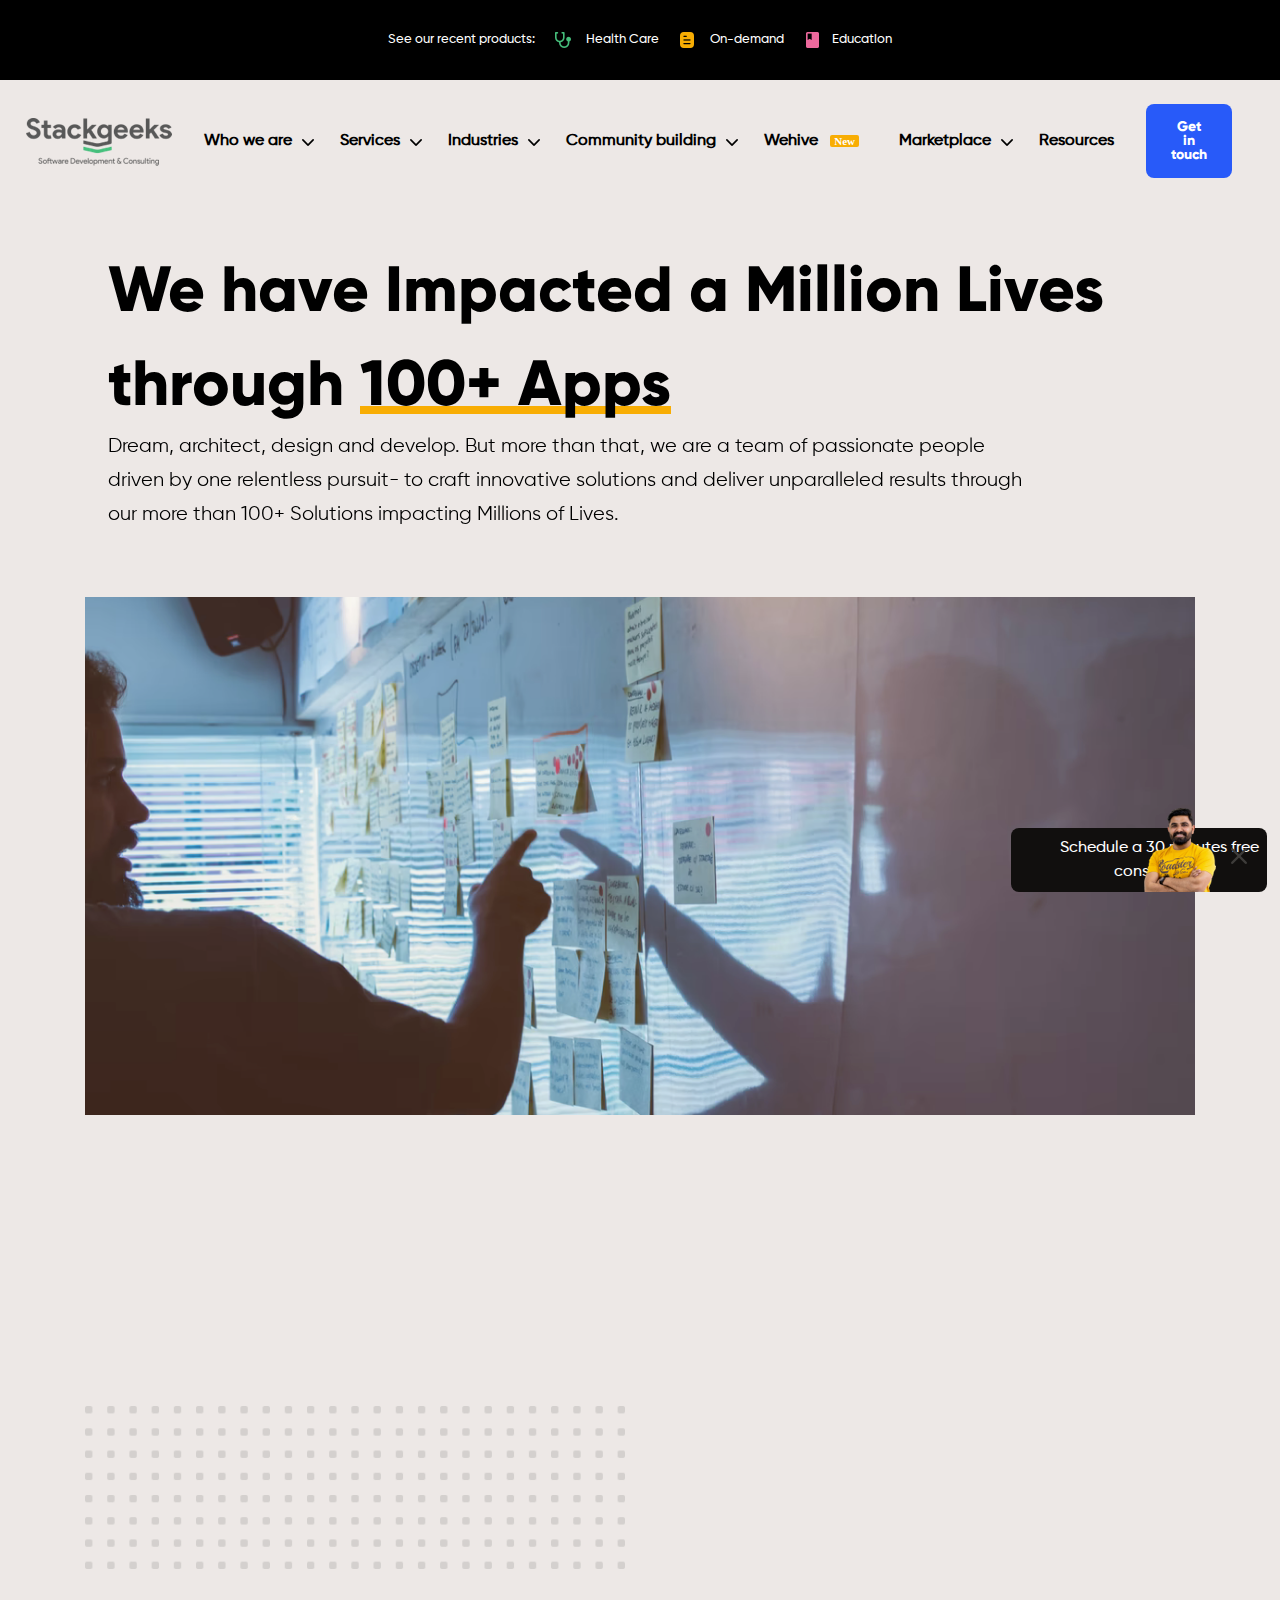
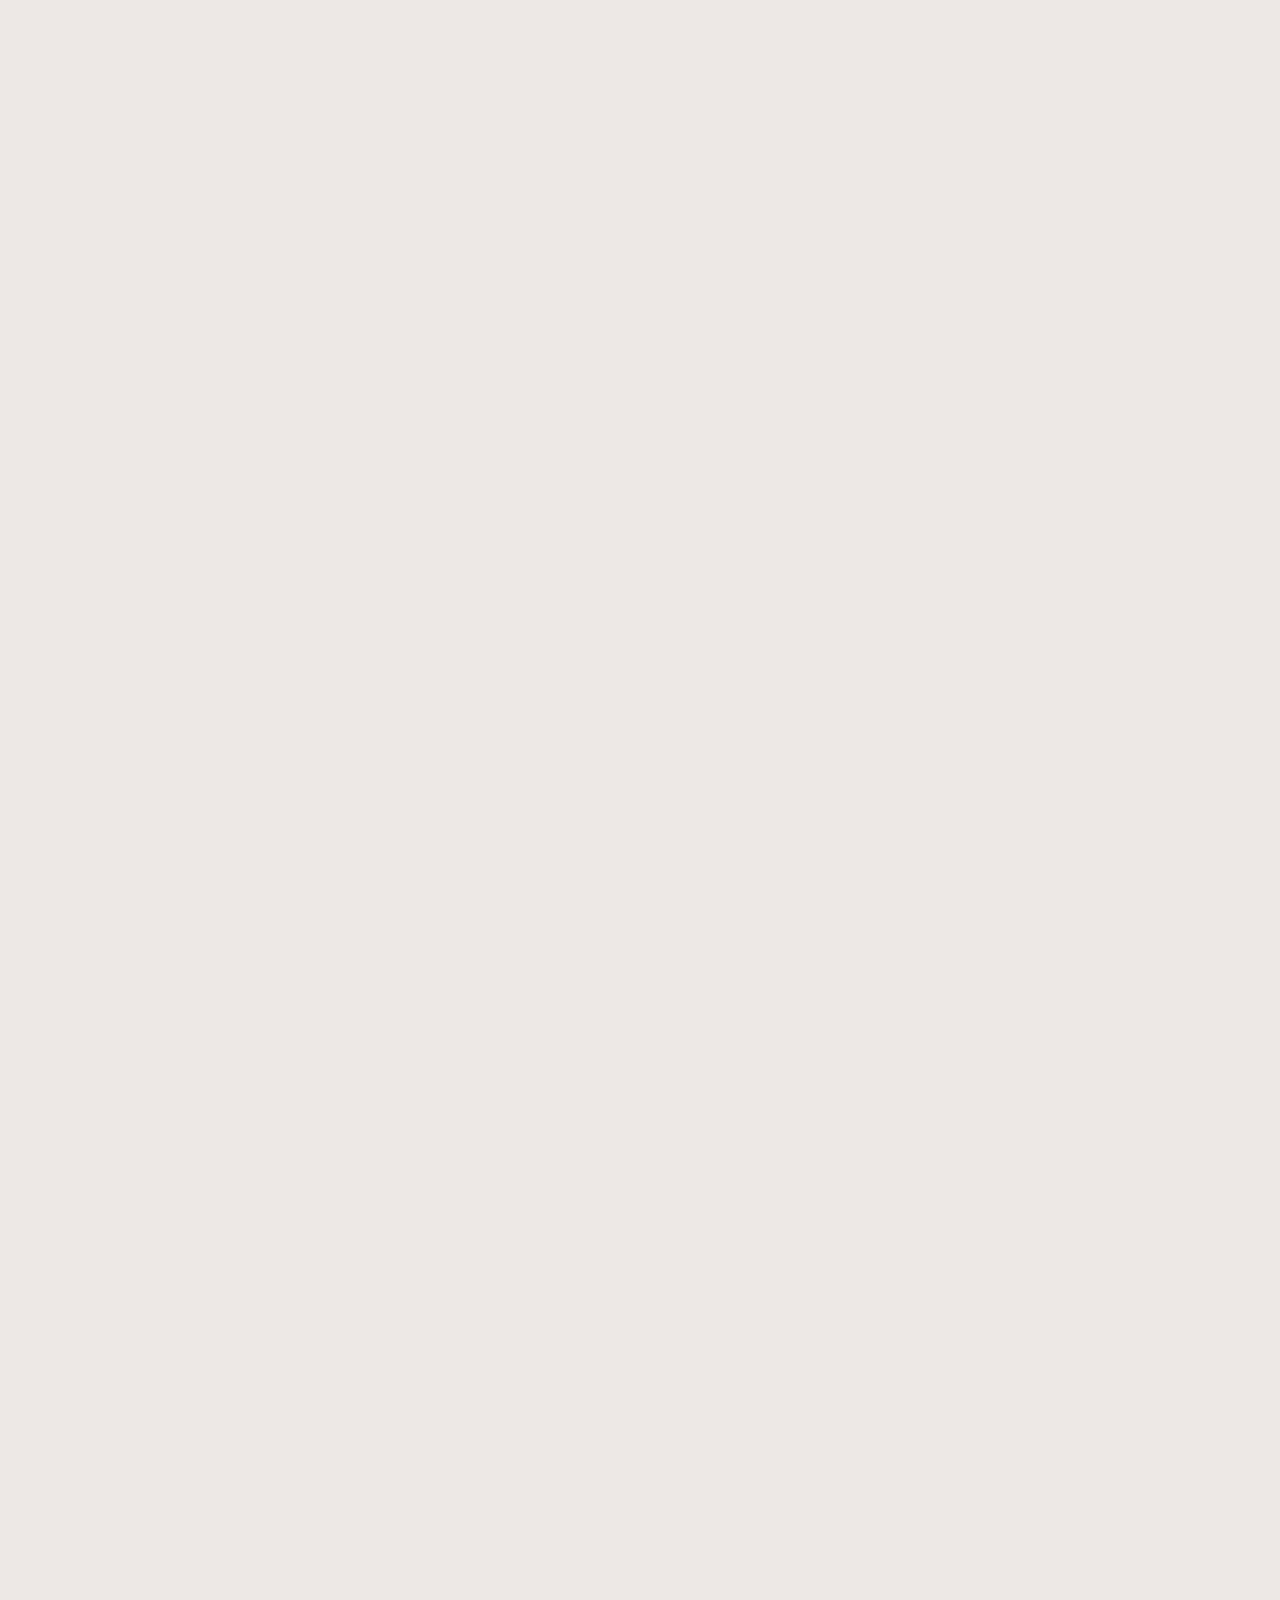
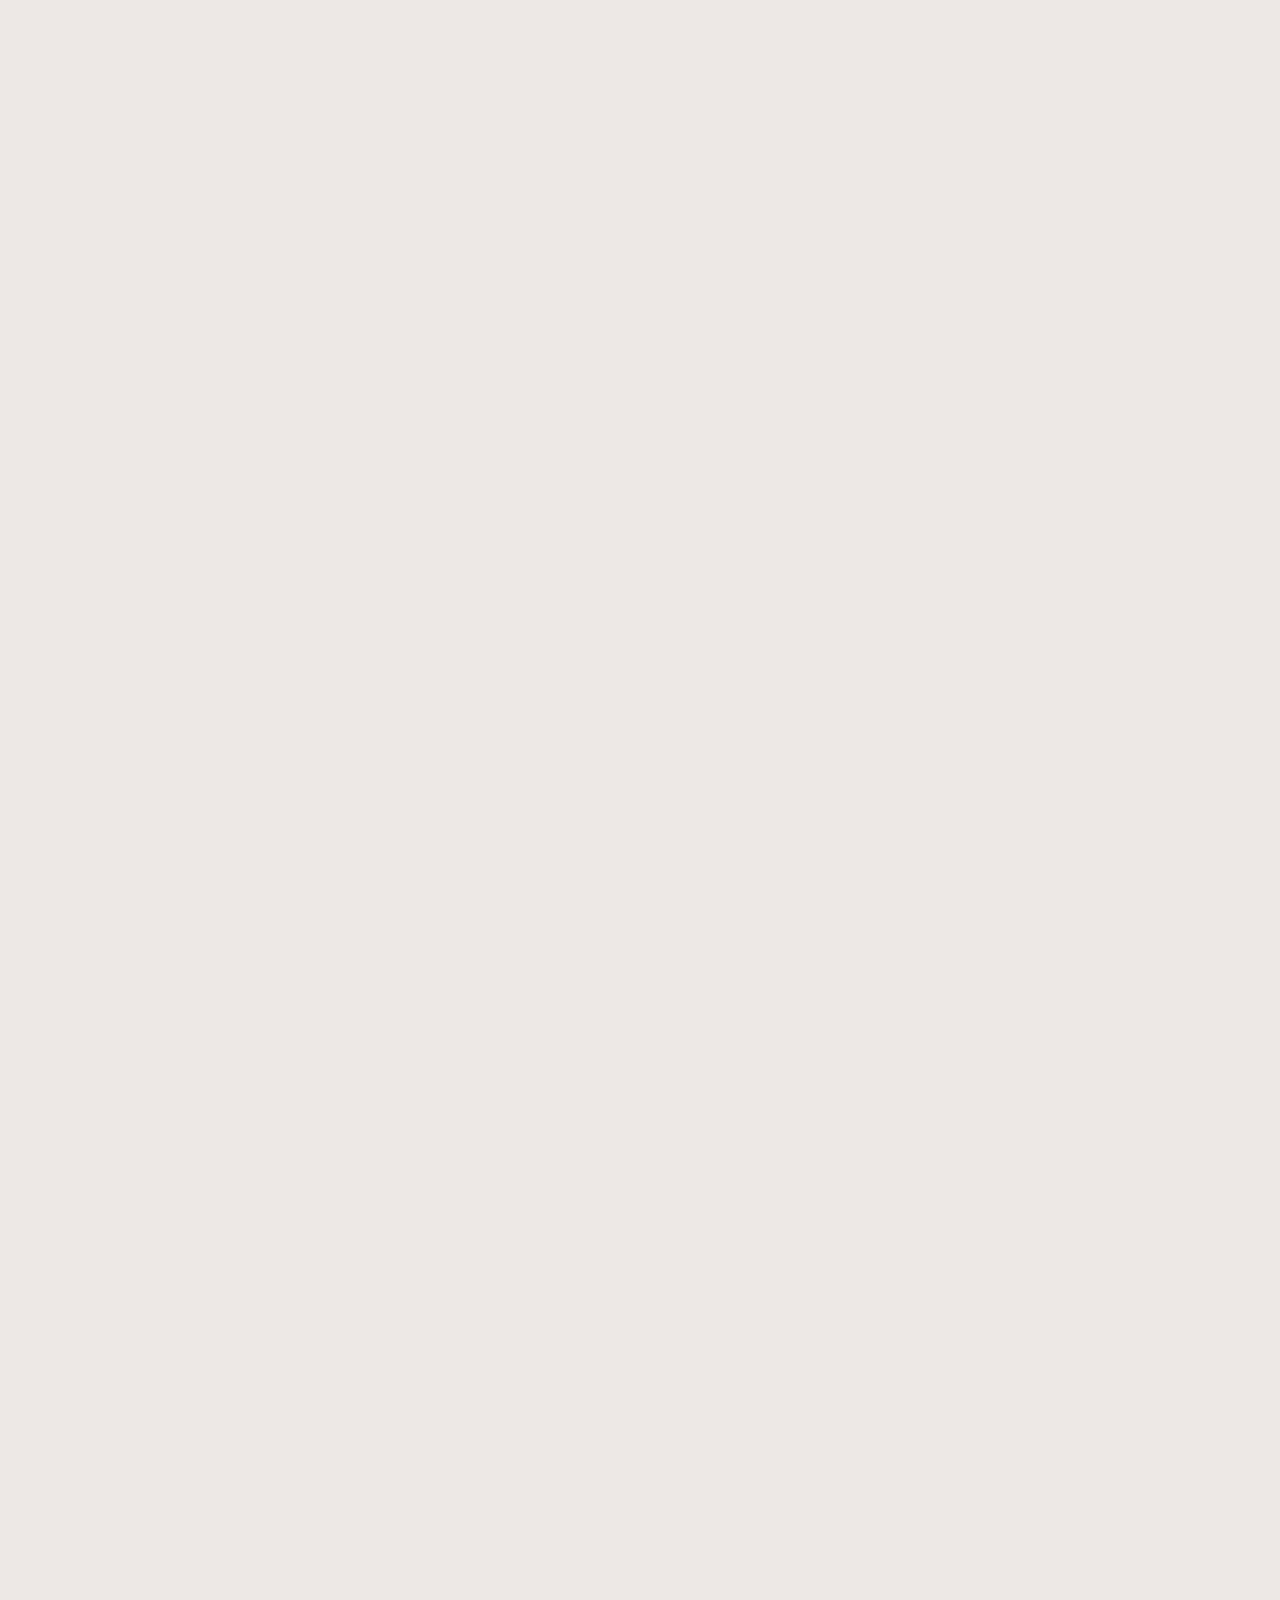
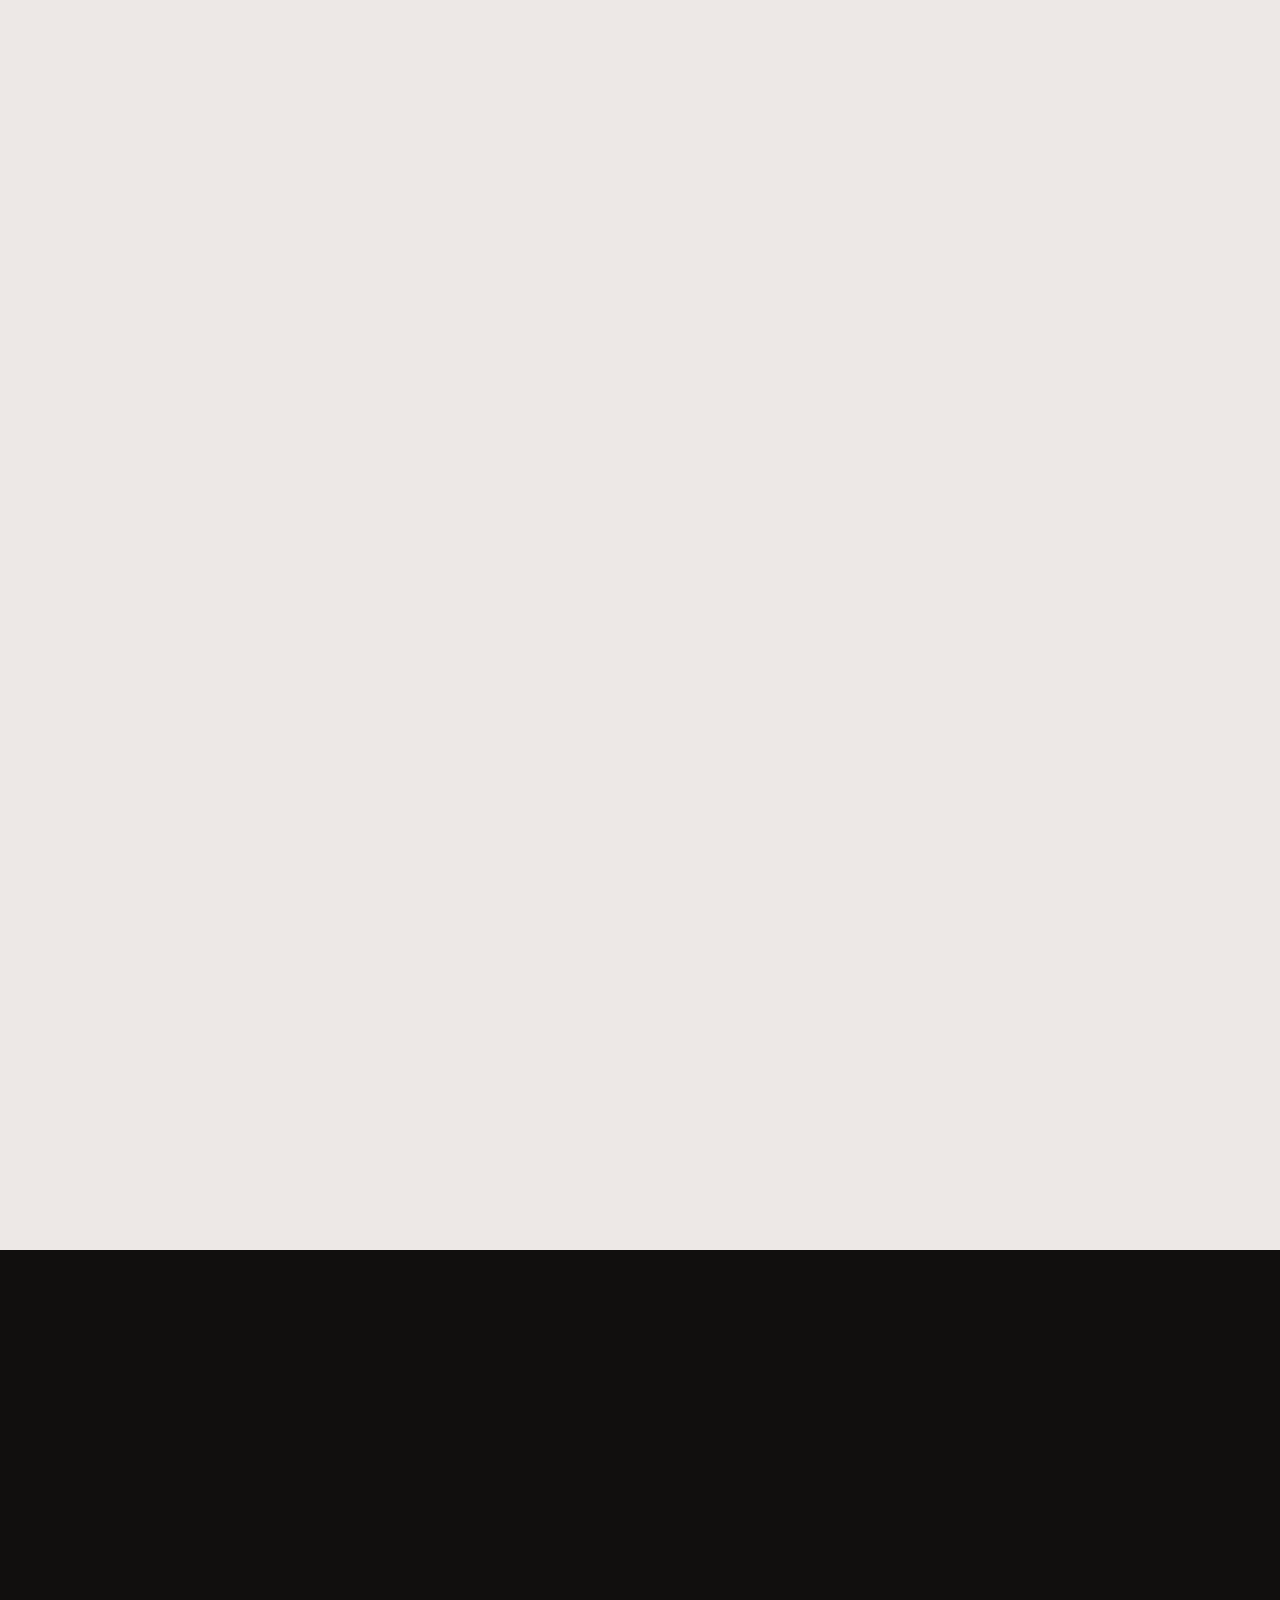
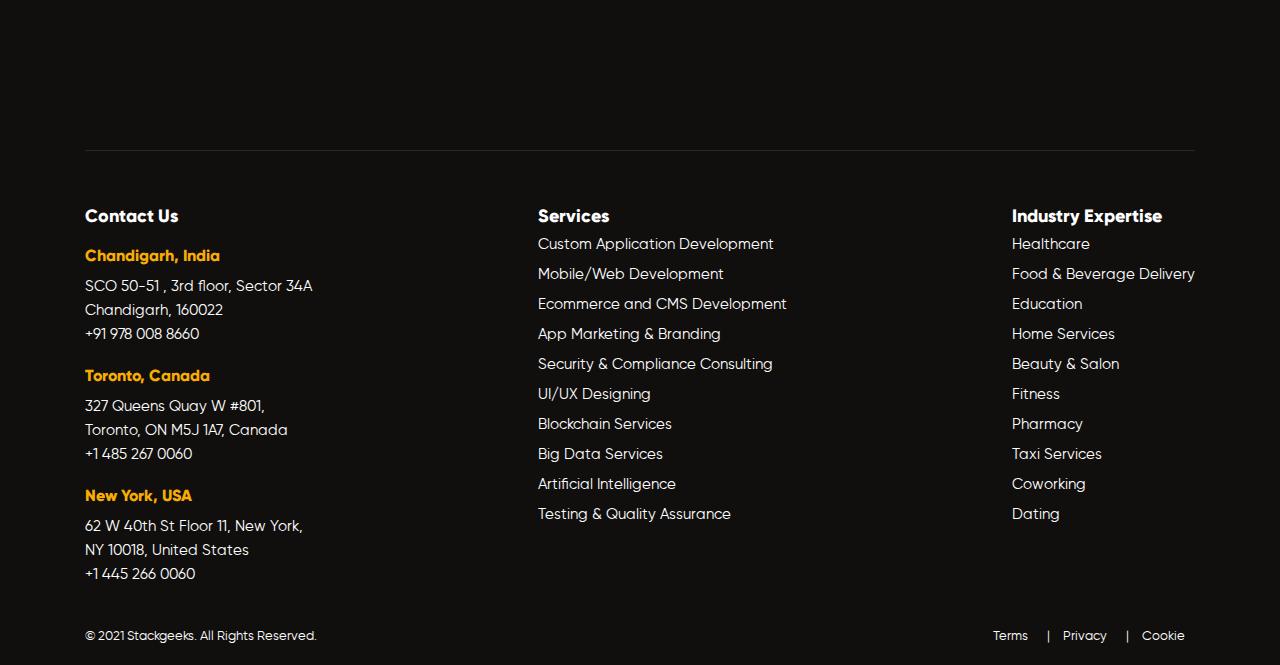
<file: index.html>
<!DOCTYPE html>
<html lang="en">

<head>
  <meta charset="UTF-8">
  <meta name="viewport" content="width=device-width, initial-scale=1.0">
  <title>index.html</title>
  <!-- boost-link -->
  <link rel="stylesheet" href="assets/css/bootstrap.min.css">
  <!-- reboot.css -->
  <link rel="stylesheet" href="assets/css/reboot.css">
  <!-- style.css -->
  <link rel="stylesheet" href="assets/css/style.css">
  <!-- owl-carousel.css -->
  <link rel="stylesheet" href="assets/css/owl.carousel.min.css">
  <link rel="stylesheet" href="assets/css/owl.theme.default.min.css">
  <!-- responsive.css -->
  <link rel="stylesheet" href="assets/css/responsive.css">
  <!-- font-icon.css -->
  <link rel="stylesheet" href="https://unpkg.com/aos@next/dist/aos.css" />
  <!-- aos-animations -->
  <link rel="stylesheet" href="https://cdnjs.cloudflare.com/ajax/libs/font-awesome/4.7.0/css/font-awesome.min.css">
  <link rel="preconnect" href="https://fonts.gstatic.com">
  <link href="https://fonts.googleapis.com/css2?family=Montserrat:ital,wght@0,500;1,300&display=swap" rel="stylesheet">
  <link rel="stylesheet" href="https://unpkg.com/aos@next/dist/aos.css" />
</head>

<body>
  <div class="cdkjs">
    <div class="top_section">
      <div class="container">
        <div class="inner-section ">
          <div class="first-tag assa">
            <h2>See our recent products:</h2>
          </div>
          <div class="first-tag">
            <h2> <img src="./assets/img/ic_healthcare.png" alt=""> Health Care</h2>
          </div>
          <div class="first-tag">
            <h2> <img src="./assets/img/ic_on_demand.png" alt=""> On-demand</h2>
          </div>
          <div class="first-tag">
            <h2> <img src="./assets/img/ic_education.png" alt="">Education</h2>
          </div>
        </div>
      </div>
    </div>
    <header>
      <nav class="nav">
        <ul class="nav-list ergre d-lg-none ">
          <div class="logo">
            <img src="./assets/img/header_logo.png" alt="">
          </div>
          <li class="nav-logo">
            <button class="btn main-btn mt-4">Get in touch</button>
            <button class="btn dfgf" id="nav-toggle" onclick="toggle()">
              <i class="fa fa-bars"></i></button>
          </li>
        </ul>
        <ul class="nav-list " id="fdsd">
          <li class="nav-logo d-lg-block d-none">
            <div class="logo">
              <img src="./assets/img/header_logo.png" alt="">
            </div>
          </li>
          <li class="nav-link"><a href="#">Who we are <img src="./assets/img/ic_dropdown.png" alt=""></a>
            <ul class="nav-drop">
              <li><a href="#">About </a></li>
              <li><a href="#">Work</a></li>
            </ul>
          </li>
          <li class="nav-link"><a href="#">Services <img src="./assets/img/ic_dropdown.png" alt=""></a>
            <ul class="nav-drop">
              <li>Portfolio</li>
              <li>Showcase</li>
            </ul>
          </li>
          <li class="nav-link"><a href="#">Industries <img src="./assets/img/ic_dropdown.png" alt=""></a>
            <!-- <ul class="nav-drop">
              <li>Portfolio</li>
              <li>Showcase</li>
            </ul> -->
          </li>
          <li class="nav-link"><a href="#">Community building <img src="./assets/img/ic_dropdown.png" alt=""></a>
            <!-- <ul class="nav-drop">
              <li>Portfolio</li>
              <li>Showcase</li>
            </ul> -->
          </li>
          <li class="nav-link"><a href="#">Wehive <span class="new">New</a></span>
          </li>
          <li class="nav-link"><a href="#">Marketplace <img src="./assets/img/ic_dropdown.png" alt=""></a>
            <!-- <ul class="nav-drop">
              <li>Portfolio</li>
              <li>Showcase</li>
            </ul> -->
          </li>
          <li class="nav-link"><a href="#">Resources</a></li>
          <li class="nav-item"><a href="#"><button class="btn main-btn">Get in touch</button></a></li>

        </ul>
      </nav>
    </header>
  </div>

  <!-- header-end -->
  <section class="first-section">
    <div class="container">
      <div class="row">
        <div class="col-lg-12">
          <!-- <h2 class="main-title">
           <span data-aos="fade-up" data-aos-duration="3000">
            Trusted By more 
           </span> <br class="d-lg-none d-block" /> <span data-aos="fade-up" data-aos-duration="3000">than</span> <span class="underline"data-aos="fade-up" data-aos-duration="3000"> 250 Global</span><br class="d-lg-none d-block" /> <span data-aos="fade-up" data-aos-duration="3000">Enterprises</span>
          </h2> -->

          <h2 class="main-title sdfgsd" data-aos="fade-up" data-aos-duration="900">
            We have Impacted a Million Lives through <span class="underline">100+ Apps</span>
          </h2>

        </div>
        <div class="col-lg-10">
          <div>
            <p class="main-para  wfwewf" data-aos="fade-up" data-aos-duration="500">
              Dream, architect, design and develop. But more than that, we are a team of passionate people driven by one
              relentless pursuit- to craft innovative solutions and deliver unparalleled results through our more than
              100+ Solutions impacting Millions of Lives.
            </p>
          </div>
        </div>
      </div>
    </div>
  </section>

  <!-- first section-end -->

  <section class="secend-section">
    <div class="container">
      <div class="secton-parant" data-aos="fade-up" data-aos-duration="500">
        <img src="./assets/img/banner_image.png" alt="">
        <div class="row">
          <div class="col-lg-6 ">
            <div class="background grwe">
              <div class="first-card " data-aos="fade-up" data-aos-duration="500">
                <p class="main-para next-para"> A PEOPLE-FIRST APPROACH</p>
                <p class="main-para font-para">Stratagise. <br>
                  Design.<br>
                  Implement.</p>
              </div>
            </div>

          </div>
          <div class="col-lg-6">
            <div class="pl-lg-3">
              <p class="main-para err" style="font-size: 18px; line-height: 28px;" data-aos="fade-up"
                data-aos-duration="500">
                Our human-centered design approach lets us empathize
                We provide full specifications for the digital experiences we
                design. We call it a UX Architectural Guide. This gives our
                clients a clear picture of the user experience and
                interaction model and ensures a smooth development
                process.
              </p>
              <p class="main-para err py-3" style="font-size: 18px; line-height: 28px;" data-aos="fade-up"
                data-aos-duration="500">
                A well-designed user interface not only presents your product effectively but boosts the customers’
                confidence in your brand. Customers come to you whenever they require related products or services. It
                builds customer satisfaction and trust in return.
              </p>
              <button class="btn main-btn mt-4" data-aos="fade-up" data-aos-duration="500">Read More</button>
            </div>
          </div>
        </div>
      </div>
    </div>
  </section>

  <!-- section-2 end -->
  <section class="thared-section ">
    <div class="container">
      <div class="text-center">
        <div class="ksvj" data-aos="fade-up" data-aos-duration="500">
          <h2 class="main-title">
            We Deliver Digital <br class="d-lg-block d-none" /> Experiences by <br class="d-lg-block d-none" /> Design.
          </h2>
        </div>
      </div>
      <div class="row mt-lg-5 mt-4" data-aos="fade-up" data-aos-duration="500">
        <div class="col-lg-6 ">
          <div class="fleek">
            <img src="./assets/img/ic_fleek.png" class=" sdfsd" alt="" data-aos="fade-up" data-aos-duration="500">
          </div>
        </div>
        <div class="col-lg-6 mt-lg-0 mt-4" data-aos="fade-up" data-aos-duration="500">
          <div class="pl-lg-3 aligin-center">
            <p class="main-para next-para xcfd"> <img src="./assets/img/fleek_logo.png" alt=""> Fleek</p>
            <p class="main-para" style="font-size: 18px; line-height: 28px;" data-aos="fade-up" data-aos-duration="500">
              Fleek is an AI enabled Subscriptions Manager. Track,
              Manage, Cancel your subscriptions or Split Payments
              with Fleek. Here’s More:
            </p>
            <ul class="uldj">
              <li data-aos="fade-up" data-aos-duration="500">
                <p class="main-para">Earn Rewards when you Renew, Take Subscriptions.</p>
              </li>
              <li data-aos="fade-up" data-aos-duration="500">
                <p class="main-para">Share Your Subscriptions with Friends.</p>
              </li>
              <li data-aos="fade-up" data-aos-duration="500">
                <p class="main-para">Get Discounts on Subscriptions.</p>
              </li>
            </ul>
            <p class="main-para  titke" data-aos="fade-up" data-aos-duration="500"> 100K+ Downloads on Playstore </p>
            <button class="btn main-btn mt-4 dfs" data-aos="fade-up" data-aos-duration="500">Read the Success
              Story</button>
          </div>
        </div>
      </div>
    </div>
  </section>

  <!-- section-3 end  -->
  <section class="thared-section" data-aos="fade-up" data-aos-duration="500">
    <div class="container">
      <div class="background profit">
        <div class="row">
          <div class="d-lg-none col-12 " data-aos="fade-up" data-aos-duration="500">
            <img class="d-lg-none d-block sdfsd" src="./assets/img/perifit_banner.png" alt="">
          </div>
          <div class="col-lg-6">
            <div class="pink-box">
              <div class="justify-content">
                <p class="main-para next-para xcfd " data-aos="fade-up" data-aos-duration="500"> Perifit</p>
                <img data-aos="fade-up" data-aos-duration="500" src="./assets/img/ic_perifit.png" alt="">
              </div>
              <p class="main-para " data-aos="fade-up" data-aos-duration="500"
                style="font-size: 18px; line-height: 28px;">Perifit is a revolutionary solution for
                Perifit is the ultimate Kegel exercise solution, designed to guide you and support you with your Kegel
                exercises, by making them accessible, fun and safe. Here’s More:
              </p>
              <ul class="uldj">
                <li data-aos="fade-up" data-aos-duration="500">
                  <p class="main-para">It helps you find Faulty Contractions of Muscles.</p>
                </li>
                <li data-aos="fade-up" data-aos-duration="500">
                  <p class="main-para">Control Video Games on Pelvic Floor Muscles.</p>
                </li>
                <li data-aos="fade-up" data-aos-duration="500">
                  <p class="main-para">Track Performance through frequency, release,<br> accuracy and strength. </p>
                </li>
              </ul>
              <button data-aos="fade-up" data-aos-duration="500" class="btn main-btn mt-lg-4 mt-3">Read the Success
                Story</button>
            </div>
          </div>
        </div>
      </div>
    </div>
  </section>

  <!-- fourth end  -->
  <section class="thared-section" data-aos="fade-up" data-aos-duration="500">
    <div class="container">
      <div class="background Societi" data-aos="fade-up" data-aos-duration="500">
        <div class="row">
          <div class="d-lg-none col-12 ">
            <img class="d-lg-none d-block sdfsd" data-aos="fade-up" data-aos-duration="500"
              src="./assets/img/societi_banner.png" alt="">
          </div>
          <div class="col-lg-6">
            <div class="pink-box" data-aos="fade-up" data-aos-duration="500">
              <div class="justify-content">
                <p class="main-para next-para xcfd" data-aos="fade-up" data-aos-duration="500"> Societi</p>
                <img src="./assets/img/societi_logo.png" data-aos="fade-up" data-aos-duration="500" alt="">
              </div>
              <p class="main-para " style="font-size: 18px; line-height: 28px;" data-aos="fade-up"
                data-aos-duration="500">
                Societi is a 24-hour trivia gaming app where you can win real cash prizes for predicting the outcomes of
                your favourite most popular live TV competitions and award shows. Here’s More:
              </p>
              <ul class="uldj">
                <li data-aos="fade-up" data-aos-duration="500">
                  <p class="main-para">Win Real Cash on Right Prediction.</p>
                </li>
                <li data-aos="fade-up" data-aos-duration="500">
                  <p class="main-para">Compete With your Friends.</p>
                </li data-aos="fade-up" data-aos-duration="500">
                <li data-aos="fade-up" data-aos-duration="500">
                  <p class="main-para">Earn Rewards by Sharing App. </p>
                </li>
                <li data-aos="fade-up" data-aos-duration="500">
                  <p class="main-para">Notifications when the Show is open for Voting. </p>
                </li>
              </ul>
              <button class="btn main-btn mt-lg-4 mt-3" data-aos="fade-up" data-aos-duration="500">Read the Success
                Story</button>
            </div>
          </div>
        </div>
      </div>
    </div>
  </section>

  <!-- fifth section -->
  <section class="thared-section" data-aos="fade-up" data-aos-duration="500">
    <div class="container">
      <div class="bottom-parant mb-4">
        <div class="row">
          <div class="col-sm-10">
            <h2 class="main-title" data-aos="fade-up" data-aos-duration="500">
              Realize your Growth Plan with Stackgeeks and Scale your Buisness
            </h2>
          </div>
        </div>
        <div class="botot-dnf mt-4">
          <div class="w-lg-75 w-100">
            <p class="main-para " data-aos="fade-up" data-aos-duration="500"
              style="font-size: 18px; line-height: 28px;">
              We have been converting Dreams into Reality for 15 Years now. Our Developers, Business Specialists and
              Analysts have always been Productive towards Clients’ Business Growth.
            </p>
            <p class="main-para mt-4" data-aos="fade-up" data-aos-duration="500"
              style="font-size: 18px; line-height: 28px;">
              We are always committed to provide innovative IT solutions and services that streamline business
              processes, galvanize enterprise productivity and help clients achieve their business objectives with the
              aim of achieving 100% customer satisfaction every time.
            </p>
          </div>
        </div>
      </div>
      <div class="owl-carousel owl-theme" data-aos="fade-up" data-aos-duration="500">
        <div class="item"><img src="./assets/img/logo_1.png" class="img-fluid" alt=""></div>
        <div class="item"> <img src="./assets/img/logo_2.png" class="img-fluid" alt=""></div>
        <div class="item"><img src="./assets/img/logo_3.png" class="img-fluid" alt=""></div>
        <div class="item"><img src="./assets/img/logo_4.png" class="img-fluid" alt=""></div>
        <div class="item"> <img src="./assets/img/logo_5.png" class="img-fluid" alt=""></div>
        <div class="item"><img src="./assets/img/logo_6.png" class="img-fluid" alt=""></div>
        <div class="item"> <img src="./assets/img/logo_7.png" class="img-fluid" alt=""></div>
      </div>
    </div>
  </section>

  <!-- fifth section end -->
  <section class="thared-section " data-aos="fade-up" data-aos-duration="500">
    <div class="container">
      <div class="main-sjdfh" data-aos="fade-up" data-aos-duration="500">
        <div class="text-center">
          <p class="sdlfjk">Our key figures.</p>
        </div>
        <div class="main-fifit" data-aos="fade-up" data-aos-duration="500">
          <div class="sklfdjkh">
            <h2>5000+</h2>
            <p>Global/Satisfied Customers</p>
          </div>
          <div class="sklfdjkh fjgkdf " data-aos="fade-up" data-aos-duration="500">
            <h2>5000+</h2>
            <p>Custom Apps Developed</p>
          </div>
          <div class="sklfdjkh" data-aos="fade-up" data-aos-duration="500">
            <h2>20+</h2>
            <p>Industries Served</p>
          </div>
        </div>
        <div class="sdkfljk" data-aos="fade-up" data-aos-duration="4000">
          <p>Like Numbers? You will like the Pricing Plans too!</p>
        </div>
      </div>
    </div>
  </section>

  <!-- sisth section end  -->

  <section class="mt-4" data-aos="fade-up" data-aos-duration="500">
    <div class="container">
      <div class="ksvj">
        <h2 class="main-title" data-aos="fade-up" data-aos-duration="500">
          Trusted by the World’s <br class="d-lg-block d-none" /> Leading Startups and <br class="d-lg-block d-none" />
          Enterprises.
        </h2>
      </div>
    </div>
  </section>


  <!-- fifit sectio -end -->
  <section class="tester_new text-center" data-aos="fade-up" data-aos-duration="4500">
    <div class="container">
      <div id="carouselExampleIndicators" class="carousel slide" data-ride="carousel">
        <div class="row lsfjdk">
          <div class="col-lg-6 order1">
            <div class="carousel-inner" role="listbox">
              <div class="carousel-item active">
                <div class="row">
                  <div class="col-sm-12">
                    <div class="postion">
                      <p> <img src="./assets/img/ic_quote_1.png" alt=""> <br> Stackgeeks is our Outsourcing partner.
                        They really focus on customers and understand their business objectives.
                        We worked with them for over 5 years and they have really done an outstanding job for us. <br>
                        <span><img src="./assets/img/ic_quote_2.png" /> </span>
                      </p>
                      <h5>William Garrett</h5>
                      <p>Founder, Fleek</p>
                      <div class="bottom-text">
                        <p>01</p>
                        <p>03</p>
                      </div>
                    </div>
                  </div>
                </div>
              </div>
              <div class="carousel-item ">
                <div class="row">
                  <div class="col-sm-12">
                    <div class="postion">
                      <p> <img src="./assets/img/ic_quote_1.png" alt=""> <br> Stackgeeks is our Outsourcing partner.
                        They really focus on customers and understand their business objectives.
                        We worked with them for over 5 years and they have really done an outstanding job for us. <br>
                        <span><img src="./assets/img/ic_quote_2.png" /> </span>
                      </p>
                      <h5>William Garrett</h5>
                      <p>Founder, Fleek</p>
                      <div class="bottom-text ds">
                        <p>01</p>
                        <p>03</p>
                      </div>
                    </div>
                  </div>
                </div>
              </div>
              <div class="carousel-item ">
                <div class="row">
                  <div class="col-sm-12">
                    <div class="postion">
                      <p> <img src="./assets/img/ic_quote_1.png" alt=""> <br>Stackgeeks is our Outsourcing partner.
                        They really focus on customers and understand their business objectives.
                        We worked with them for over 5 years and they have really done an outstanding job for us. <br>
                        <span><img src="./assets/img/ic_quote_2.png" /> </span>
                      </p>
                      <h5>William Garrett</h5>
                      <p>Founder, Fleek</p>
                      <div class="bottom-text ad">
                        <p>01</p>
                        <p>03</p>
                      </div>
                    </div>
                  </div>
                </div>
              </div>
            </div>
          </div>
          <div class="col-lg-6 order">
            <ol class="carousel-indicators">
              <li data-target="#carouselExampleIndicators" data-slide-to="0" class="active"></li>
              <li data-target="#carouselExampleIndicators" data-slide-to="1"></li>
              <li data-target="#carouselExampleIndicators" data-slide-to="2"></li>
            </ol>
          </div>

        </div>
      </div>
    </div>
  </section>

  <!-- last-section -->
  <section class="last-section" data-aos="fade-up" data-aos-duration="500">
    <div class="container">
      <div class="text-center">
        <h2 class="bottom-title">Client Case Study</h2>
      </div>
      <!-- Topic Cards -->
      <div id="cards_landscape_wrap-2">
        <div class="row">
          <div class="col-xs-12 col-sm-6 col-lg-4 mb-3" data-aos="fade-up" data-aos-duration="500">
            <div class="card-flyer">
              <div class="text-box">
                <div class="image-box">
                  <img src="./assets/img/casestudy_1.png" alt="" />
                </div>
                <div class="text-container">
                  <h6>Apollo Case Study</h6>
                  <p>The conventional method of providing a discharge summary to the patients at Indraprastha Apollo
                    Hospitals involved a cumbersome print-sign-scan-store routine in obtaining signatures from the pat…
                  </p>
                  <div class="justify-content">
                    <a href="#" class="readmore">Read More</a>
                    <img src="./assets/img/ic_arrow.png" alt="">
                  </div>
                </div>

              </div>
            </div>
          </div>
          <div class="col-xs-12 col-sm-6 col-lg-4 mb-3" data-aos="fade-up" data-aos-duration="500">
            <div class="card-flyer">
              <div class="text-box">
                <div class="image-box">
                  <img src="./assets/img/casestudy_2.png" alt="" />
                </div>
                <div class="text-container">
                  <h6>GSK Case Study</h6>
                  <p>
                    From R&D to clinical testing, successfully launching a new drug requires many signatures and
                    approvals from stakeholders worldwide. GSK can no longer afford to deal with paper and manual s…
                  </p>
                  <div class="justify-content">
                    <a href="#" class="readmore">Read More</a>
                    <img src="./assets/img/ic_arrow.png" alt="">
                  </div>
                </div>

              </div>
            </div>
          </div>
          <div class="col-xs-12 col-sm-6 col-lg-4 mb-3" data-aos="fade-up" data-aos-duration="500">
            <div class="card-flyer">
              <div class="text-box">
                <div class="image-box">
                  <img src="./assets/img/casestudy_3.png" alt="" />
                </div>
                <div class="text-container">
                  <h6>ICON Case Study</h6>
                  <p>
                    ICON traditionally employed manual document signing processes to handle all its documentation needs.
                    These documents were labor-intensive and slowed down the entire process as paper docum…
                  </p>
                  <div class="justify-content">
                    <a href="#" class="readmore">Read More</a>
                    <img src="./assets/img/ic_arrow.png" alt="">
                  </div>
                </div>

              </div>
            </div>
          </div>
        </div>
      </div>
    </div>
  </section>

  <!-- section -->
  <section class="lastdlsj">
    <div class="container">
      <div class="text-center dfd" data-aos="fade-up" data-aos-duration="4500">
        <h2>Got a Software or App Development Project in Mind?<br>
          Get Started Now.</h2>
        <a href="#"><button class="btn main-btn">Contact Us</button></a>
      </div>
    </div>
  </section>
  <footer class="footer">
    <div class="container">
      <div class="content">
        <div class="link-boxes">
          <ul class="box">
            <li class="link_name">Contact Us</li>
            <li><a href="#"><span>Chandigarh, India</span></a></li>
            <li><a href="#">SCO 50-51 , 3rd floor, Sector 34A <br /> Chandigarh, 160022<br />
                +91 978 008 8660</a></li>
            <li><a href="#"><span>Toronto, Canada</span></a></li>
            <li><a href="#">327 Queens Quay W #801, <br />Toronto, ON M5J 1A7, Canada<br />
                +1 485 267 0060</a></li>
            <li><a href="#"><span>New York, USA</span></a></li>
            <li><a href="#">62 W 40th St Floor 11, New York, <br />NY 10018, United States<br />
                +1 445 266 0060</a></li>
          </ul>
          <ul class="box">
            <li class="link_name">Services</li>
            <li><a href="#">Custom Application Development</a></li>
            <li><a href="#">Mobile/Web Development</a></li>
            <li><a href="#">Ecommerce and CMS Development</a></li>
            <li><a href="#">App Marketing & Branding</a></li>
            <li><a href="#">Security & Compliance Consulting</a></li>
            <li><a href="#">UI/UX Designing</a></li>
            <li><a href="#">Blockchain Services</a></li>
            <li><a href="#">Big Data Services</a></li>
            <li><a href="#">Artificial Intelligence</a></li>
            <li><a href="#">Testing & Quality Assurance </a></li>

          </ul>
          <ul class="box">
            <li class="link_name">Industry Expertise</li>
            <li><a href="#">Healthcare</a></li>
            <li><a href="#">Food & Beverage Delivery </a></li>
            <li><a href="#">Education</a></li>
            <li><a href="#">Home Services </a></li>
            <li><a href="#">Beauty & Salon </a></li>
            <li><a href="#">Fitness</a></li>
            <li><a href="#">Pharmacy</a></li>
            <li><a href="#">Taxi Services</a></li>
            <li><a href="#">Coworking</a></li>
            <li><a href="#">Dating</a></li>

          </ul>

        </div>
      </div>
    </div>
  </footer>
  <section class="bottom-section">
    <div class="container">
      <div class="bottom-details">
        <div class="bottom_text">
          <span class="copyright_text"><a href="#">© 2021 Stackgeeks. All Rights Reserved.</a></span>
          <span class="policy_terms">
            <a href="#">Terms <span class="pl-3">|</span></a>
            <a href="#">Privacy <span class="pl-3">|</span></a>
            <a href="#">Cookie </a>
          </span>
        </div>
      </div>
    </div>
  </section>
  <div style="margin: 0 auto ;">
    <section class="info-section" id="croses">
      <div class="containe">
        <div class="text-center">
          <ul class="mb-0">
            <li class="link_name">Schedule a 30 minutes free consulation. <img src="./assets/img/hitesh_photo.png"
                alt=""></li>
            <img src="./assets/img/call_close.png" onclick="onClose()" class="crose" alt="">
          </ul>
        </div>
      </div>
    </section>
  </div>

  <script src="assets/js/jquery.js"></script>
  <script src="assets/js/bootstrap.bundle.min.js"></script>
 
  <script src="assets/js/owl.carousel.min.js"></script>
  <script src="https://unpkg.com/aos@next/dist/aos.js"></script>
  <script src="assets/js/style.js"></script>
</body>



</html>
</file>
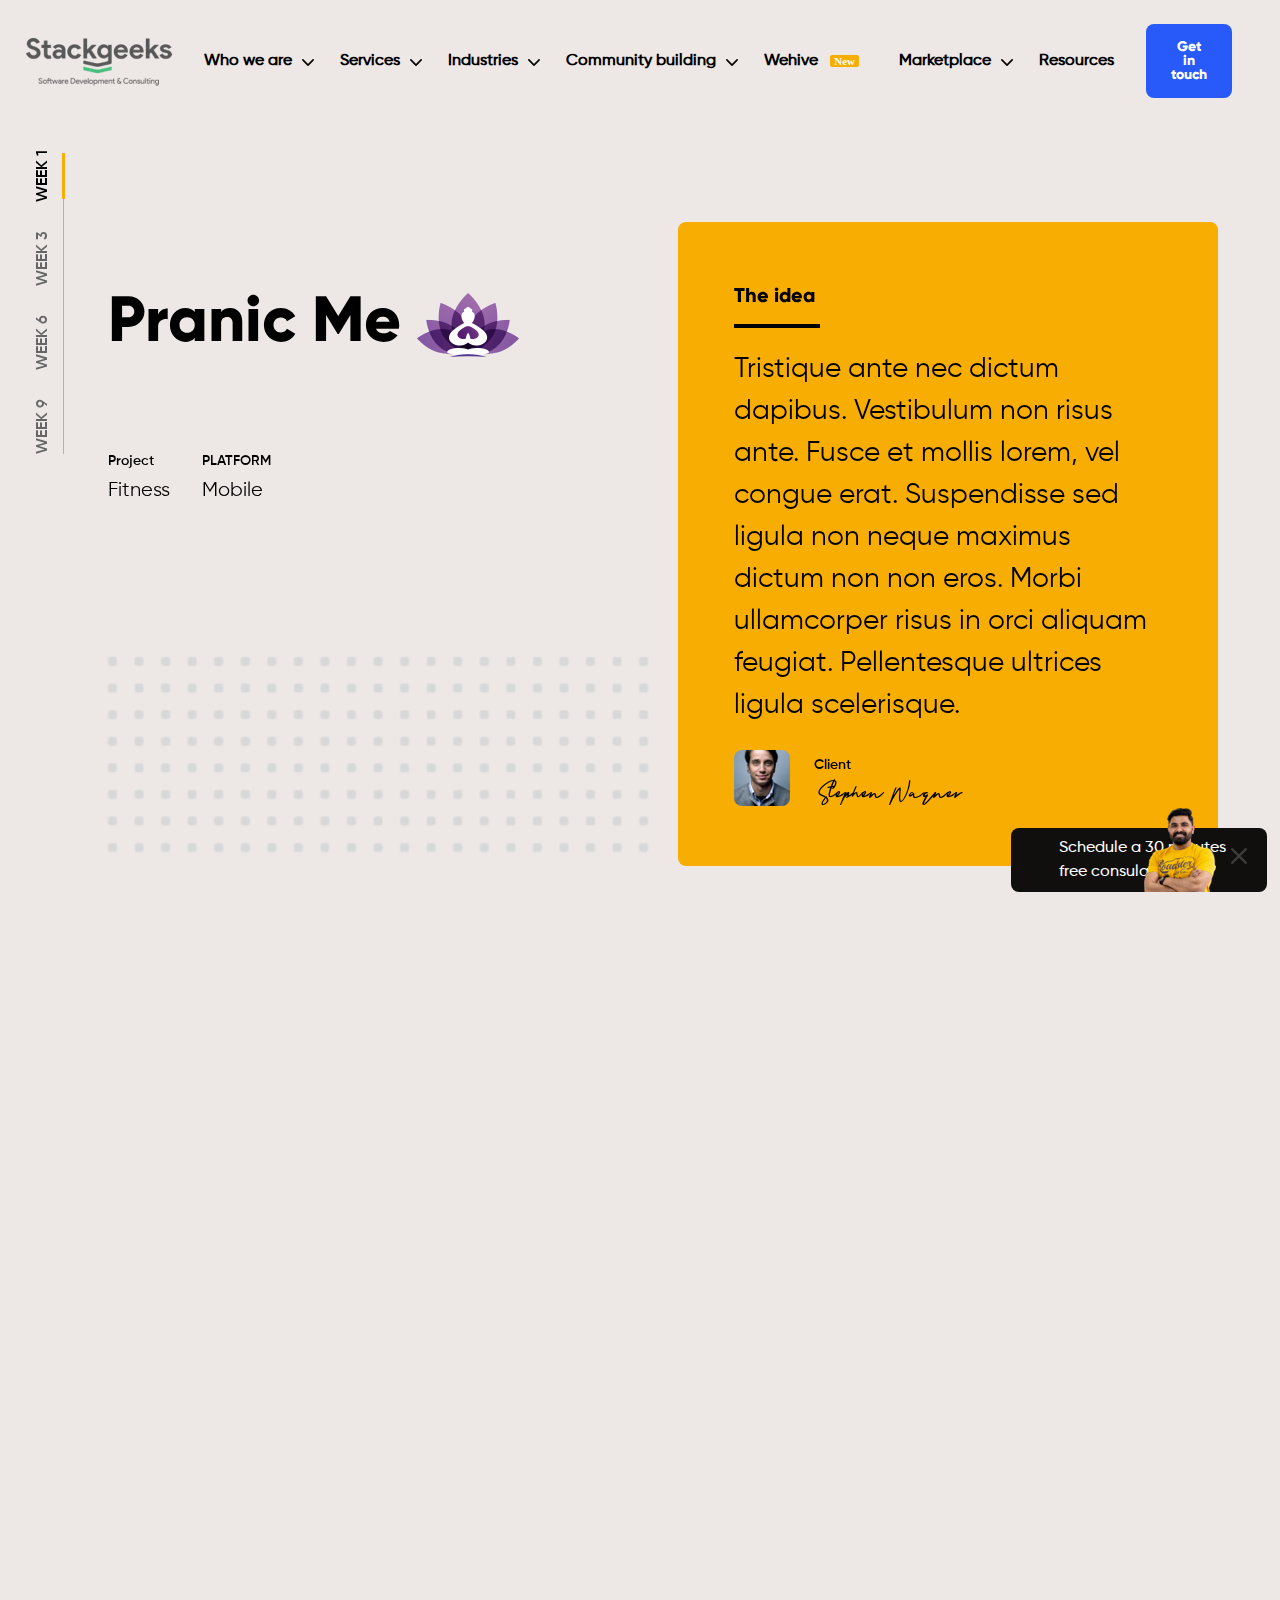
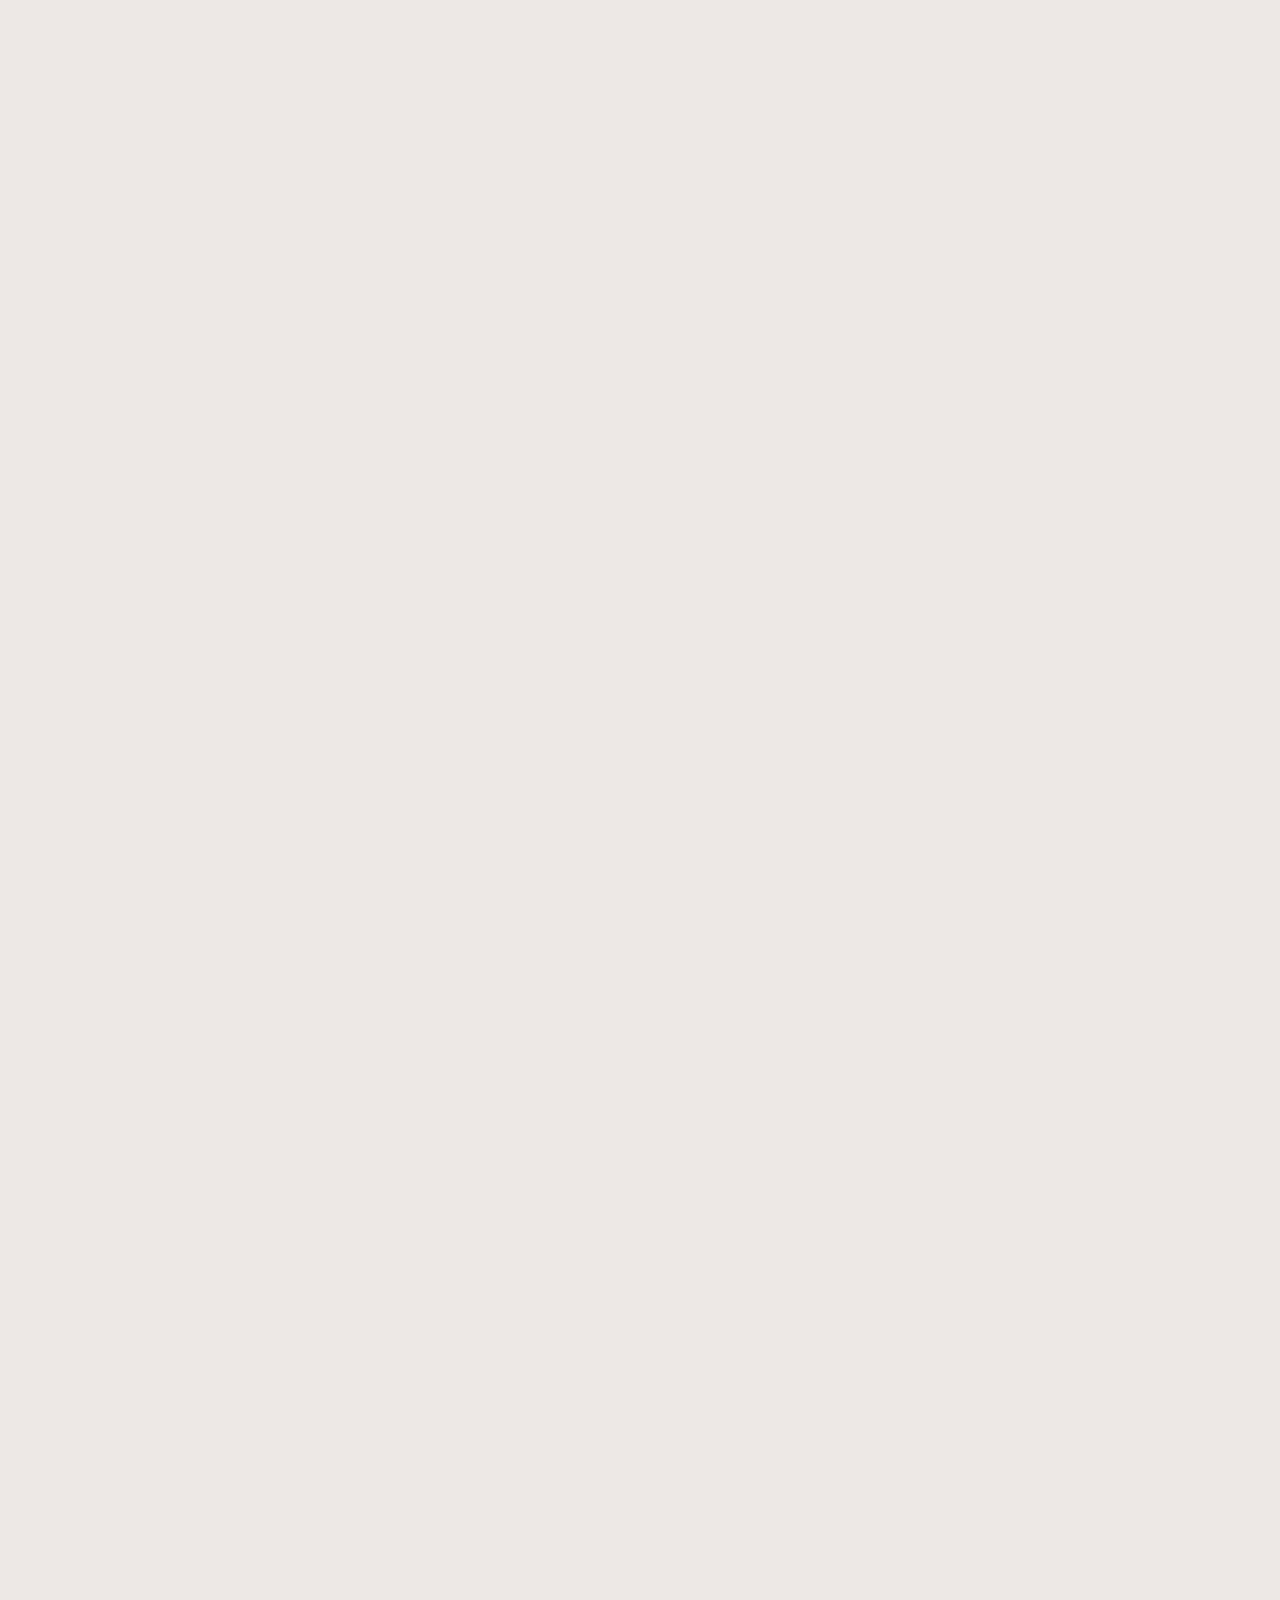
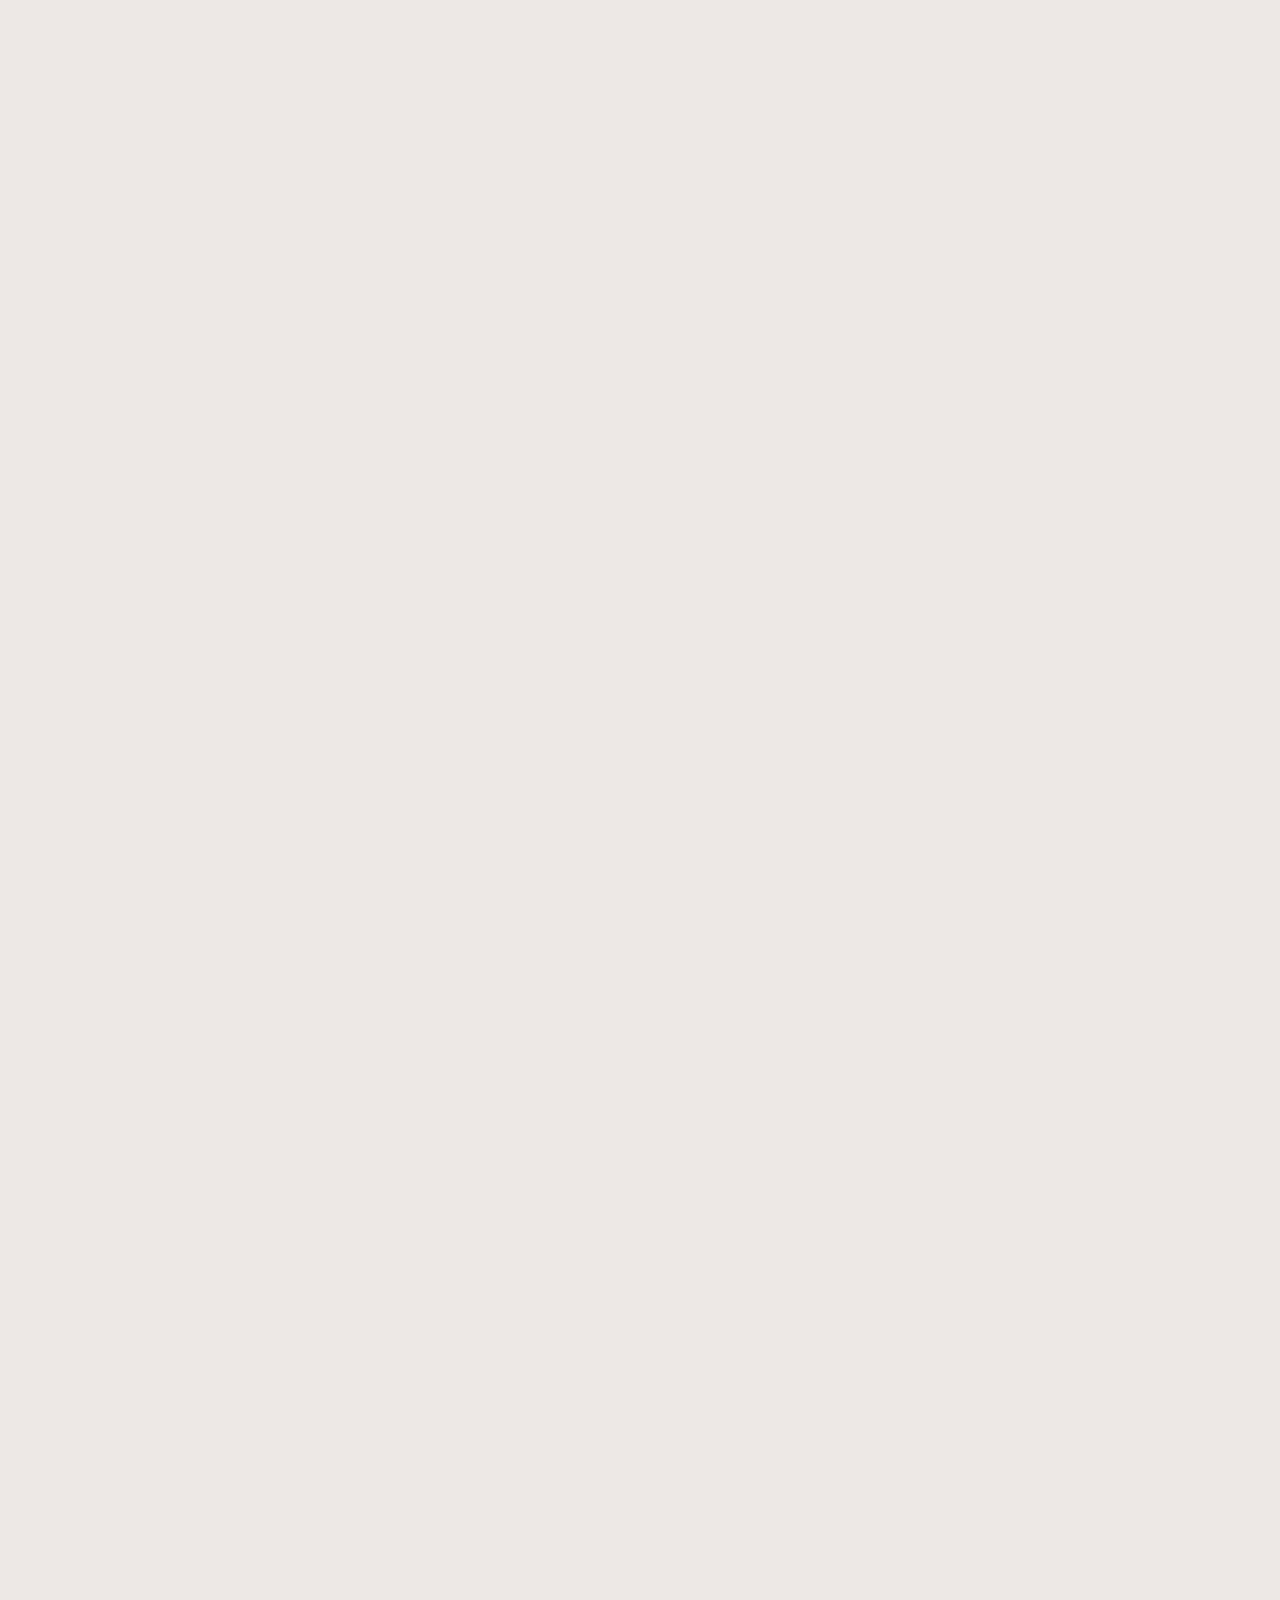
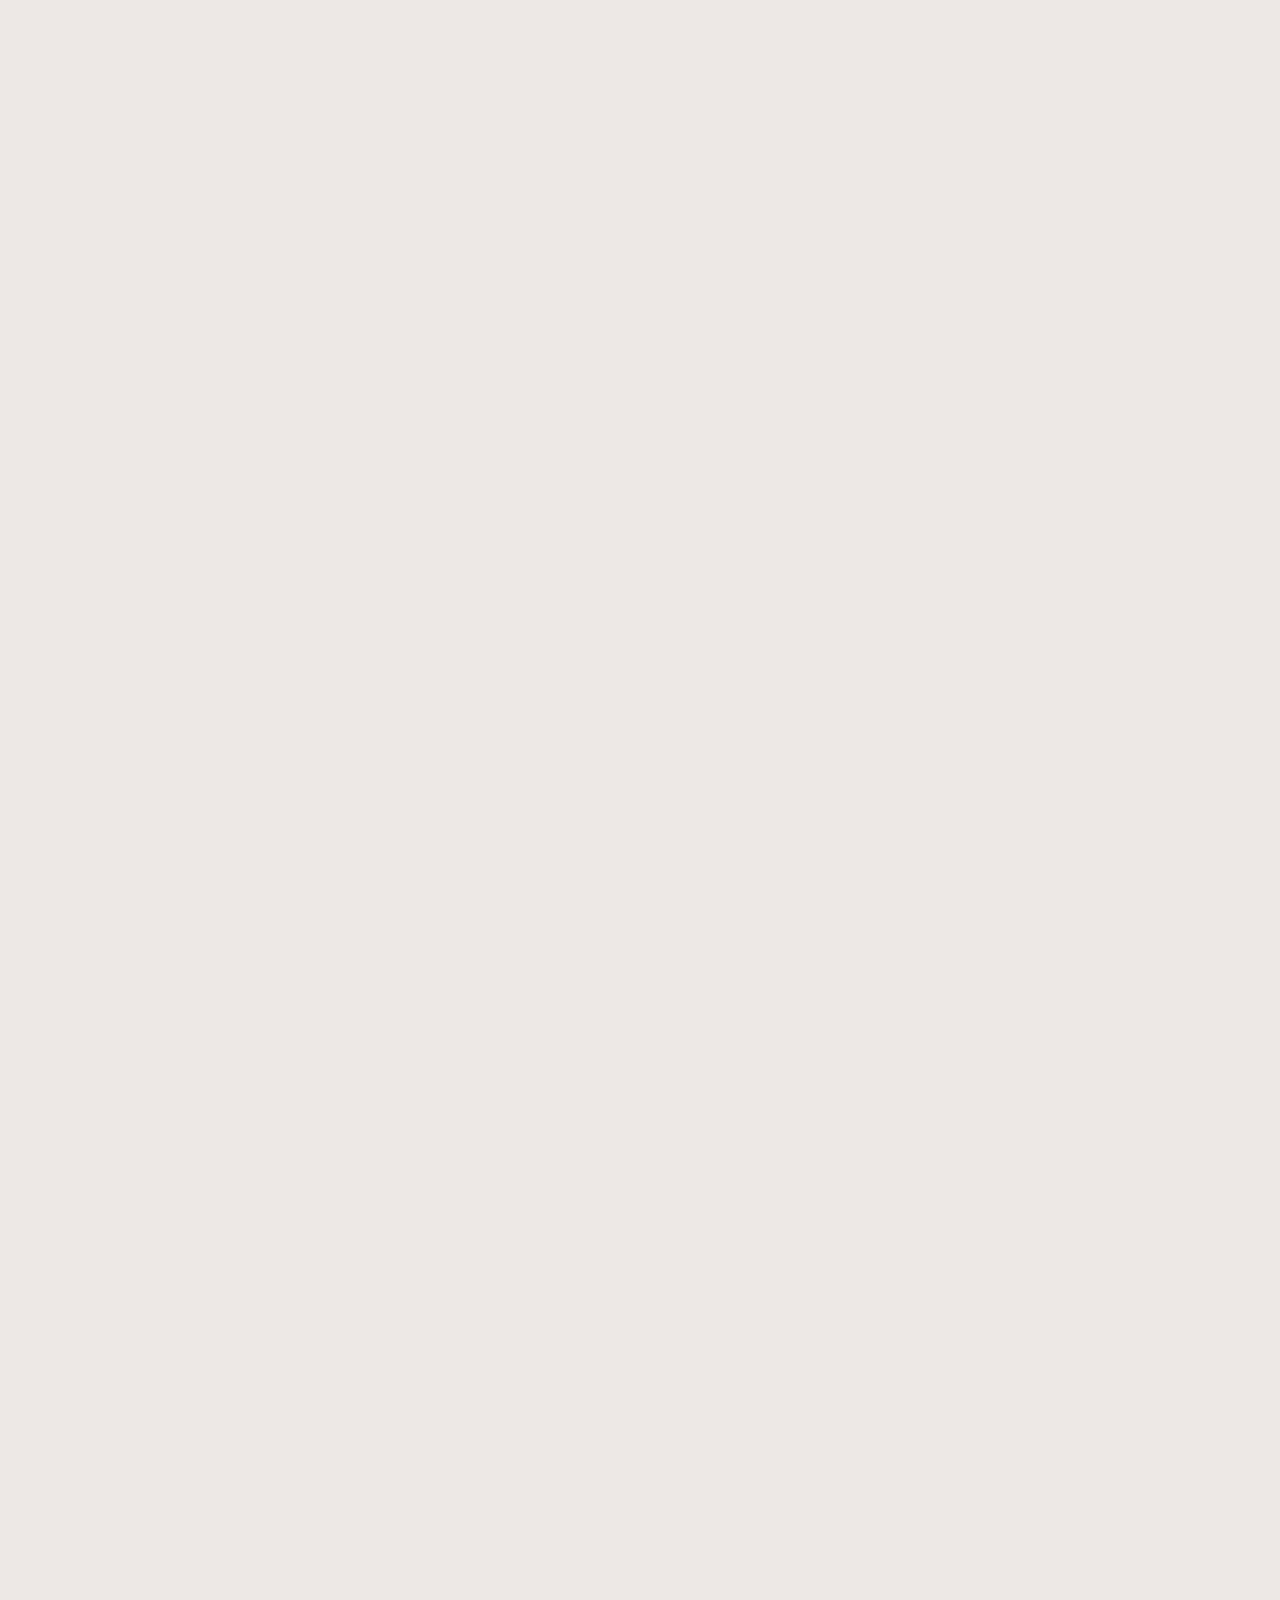
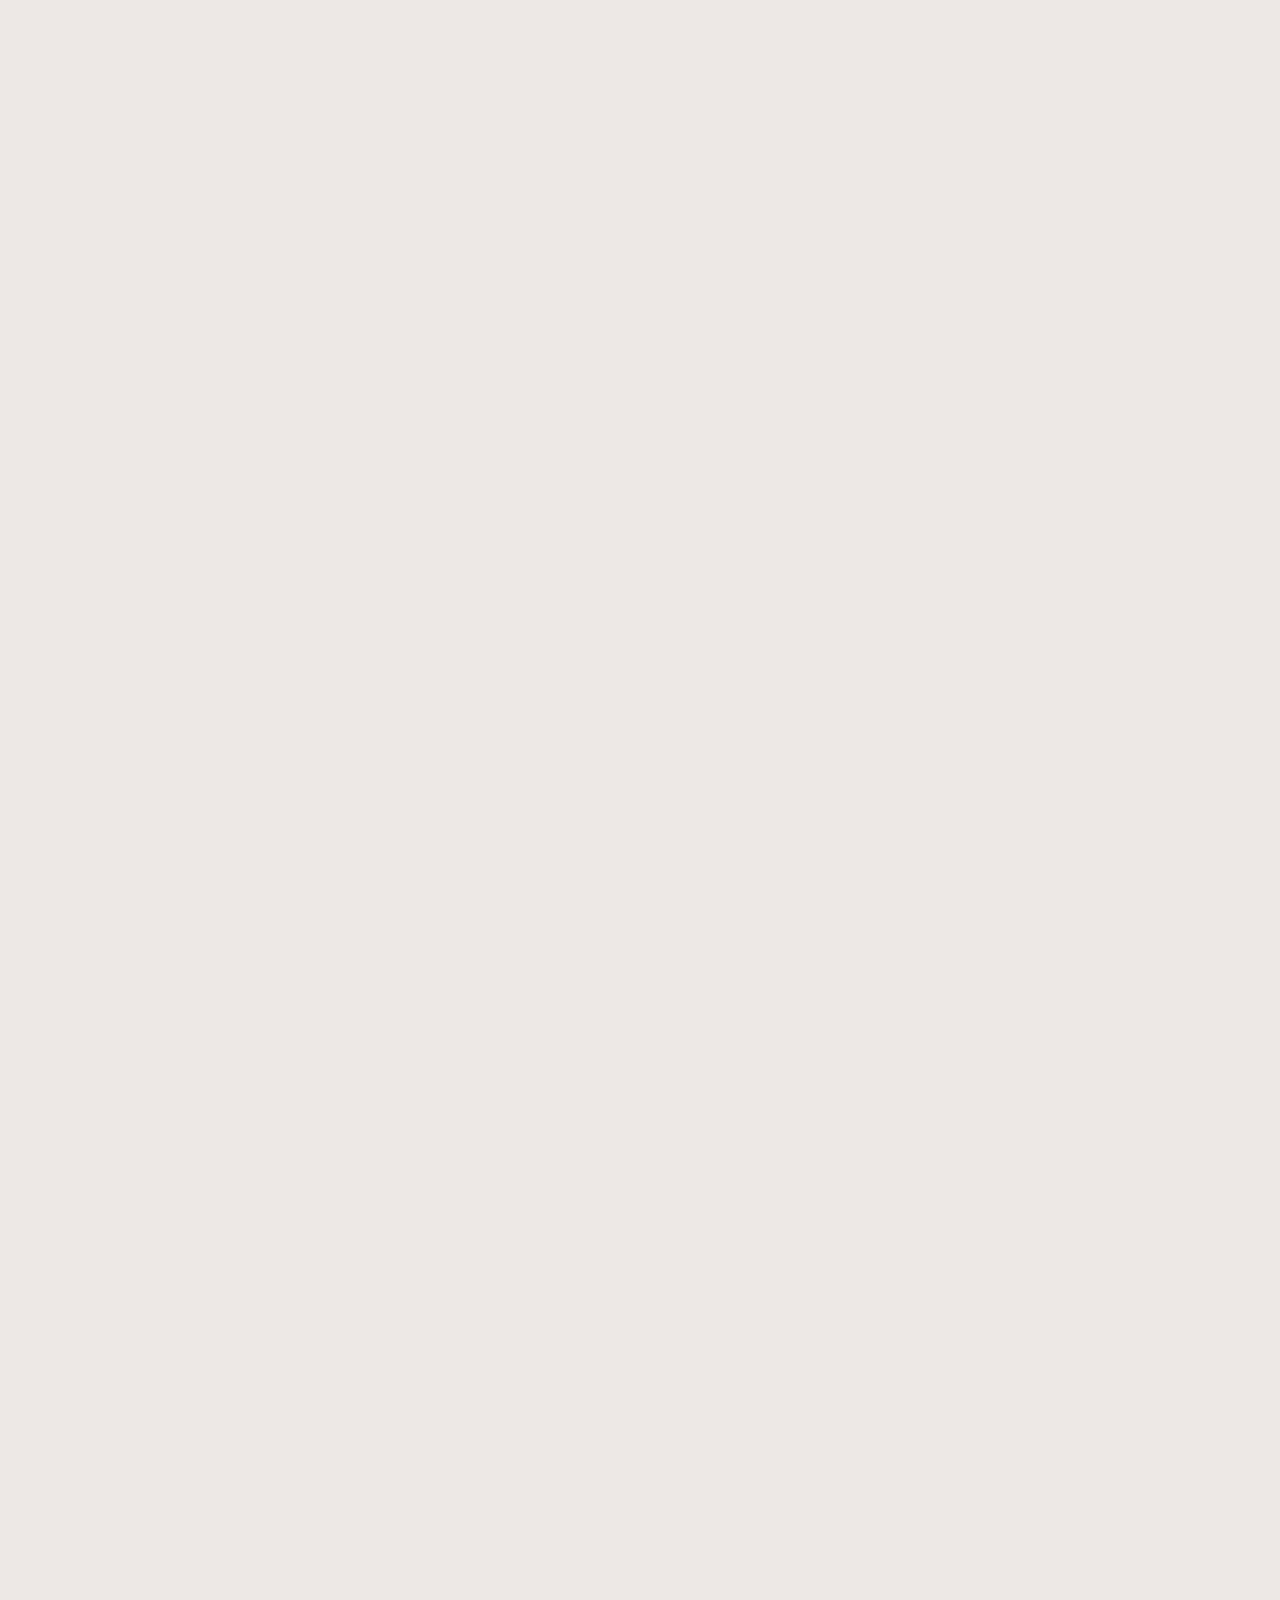
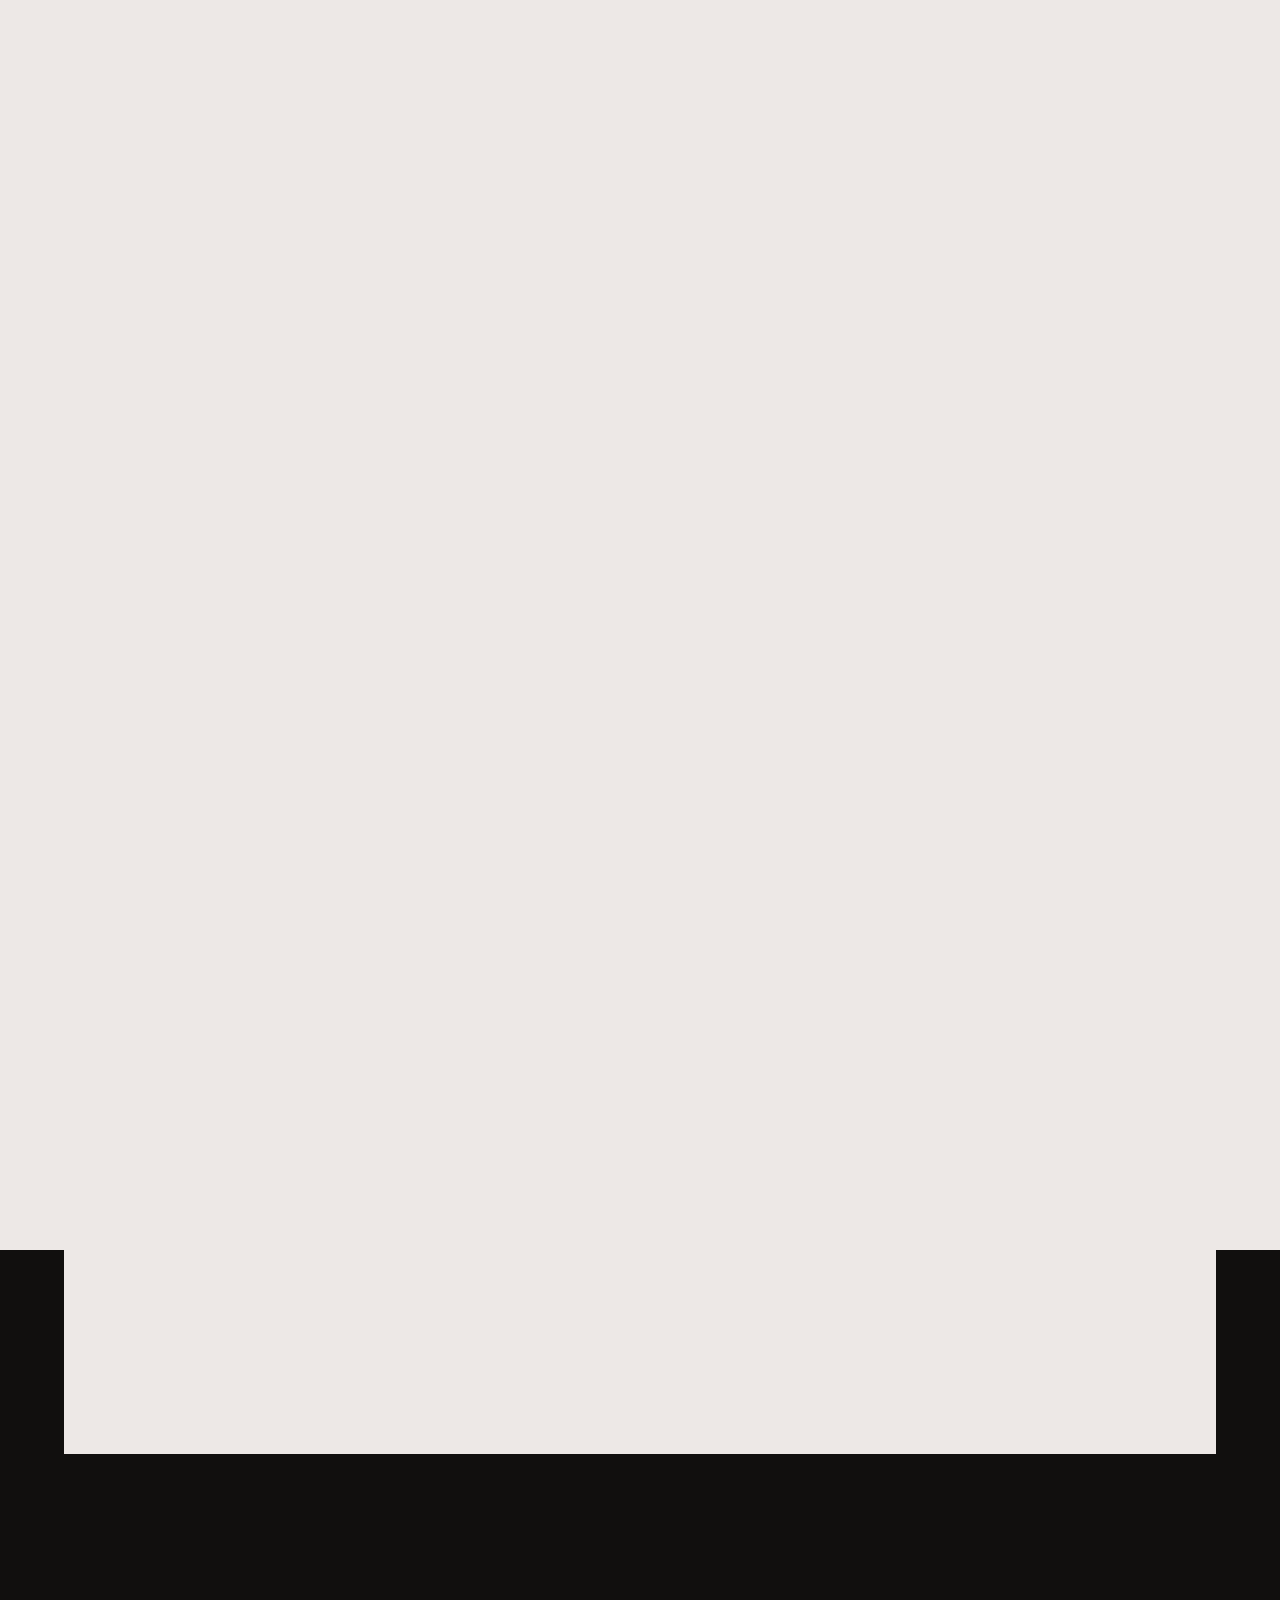
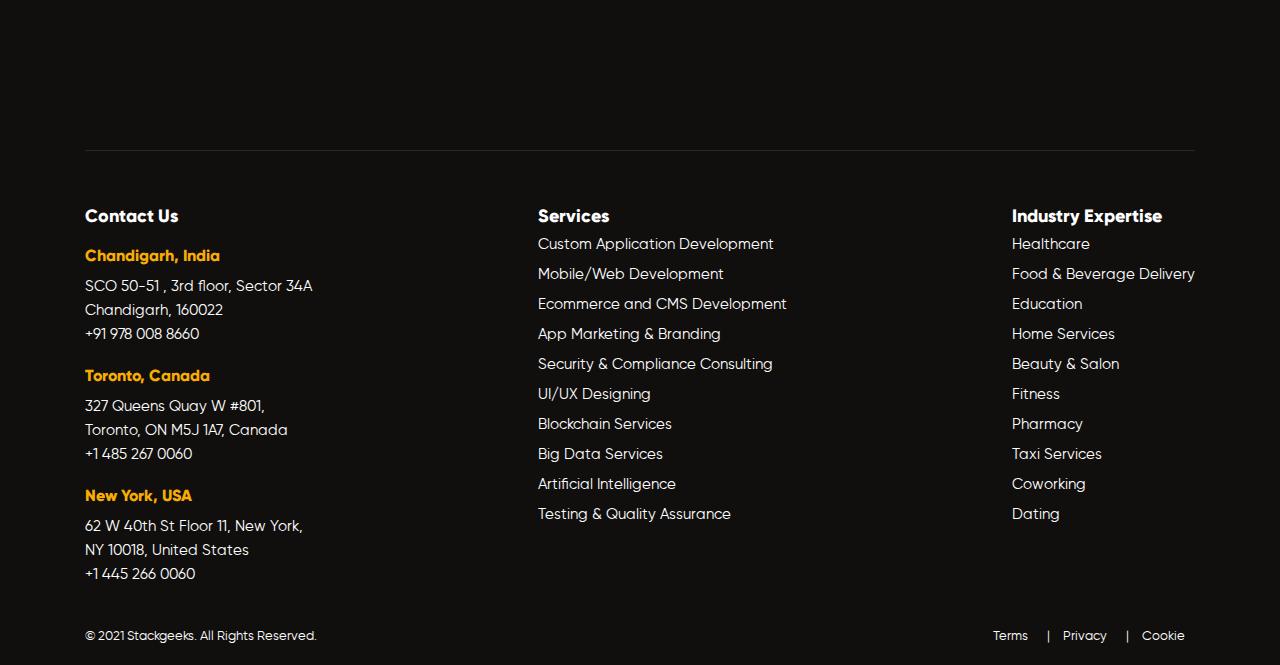
<file: case-stady.html>
<!DOCTYPE html>
<html lang="en">

<head>
  <meta charset="UTF-8">
  <meta name="viewport" content="width=device-width, initial-scale=1.0">
  <title>case-stady.html</title>
  <!-- boost-link -->
  <link rel="stylesheet" href="assets/css/bootstrap.min.css">
  <!-- reboot.css -->
  <link rel="stylesheet" href="assets/css/reboot.css">
  <!-- style.css -->
  <link rel="stylesheet" href="assets/css/style.css">
  <!-- owl-carousel.css -->
  <link rel="stylesheet" href="assets/css/owl.carousel.min.css">
  <link rel="stylesheet" href="assets/css/owl.theme.default.min.css">
  <!-- responsive.css -->
  <link rel="stylesheet" href="assets/css/responsive.css">
  <!-- font-icon.css -->
  <link rel="stylesheet" href="https://unpkg.com/aos@next/dist/aos.css" />
  <!-- aos-animations -->
  <link rel="stylesheet" href="https://cdnjs.cloudflare.com/ajax/libs/font-awesome/4.7.0/css/font-awesome.min.css">
  <link rel="preconnect" href="https://fonts.gstatic.com">
  <link href="https://fonts.googleapis.com/css2?family=Montserrat:ital,wght@0,500;1,300&display=swap" rel="stylesheet">
  <link rel="stylesheet" href="https://unpkg.com/aos@next/dist/aos.css" />
</head>

<body>
  <div class="cdkjs" id="sldfkn">
    <!-- <div class="top_section">
      <div class="container">
        <div class="inner-section ">
          <div class="first-tag assa">
            <h2>See our recent products:</h2>
          </div>
          <div class="first-tag">
            <h2> <img src="./assets/img/ic_healthcare.png" alt=""> Health Care</h2>
          </div>
          <div class="first-tag">
            <h2> <img src="./assets/img/ic_on_demand.png" alt=""> On-demand</h2>
          </div>
          <div class="first-tag">
            <h2> <img src="./assets/img/ic_education.png" alt="">Education</h2>
          </div>
        </div>
      </div>
    </div> -->
    <header>
      <nav class="nav">
        <ul class="nav-list ergre d-lg-none ">
          <div class="logo">
            <img src="./assets/img/header_logo.png" alt="">
          </div>
          <li class="nav-logo">
            <button class="btn main-btn mt-4">Get in touch</button>
            <button class="btn dfgf" id="nav-toggle" onclick="toggle()">
              <i class="fa fa-bars"></i></button>
          </li>
        </ul>
        <ul class="nav-list " id="fdsd">
          <li class="nav-logo d-lg-block d-none">
            <div class="logo">
              <img src="./assets/img/header_logo.png" alt="">
            </div>
          </li>
          <li class="nav-link"><a href="#">Who we are <img src="./assets/img/ic_dropdown.png" alt=""></a>
            <ul class="nav-drop">
              <li><a href="#">About </a></li>
              <li><a href="#">Work</a></li>
            </ul>
          </li>
          <li class="nav-link"><a href="#">Services <img src="./assets/img/ic_dropdown.png" alt=""></a>
            <ul class="nav-drop">
              <li>Portfolio</li>
              <li>Showcase</li>
            </ul>
          </li>
          <li class="nav-link"><a href="#">Industries <img src="./assets/img/ic_dropdown.png" alt=""></a>
            <!-- <ul class="nav-drop">
                  <li>Portfolio</li>
                  <li>Showcase</li>
                </ul> -->
          </li>
          <li class="nav-link"><a href="#">Community building <img src="./assets/img/ic_dropdown.png" alt=""></a>
            <!-- <ul class="nav-drop">
                  <li>Portfolio</li>
                  <li>Showcase</li>
                </ul> -->
          </li>
          <li class="nav-link"><a href="#">Wehive <span class="new">New</a></span>
          </li>
          <li class="nav-link"><a href="#">Marketplace <img src="./assets/img/ic_dropdown.png" alt=""></a>
            <!-- <ul class="nav-drop">
                  <li>Portfolio</li>
                  <li>Showcase</li>
                </ul> -->
          </li>
          <li class="nav-link"><a href="#">Resources</a></li>
          <li class="nav-item"><a href="#"><button class="btn main-btn">Get in touch</button></a></li>

        </ul>
      </nav>
    </header>
  </div>

  <!-- header end  -->
  <section class="first-section">
    <nav id="desktop-nav">
      <ul>
        <li class="active"> <a href="#Week1" class="page-scroll">WEEK 1</a></li>
             <li> <a href="#Week3" class="page-scroll">WEEK 3</a></li>
             <li> <a href="#Week6" class="page-scroll">WEEK 6</a></li>
             <li> <a href="#Week9" class="page-scroll">WEEK 9</a></li>
      </ul>
    </nav>
    <div class="container">
      
      <div class="top-of-section" >
         <div id="Week1">
            <div class="row"  >
              <div class="col-lg-6">
                <div class="fsdjsdfj">
                  <h2 class="main-title sdfgsd" data-aos="fade-up" data-aos-duration="500">
                    Pranic Me <img src="./assets/img/logo_pranic_me.png" alt="">
                  </h2>
                  <div class="top_sectionsfjhs" data-aos="fade-up" data-aos-duration="500">
                    <div class="first-svfd">
                      <h2>Project</h2>
                      <p>Fitness</p>
                    </div>
                    <div class="first-svfd" data-aos="fade-up" data-aos-duration="500">
                      <h2>PLATFORM</h2>
                      <p>Mobile</p>
                    </div>
                  </div>
                </div>
              </div>
              <div class="col-lg-6" data-aos="fade-up" data-aos-duration="500">
                <div class="first-card sdfs">
                  <p class="main-para next-para" data-aos="fade-up" data-aos-duration="500">The idea</p>
                  <p class="main-para font-para" data-aos="fade-up" data-aos-duration="500">
                    Tristique ante nec dictum dapibus. Vestibulum non risus ante. Fusce et mollis lorem, vel congue erat.
                    Suspendisse sed ligula non neque maximus dictum non non eros. Morbi ullamcorper risus in orci aliquam
                    feugiat. Pellentesque ultrices ligula scelerisque.
                  </p>
                  <div class="main-sign" data-aos="fade-up" data-aos-duration="500">
                    <img src="./assets/img/client_image.png" alt="">
                    <div class="client-sign">
                      <p>Client</p>
                      <h3>Stephen Wagner</h3>
                    </div>
                  </div>
                </div>
              </div>
            </div>
            <!-- 2 section -->
            <div class="main-section" data-aos="fade-up" data-aos-duration="500">
              <div class="row">
                <div class="col-lg-6">
                  <h2 class="main-title " data-aos="fade-up" data-aos-duration="500">
                    The <br class="d-lg-block d-none"> challenge <br> for us
                  </h2>
                </div>
                <div class="col-lg-6" data-aos="fade-up" data-aos-duration="500">
                  <div class="pl-lg-3 aligin-center">
                    <p class="main-para" style="font-size: 18px; line-height: 28px;" data-aos="fade-up"
                      data-aos-duration="500">
                      Lorem ipsum dolor sit amet, consectetur adipiscing elit. Quisque tempus sed leo sit amet lobortis.
                      Cras tincidunt arcu ac velit ullamcorper fringilla. Curabitur pharetra cursus neque, vestibulum mollis
                      nulla dignissim vitae. Morbi placerat hendrerit tempor. Morbi sit amet consequat purus.
                    </p>
                  </div>
                </div>
              </div>
            </div>
          </div>
        <!-- 3 section -->
        <div class="main-section" data-aos="fade-up" data-aos-duration="500" >
          <div class="w-75 mx-auto" id="Week1">
            <h2 class="main-title " data-aos="fade-up" data-aos-duration="500">
              How we managed<br> the project?
            </h2>
            <p class="main-para mt-3" data-aos="fade-up" data-aos-duration="500">
              A complete user research followed by persona-based journeys to arrive at a design <br
                class="d-lg-block d-none" /> that’s intuitive yet simple.
            </p>
          </div>
       
          <!-- fourth section -->
         
          <div class="fourth-section" id="sdds" data-aos="fade-up" data-aos-duration="1000">
            <div class="first-dfkjs navigation">
              <a href="#ux">UX Design</a>
              <a href="#UI">UI Design</a>
              <a href="#services">Interactive</a>
              <a href="#Development">Development</a>
            </div>
          </div>
          <section id="ux">
            <div class="ui-cards" id="Week3">
              <div class="row" data-aos="fade-up" data-aos-duration="500">
                <div class="col-md-6">
                  <h2 data-aos="fade-up" data-aos-duration="500" class="main-title "
                    style="font-size: 32px ; line-height: 40px;">
                    Research
                  </h2>
                  <p data-aos="fade-up" data-aos-duration="500" class="main-para ">
                    User, Competitor
                  </p>
                </div>
                <div class="col-md-6" data-aos="fade-up" data-aos-duration="500">
                  <h2 class="main-title " data-aos="fade-up" data-aos-duration="500"
                    style="font-size: 32px ; line-height: 40px;">
                    Information architecture
                  </h2>
                  <p class="main-para " data-aos="fade-up" data-aos-duration="500">
                    We adopted the form-first approach after understanding the business objectives and the user
                    behavior.
                  </p>
                </div>
              </div>
              <div class="bottome-part-info" data-aos="fade-up" data-aos-duration="500">
                <div class="row">
                  <div class="col-md-6">
                    <div class="firsjf" data-aos="fade-up" data-aos-duration="500">
                      <img class="sdds" src="./assets/img/research_img_1.png" alt="">
                    </div>

                  </div>
                  <div class="col-md-6">
                    <div class="firsjf sdf " data-aos="fade-up" data-aos-duration="500">
                      <img src="./assets/img/research_img_2.png" alt="">
                    </div>
                    <div class="firsjf sdf" style="margin-top:30px;" data-aos="fade-up" data-aos-duration="500">
                      <img src="./assets/img/research_img_3.png" alt="">
                    </div>
                  </div>
                </div>


              </div>
            </div>
            <div class="ui-cards"  data-aos="fade-up" data-aos-duration="500">
              <div class="row" id="Week6" >
                <div class="col-md-6" data-aos="fade-up" data-aos-duration="500">
                  <h2 class="main-title " data-aos="fade-up" data-aos-duration="500"
                    style="font-size: 32px ; line-height: 40px;">
                    Strategy
                  </h2>
                  <p class="main-para " data-aos="fade-up" data-aos-duration="500">
                    Challenges, Goals
                  </p>
                </div>
                <div class="col-md-6">
                  <h2 class="main-title " data-aos="fade-up" data-aos-duration="500"
                    style="font-size: 32px ; line-height: 40px;">
                    Wireframes
                  </h2>
                  <p class="main-para " data-aos="fade-up" data-aos-duration="500">
                    After defining the information architecture, we created wireftames to enable simpler navigation and
                    user journey.
                  </p>
                </div>
              </div>
              <div class="bottome-part-info" data-aos="fade-up" data-aos-duration="500">
                <div class="row">
                  <div class="col-md-6">
                    <div class="firsjf" data-aos="fade-up" data-aos-duration="500">
                      <img class="sdds" src="./assets/img/strategy_img_1.png" alt="">
                    </div>

                  </div>
                  <div class="col-md-6">
                    <div class="firsjf sdf " data-aos="fade-up" data-aos-duration="500">
                      <img src="./assets/img/strategy_img_2.png" alt="">
                    </div>
                    <div class="firsjf sdf" data-aos="fade-up" data-aos-duration="500" style="margin-top:30px;">
                      <img src="./assets/img/strategy_img_3.png" alt="">
                    </div>
                  </div>
                </div>


              </div>
            </div>
          </section>

          <!-- ui cards -->
          <section id="UI">
            <div class="ui-cards" data-aos="fade-up" data-aos-duration="500" >
              <div class="row">
                <div class="col-md-6">
                  <h2 class="main-title " data-aos="fade-up" data-aos-duration="500"
                    style="font-size: 32px ; line-height: 40px;">
                    UI
                  </h2>
                  <p class="main-para " data-aos="fade-up" data-aos-duration="500">
                    Moodboard, Design
                  </p>
                </div>
                <div class="col-md-6">
                  <h2 class="main-title " data-aos="fade-up" data-aos-duration="500"
                    style="font-size: 32px ; line-height: 40px;">
                    Color palette
                  </h2>
                  <p class="main-para " data-aos="fade-up" data-aos-duration="500">
                    After defining the wireframes, we created a color palette that resonated with the branding of the
                    project.
                  </p>
                </div>
              </div>
              <div class="bottome-part-info" data-aos="fade-up" data-aos-duration="500">
                <div class="row">
                  <div class="col-md-6" data-aos="fade-up" data-aos-duration="500">
                    <div class="firsjf">
                      <img class="sdds" src="./assets/img/ui_img_1.png" alt="">
                    </div>

                  </div>
                  <div class="col-md-6">
                    <div class="firsjf sdf " data-aos="fade-up" data-aos-duration="500">
                      <img src="./assets/img/ui_img_2.png" alt="">
                    </div>
                    <div class="firsjf sdf" data-aos="fade-up" data-aos-duration="500" style="margin-top:30px;">
                      <img src="./assets/img/ui_img_3.png" alt="">
                    </div>
                  </div>
                </div>


              </div>
            </div>
            <div class="black-section" data-aos="fade-up" data-aos-duration="500">
              <h2 class="main-title dsf" data-aos="fade-up" data-aos-duration="500"
                style="font-size: 32px ; line-height: 40px;">
                Typography
              </h2>
              <div class="skdj" data-aos="fade-up" data-aos-duration="500">
                <h3>SF Pro Text</h3>
                <h3>Helvetica</h3>

              </div>
              <div class="block-content" data-aos="fade-up" data-aos-duration="500">
                <ul>
                  <li>
                    <div class="sdjfhj" data-aos="fade-up" data-aos-duration="500">
                      <h4>Big headline</h4>
                      <p>SF Pro text, Bold <br>
                        18 pt.</p>
                    </div>
                    <h2 class="32-text" data-aos="fade-up" data-aos-duration="500">Big Headline Text</h2>
                  </li>
                  <li>
                    <div class="sdjfhj" data-aos="fade-up" data-aos-duration="500">
                      <h4>Small headline</h4>
                      <p>SF Pro text, Bold <br>
                        24 pt.</p>
                    </div>
                    <h2 class="32-text" data-aos="fade-up" data-aos-duration="500">Longer and smaller headline</h2>
                  </li>
                  <li>
                    <div class="sdjfhj" data-aos="fade-up" data-aos-duration="500">
                      <h4>Tittle</h4>
                      <p>Helvetica, Bold <br>
                        16 pt.</p>
                    </div>
                    <h2 class="32-text" data-aos="fade-up" data-aos-duration="500">Here is the title for body,
                      interactive form,…</h2>
                  </li>
                  <li class="sdjfhj" style="border: none;">
                    <div class="sdjfhj" data-aos="fade-up" data-aos-duration="500">
                      <h4>Body</h4>
                      <p>Helvetica, Regular <br>
                        15 pt.</p>
                    </div>
                    <p data-aos="fade-up" data-aos-duration="500">This font size was used for almost every content on
                      this app. Don’t take too much space, <br> easy
                      to read for everyone for a long time.</p>
                  </li>
                </ul>
              </div>
            </div>
          </section>
            <section id="services">
            <!-- video section -->
            <div class="video-section main-section">
              <h2 class="main-title ml-lg-5 mb-4 pl-lg-5" data-aos="fade-up" data-aos-duration="500">
                Other beautiful <br> screens
              </h2>
              <div class="video-sekc">
                <img class="w-100" src="./assets/img/video_thumbnail.png" alt="">
                <div class="video-icon">
                  <a href="#"> <img src="./assets/img/youyube_play.png" alt=""></a>
                </div>
              </div>
            </div>

          </section>
          <section id="Development">
            <div class="div-section mt-4" data-aos="fade-up" data-aos-duration="500" id="Week9">
              <div class="ui-cards" data-aos="fade-up" data-aos-duration="500">
                <div class="row">
                  <div class="col-md-6">
                    <h2 class="main-title " data-aos="fade-up" data-aos-duration="500"
                      style="font-size: 32px ; line-height: 40px;">
                      Development
                    </h2>
                    <p class="main-para " data-aos="fade-up" data-aos-duration="500">
                      Setup, develop
                    </p>
                  </div>
                  <div class="col-md-6">
                    <h2 class="main-title " data-aos="fade-up" data-aos-duration="500"
                      style="font-size: 32px ; line-height: 40px;">
                      The uniqueness of the human mind
                    </h2>
                    <p class="main-para " data-aos="fade-up" data-aos-duration="500">
                      Measuring programming progress by lines of code is like measuring aircraft building progress by
                      weight.
                    </p>
                  </div>
                </div>
                <div class="bottome-part-info" data-aos="fade-up" data-aos-duration="500">
                  <div class="row">
                    <div class="col-md-6">
                      <div class="firsjf" data-aos="fade-up" data-aos-duration="500">
                        <img class="sdds" src="./assets/img/development_img_1.png" alt="">
                      </div>

                    </div>
                    <div class="col-md-6">
                      <div class="firsjf sdf " data-aos="fade-up" data-aos-duration="500">
                        <img src="./assets/img/development_img_2.png" alt="">
                      </div>
                      <div class="firsjf sdf" data-aos="fade-up" data-aos-duration="500" style="margin-top:30px;">
                        <img src="./assets/img/development_img_3.png" alt="">
                      </div>
                    </div>
                  </div>


                </div>
              </div>
              <div class="ui-cards" data-aos="fade-up" data-aos-duration="500">
                <div class="row">
                  <div class="col-md-6" data-aos="fade-up" data-aos-duration="500">
                    <h2 class="main-title " style="font-size: 32px ; line-height: 40px;">
                      Testing
                    </h2>
                    <p class="main-para " data-aos="fade-up" data-aos-duration="500">
                      Quality analyst
                    </p>
                  </div>
                  <div class="col-md-6">
                    <h2 class="main-title " data-aos="fade-up" data-aos-duration="500"
                      style="font-size: 32px ; line-height: 40px;">
                      Quality is not act. It is a habit
                    </h2>
                    <p class="main-para " data-aos="fade-up" data-aos-duration="500">
                      Be passionate about solving the problem, not proving your solution. The starting point of all
                      achievement is desire.
                    </p>
                  </div>
                </div>
                <div class="bottome-part-info" data-aos="fade-up" data-aos-duration="500">
                  <div class="row">
                    <div class="col-md-6">
                      <div class="firsjf" data-aos="fade-up" data-aos-duration="500">
                        <img class="sdds" src="./assets/img/testing_img_1.png" alt="">
                      </div>

                    </div>
                    <div class="col-md-6">
                      <div class="firsjf sdf " data-aos="fade-up" data-aos-duration="500">
                        <img src="./assets/img/testing_img_2.png" alt="">
                      </div>
                      <div class="firsjf sdf" data-aos="fade-up" data-aos-duration="500" style="margin-top:30px;">
                        <img src="./assets/img/testing_img_3.png" alt="">
                      </div>
                    </div>
                  </div>


                </div>
              </div>
            </div>
            <div class="last-secitons ">
              <div class="row">
                <div class="col-lg-6">
                  <h2 class="main-title" data-aos="fade-up" data-aos-duration="500">
                    Stats & Impact
                  </h2>

                  <!--  -->
                </div>
                <div class="col-lg-6">
                  <p class="main-para err" style="font-size: 18px; line-height: 28px;" data-aos="fade-up"
                    data-aos-duration="500">
                    We designed a new seamless experience that accommodated the traits of both the applications without
                    any
                    abrupt shift in their usage patterns.
                  </p>
                  <div class="d-flex mt-3" style="gap: 24px;" data-aos="fade-up" data-aos-duration="500">
                    <img style="object-fit: cover;" src="./assets/img/btn_playstore.png" alt="">
                    <img style="object-fit: cover;" src="./assets/img/btn_appstore.png" alt="">
                  </div>
                </div>
              </div>
            </div>
          </section>
        </div>
      </div>
    </div>
  </section>

  <!-- sdsda -->
  <section class="mt-4 sddsdd"  id="sdlfj">
    <div class="container" data-aos="fade-up" data-aos-duration="500">
      <div class="ksvj">
        <h2 class="main-title" data-aos="fade-up" data-aos-duration="500">
          Trusted by the World’s <br class="d-lg-block d-none" /> Leading Startups and <br class="d-lg-block d-none" />
          Enterprises.
        </h2>
      </div>
    </div>
  </section>


  <!-- fifit sectio -end -->
  <section class="tester_new text-center sddsdd" >
    <div class="container" data-aos="fade-up" data-aos-duration="4500">
      <div id="carouselExampleIndicators" class="carousel slide" data-ride="carousel">
        <div class="row lsfjdk">
          <div class="col-lg-6 order1">
            <div class="carousel-inner" role="listbox">
              <div class="carousel-item active">
                <div class="row">
                  <div class="col-sm-12">
                    <div class="postion">
                      <p> <img src="./assets/img/ic_quote_1.png" alt=""> <br> Stackgeeks is our Outsourcing partner.
                        They really focus on customers and understand their business objectives.
                        We worked with them for over 5 years and they have really done an outstanding job for us. <br>
                        <span><img src="./assets/img/ic_quote_2.png" /> </span>
                      </p>
                      <h5>William Garrett</h5>
                      <p>Founder, Fleek</p>
                      <div class="bottom-text">
                        <p>01</p>
                        <p>03</p>
                      </div>
                    </div>
                  </div>
                </div>
              </div>
              <div class="carousel-item ">
                <div class="row">
                  <div class="col-sm-12">
                    <div class="postion">
                      <p> <img src="./assets/img/ic_quote_1.png" alt=""> <br> Stackgeeks is our Outsourcing partner.
                        They really focus on customers and understand their business objectives.
                        We worked with them for over 5 years and they have really done an outstanding job for us. <br>
                        <span><img src="./assets/img/ic_quote_2.png" /> </span>
                      </p>
                      <h5>William Garrett</h5>
                      <p>Founder, Fleek</p>
                      <div class="bottom-text ds">
                        <p>01</p>
                        <p>03</p>
                      </div>
                    </div>
                  </div>
                </div>
              </div>
              <div class="carousel-item ">
                <div class="row">
                  <div class="col-sm-12">
                    <div class="postion">
                      <p> <img src="./assets/img/ic_quote_1.png" alt=""> <br>Stackgeeks is our Outsourcing partner.
                        They really focus on customers and understand their business objectives.
                        We worked with them for over 5 years and they have really done an outstanding job for us. <br>
                        <span><img src="./assets/img/ic_quote_2.png" /> </span>
                      </p>
                      <h5>William Garrett</h5>
                      <p>Founder, Fleek</p>
                      <div class="bottom-text ad">
                        <p>01</p>
                        <p>03</p>
                      </div>
                    </div>
                  </div>
                </div>
              </div>
            </div>
          </div>
          <div class="col-lg-6 order">
            <ol class="carousel-indicators">
              <li data-target="#carouselExampleIndicators" data-slide-to="0" class="active"></li>
              <li data-target="#carouselExampleIndicators" data-slide-to="1"></li>
              <li data-target="#carouselExampleIndicators" data-slide-to="2"></li>
            </ol>
          </div>

        </div>
      </div>
    </div>
  </section>

  <!-- last-section -->
  <section class="last-section sddsdd">
    <div class="container"  data-aos="fade-up" data-aos-duration="500">
      <div class="text-center">
        <h2 class="bottom-title">Client Case Study</h2>
      </div>
      <!-- Topic Cards -->
      <div id="cards_landscape_wrap-2">
        <div class="row sddsdd">
          <div class="col-xs-12 col-sm-6 col-lg-4 mb-3" data-aos="fade-up" data-aos-duration="500">
            <div class="card-flyer">
              <div class="text-box">
                <div class="image-box">
                  <img src="./assets/img/casestudy_1.png" alt="" />
                </div>
                <div class="text-container">
                  <h6>Apollo Case Study</h6>
                  <p>The conventional method of providing a discharge summary to the patients at Indraprastha Apollo
                    Hospitals involved a cumbersome print-sign-scan-store routine in obtaining signatures from the pat…
                  </p>
                  <div class="justify-content">
                    <a href="#" class="readmore">Read More</a>
                    <img src="./assets/img/ic_arrow.png" alt="">
                  </div>
                </div>

              </div>
            </div>
          </div>
          <div class="col-xs-12 col-sm-6 col-lg-4 mb-3" data-aos="fade-up" data-aos-duration="500">
            <div class="card-flyer">
              <div class="text-box">
                <div class="image-box">
                  <img src="./assets/img/casestudy_2.png" alt="" />
                </div>
                <div class="text-container">
                  <h6>GSK Case Study</h6>
                  <p>
                    From R&D to clinical testing, successfully launching a new drug requires many signatures and
                    approvals from stakeholders worldwide. GSK can no longer afford to deal with paper and manual s…
                  </p>
                  <div class="justify-content">
                    <a href="#" class="readmore">Read More</a>
                    <img src="./assets/img/ic_arrow.png" alt="">
                  </div>
                </div>

              </div>
            </div>
          </div>
          <div class="col-xs-12 col-sm-6 col-lg-4 mb-3" data-aos="fade-up" data-aos-duration="500">
            <div class="card-flyer">
              <div class="text-box">
                <div class="image-box">
                  <img src="./assets/img/casestudy_3.png" alt="" />
                </div>
                <div class="text-container">
                  <h6>ICON Case Study</h6>
                  <p>
                    ICON traditionally employed manual document signing processes to handle all its documentation needs.
                    These documents were labor-intensive and slowed down the entire process as paper docum…
                  </p>
                  <div class="justify-content">
                    <a href="#" class="readmore">Read More</a>
                    <img src="./assets/img/ic_arrow.png" alt="">
                  </div>
                </div>

              </div>
            </div>
          </div>
        </div>
      </div>
    </div>
  </section>

  <!-- section -->
  <section class="lastdlsj sddsdd" >
    <div class="container">
      <div class="text-center dfd" data-aos="fade-up" data-aos-duration="4500">
        <h2>Got a Software or App Development Project in Mind?<br>
          Get Started Now.</h2>
        <a href="#"><button class="btn main-btn">Contact Us</button></a>
      </div>
    </div>
  </section>
  <footer class="footer sddsdd" >
    <div class="container">
      <div class="content">
        <div class="link-boxes">
          <ul class="box">
            <li class="link_name">Contact Us</li>
            <li><a href="#"><span>Chandigarh, India</span></a></li>
            <li><a href="#">SCO 50-51 , 3rd floor, Sector 34A <br /> Chandigarh, 160022<br />
                +91 978 008 8660</a></li>
            <li><a href="#"><span>Toronto, Canada</span></a></li>
            <li><a href="#">327 Queens Quay W #801, <br />Toronto, ON M5J 1A7, Canada<br />
                +1 485 267 0060</a></li>
            <li><a href="#"><span>New York, USA</span></a></li>
            <li><a href="#">62 W 40th St Floor 11, New York, <br />NY 10018, United States<br />
                +1 445 266 0060</a></li>
          </ul>
          <ul class="box">
            <li class="link_name">Services</li>
            <li><a href="#">Custom Application Development</a></li>
            <li><a href="#">Mobile/Web Development</a></li>
            <li><a href="#">Ecommerce and CMS Development</a></li>
            <li><a href="#">App Marketing & Branding</a></li>
            <li><a href="#">Security & Compliance Consulting</a></li>
            <li><a href="#">UI/UX Designing</a></li>
            <li><a href="#">Blockchain Services</a></li>
            <li><a href="#">Big Data Services</a></li>
            <li><a href="#">Artificial Intelligence</a></li>
            <li><a href="#">Testing & Quality Assurance </a></li>

          </ul>
          <ul class="box">
            <li class="link_name">Industry Expertise</li>
            <li><a href="#">Healthcare</a></li>
            <li><a href="#">Food & Beverage Delivery </a></li>
            <li><a href="#">Education</a></li>
            <li><a href="#">Home Services </a></li>
            <li><a href="#">Beauty & Salon </a></li>
            <li><a href="#">Fitness</a></li>
            <li><a href="#">Pharmacy</a></li>
            <li><a href="#">Taxi Services</a></li>
            <li><a href="#">Coworking</a></li>
            <li><a href="#">Dating</a></li>

          </ul>

        </div>
      </div>
    </div>
  </footer>
  <section class="bottom-section sddsdd" >
    <div class="container">
      <div class="bottom-details">
        <div class="bottom_text">
          <span class="copyright_text"><a href="#">© 2021 Stackgeeks. All Rights Reserved.</a></span>
          <span class="policy_terms">
            <a href="#">Terms <span class="pl-3">|</span></a>
            <a href="#">Privacy <span class="pl-3">|</span></a>
            <a href="#">Cookie </a>
          </span>
        </div>
      </div>
    </div>
  </section>
  <div style="margin: 0 auto ;">
    <section class="info-section" id="croses">
      <div class="containe">
        <div class="text-left">
          <ul class="mb-0">
            <li class="link_name">Schedule a 30 minutes <br> free consulation. <img src="./assets/img/hitesh_photo.png"
                alt=""></li>
            <img src="./assets/img/call_close.png" onclick="onClose()" class="crose" alt="">
          </ul>
        </div>
      </div>
    </section>
  </div>

  <script src="assets/js/jquery.js"></script>
  <script src="assets/js/bootstrap.bundle.min.js"></script>
  <script src="assets/js/owl.carousel.min.js"></script>
  <script src="https://unpkg.com/aos@next/dist/aos.js"></script>
  <script src="assets/js/style.js"></script>
</body>


</html>
</file>
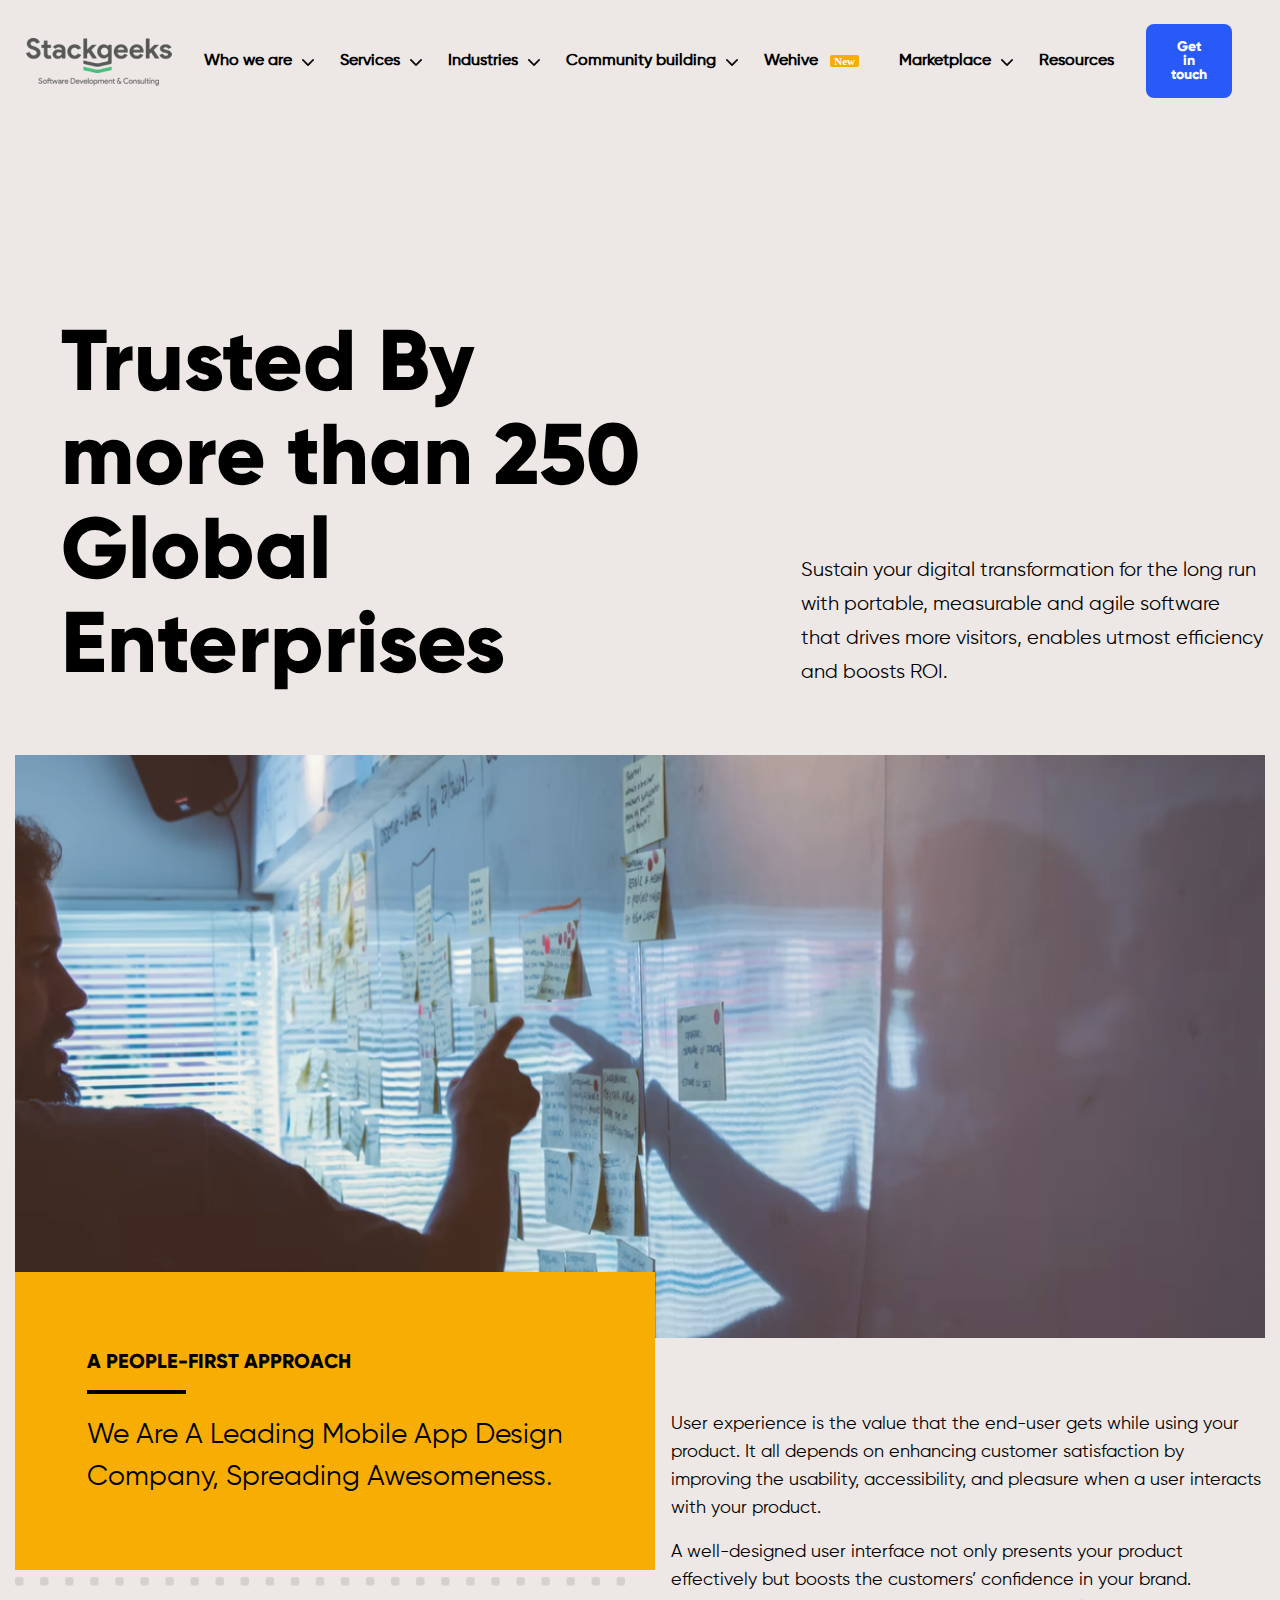
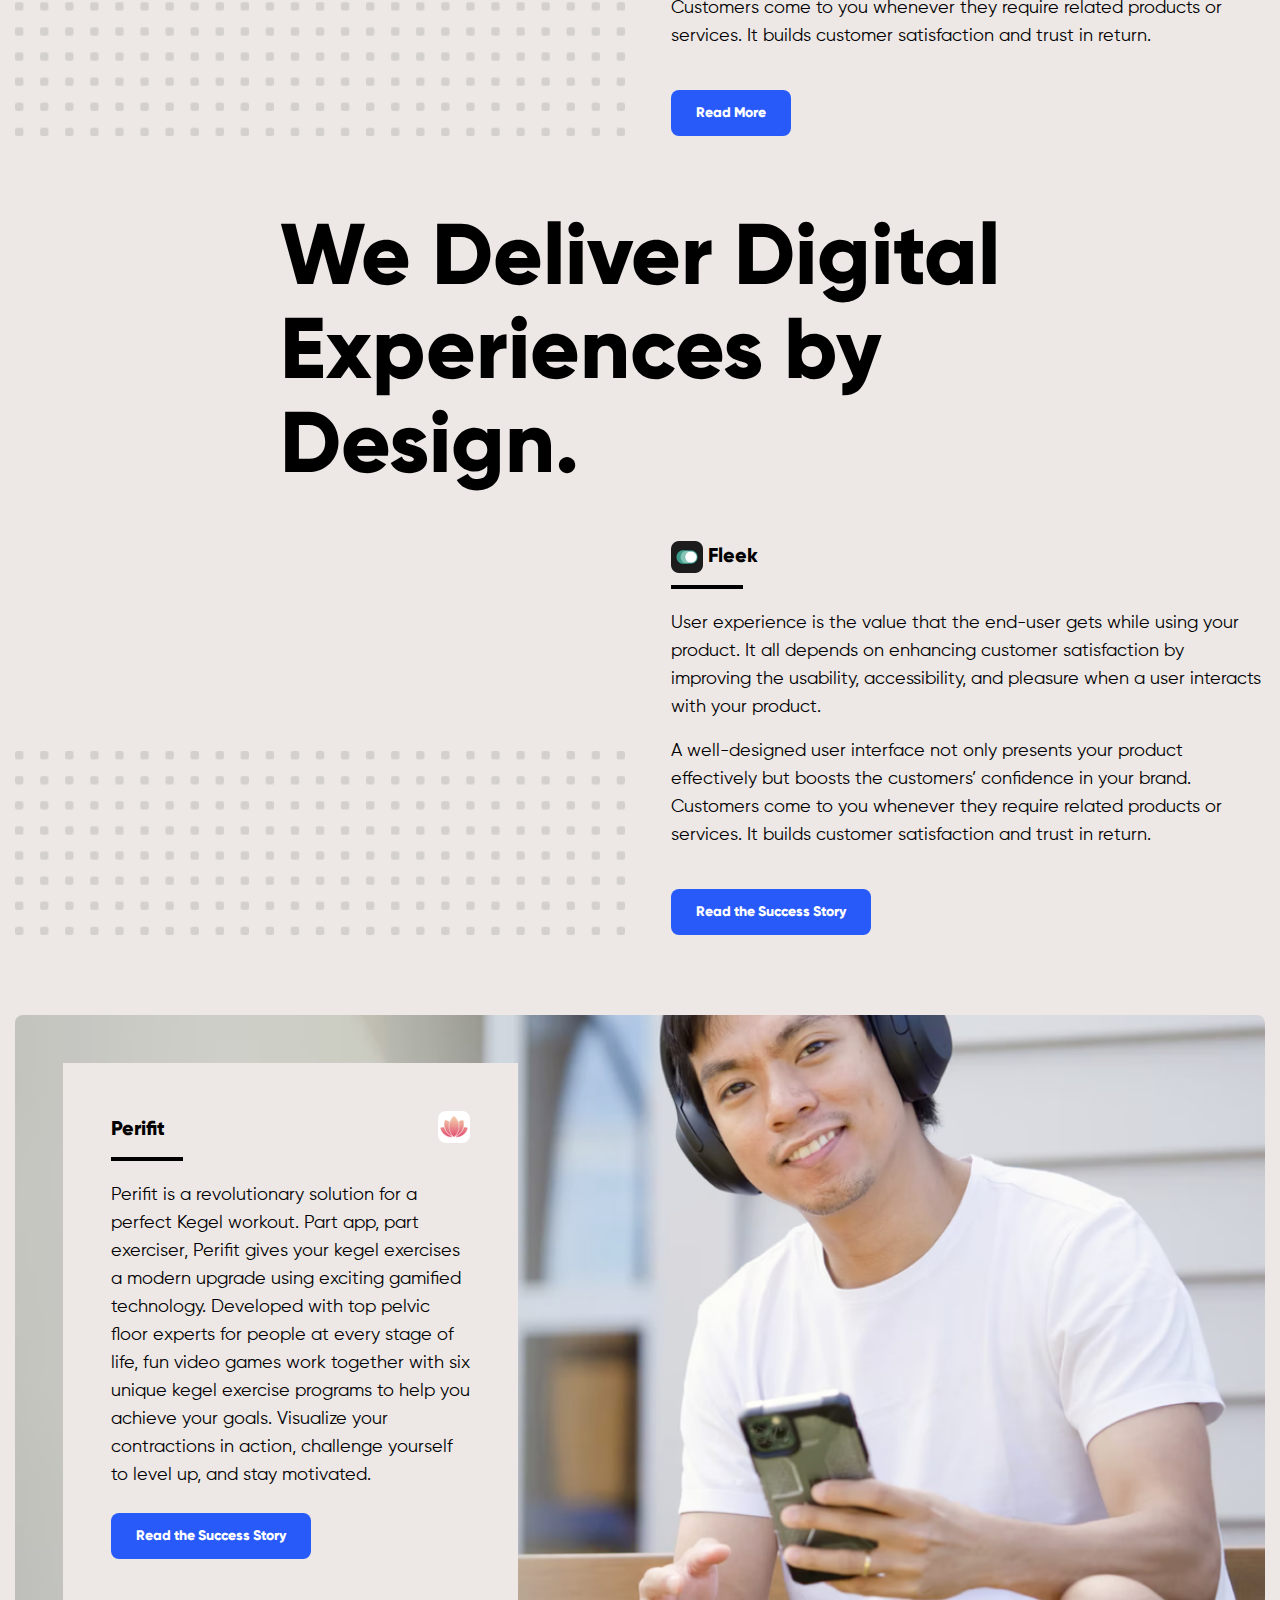
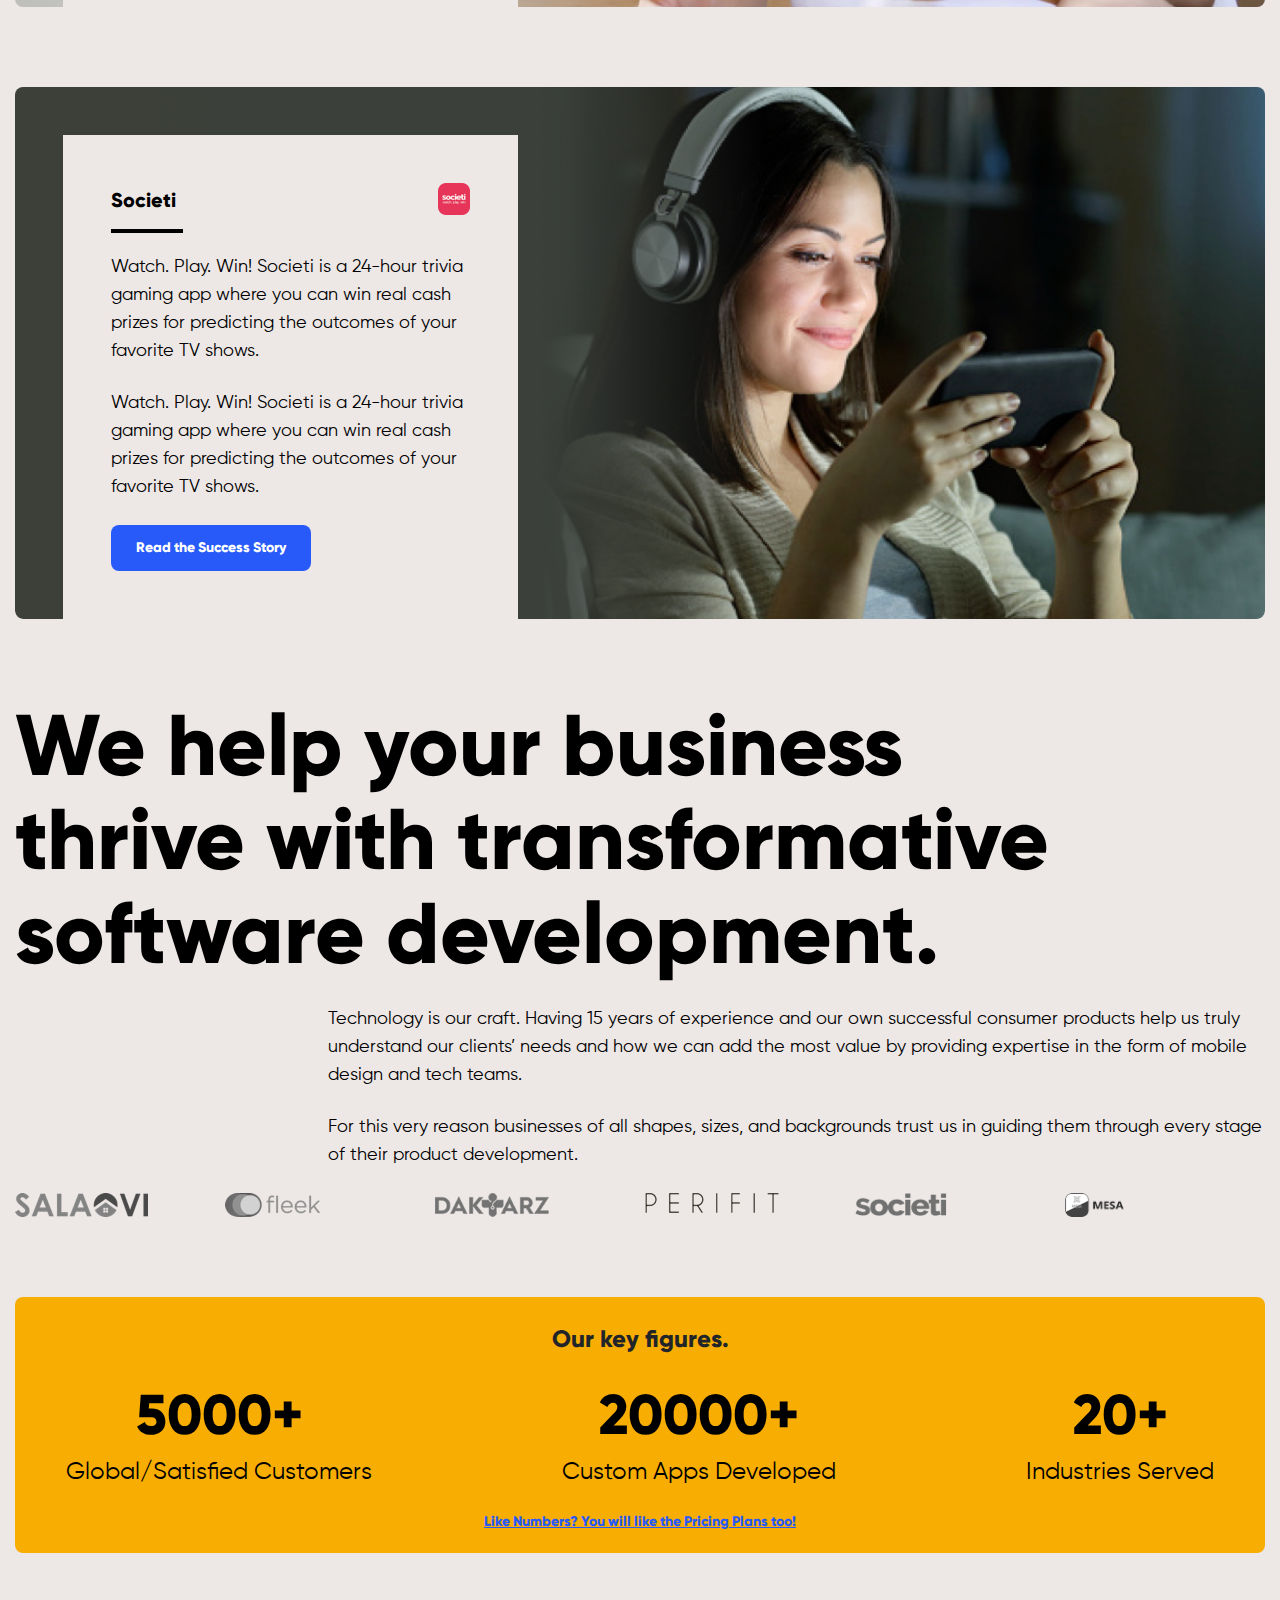
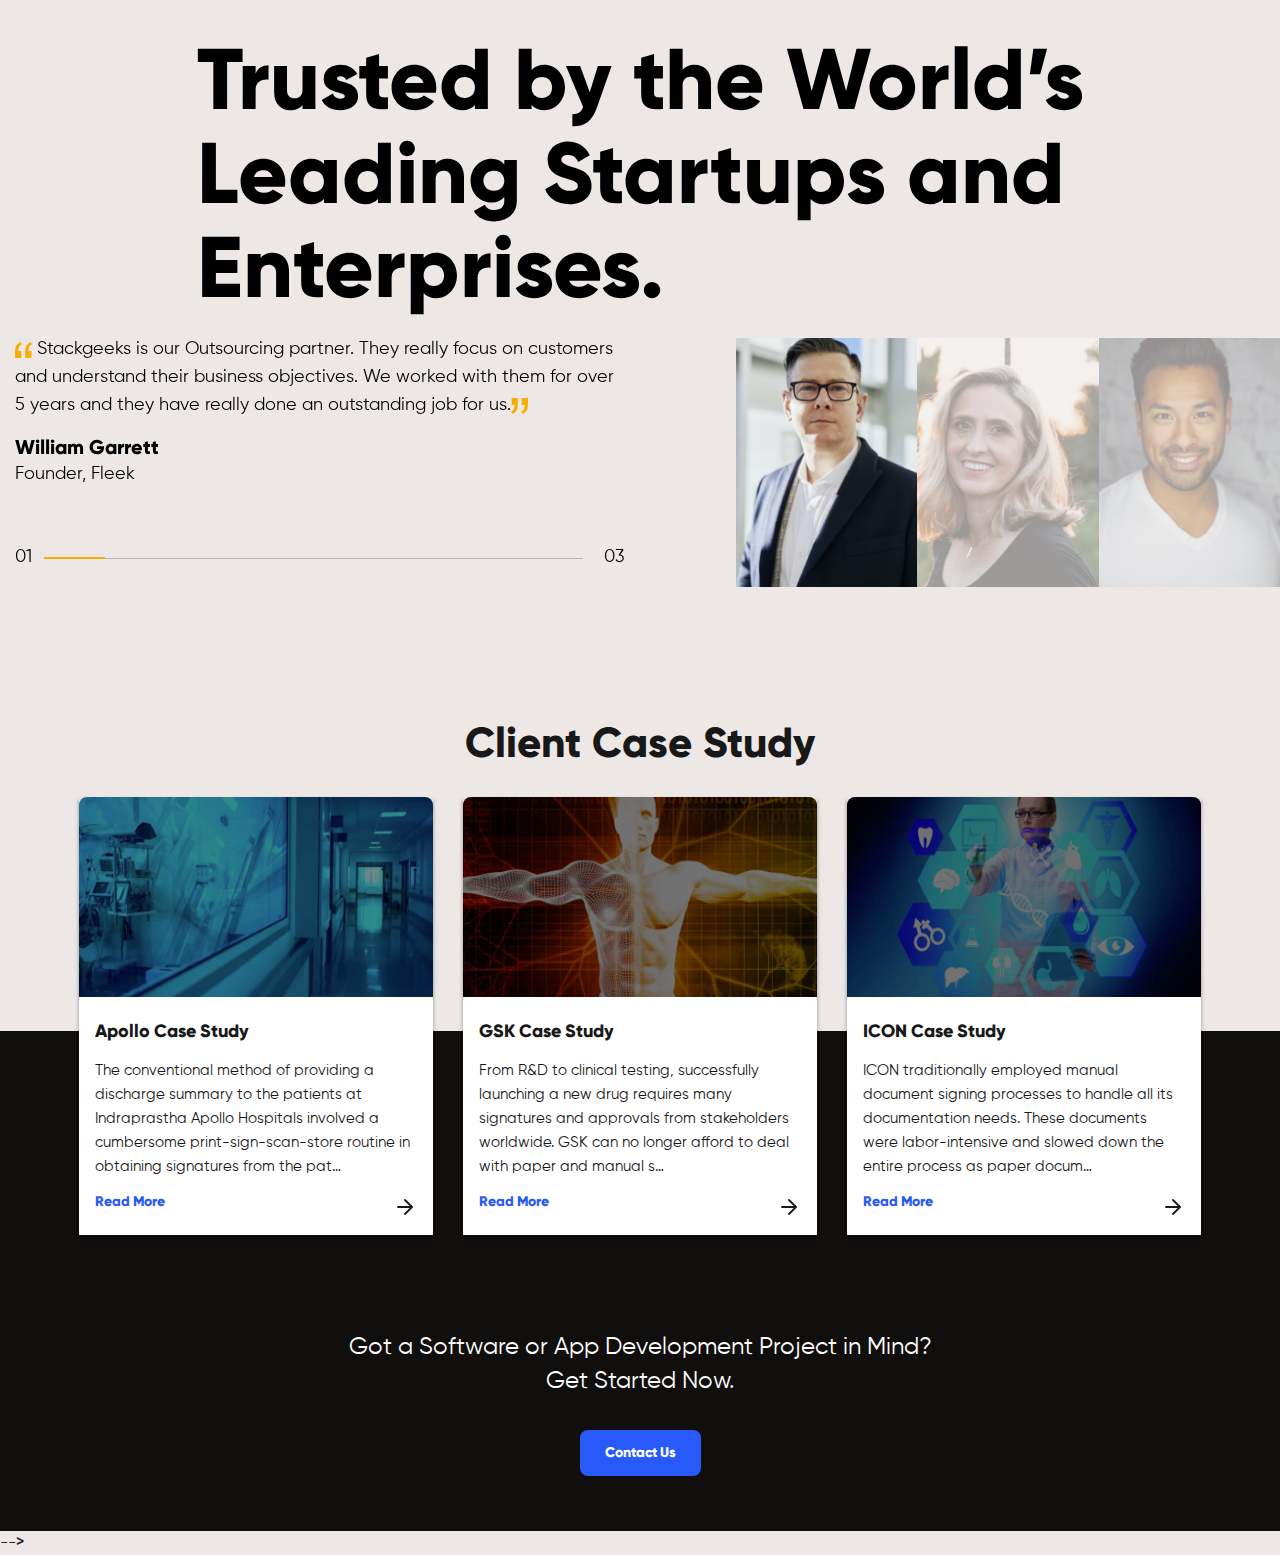
<file: home.html>
<!DOCTYPE html>
<html lang="en">

  <head>
    <meta charset="UTF-8">
    <meta name="viewport" content="width=device-width, initial-scale=1.0">
    <title>home.html</title>
    <!-- boost-link -->
    <link rel="stylesheet" href="assets/css/bootstrap.min.css">
    <!-- reboot.css -->
    <link rel="stylesheet" href="assets/css/reboot.css">
    <!-- style.css -->
    <link rel="stylesheet" href="assets/css/style.css">
    <!-- owl-carousel.css -->
    <link rel="stylesheet" href="assets/css/owl.carousel.min.css">
    <link rel="stylesheet" href="assets/css/owl.theme.default.min.css">
    <!-- responsive.css -->
    <link rel="stylesheet" href="assets/css/responsive.css">
    <!-- font-icon.css -->
    <link rel="stylesheet" href="https://unpkg.com/aos@next/dist/aos.css" />
    <!-- aos-animations -->
    <link rel="stylesheet" href="https://cdnjs.cloudflare.com/ajax/libs/font-awesome/4.7.0/css/font-awesome.min.css">
    <link rel="preconnect" href="https://fonts.gstatic.com">
    <link href="https://fonts.googleapis.com/css2?family=Montserrat:ital,wght@0,500;1,300&display=swap" rel="stylesheet">
    <link rel="stylesheet" href="https://unpkg.com/aos@next/dist/aos.css" />
  </head>

<body>
 
  <header>
    <nav class="nav">
      <ul class="nav-list">
        <li class="nav-logo">
          <div class="logo">
            <img src="./assets/img/header_logo.png" alt="">
          </div>
          <button class="btn" id="nav-toggle">
            <i class="fa fa-bars"></i></button>
        </li>
        <li class="nav-link"><a href="#">Who we are <img src="./assets/img/ic_dropdown.png" alt=""></a>
          <ul class="nav-drop">
            <li><a href="#">Our Team</a></li>
            <li><a href="#">Our Process</a></li>
            <li><a href="#">History</a></li>
          </ul>
        </li>
        <li class="nav-link"><a href="#">Services <img src="./assets/img/ic_dropdown.png" alt=""></a>
          <ul class="nav-drop">
            <li>Portfolio</li>
            <li>Showcase</li>
          </ul>
        </li>
        <li class="nav-link"><a href="#">Industries <img src="./assets/img/ic_dropdown.png" alt=""></a>
          <!-- <ul class="nav-drop">
            <li>Portfolio</li>
            <li>Showcase</li>
          </ul> -->
        </li>
        <li class="nav-link"><a href="#">Community building <img src="./assets/img/ic_dropdown.png" alt=""></a>
          <!-- <ul class="nav-drop">
            <li>Portfolio</li>
            <li>Showcase</li>
          </ul> -->
        </li>
        <li class="nav-link"><a href="#">Wehive <span class="new">New</a></span>
        </li>
        <li class="nav-link"><a href="#">Marketplace <img src="./assets/img/ic_dropdown.png" alt=""></a>
          <!-- <ul class="nav-drop">
            <li>Portfolio</li>
            <li>Showcase</li>
          </ul> -->
        </li>
        <li class="nav-link"><a href="#">Resources</a></li>
        <li class="nav-item"><a href="#"><button class="btn main-btn">Get in touch</button></a></li>

      </ul>
    </nav>
  </header>

  <!-- header-end -->
  <section class="first-section">
    <div class="container-fluid">
      <div class="row">
        <div class="col-sm-6">
          <h2 class="main-title">
            Trusted By more than <span class="underline"> 250 Global</span> Enterprises
          </h2>
        </div>
        <div class="col-sm-6">
          <div class="left-parnt">
            <p class="main-para">
              Sustain your digital transformation for the long run with portable, measurable and agile software that
              drives more visitors, enables utmost efficiency and boosts ROI.
            </p>
          </div>
        </div>
      </div>
    </div>
  </section>

  <!-- first section-end -->

  <section class="secend-section">
    <div class="container-fluid">
      <div class="secton-parant">
        <img src="./assets/img/banner_image.png" alt="">
        <div class="row">
          <div class="col-sm-6 ">
            <div class="background">
              <div class="first-card">
                <p class="main-para next-para"> A PEOPLE-FIRST APPROACH</p>
                <p class="main-para font-para"> We Are A Leading Mobile App Design Company, Spreading Awesomeness.</p>
              </div>
            </div>

          </div>
          <div class="col-sm-6">
            <div class="pl-3">
              <p class="main-para" style="font-size: 18px; line-height: 28px;">
                User experience is the value that the end-user gets while using your product. It all depends on
                enhancing customer satisfaction by improving the usability, accessibility, and pleasure when a user
                interacts with your product.
              </p>
              <p class="main-para py-3" style="font-size: 18px; line-height: 28px;">
                A well-designed user interface not only presents your product effectively but boosts the customers’
                confidence in your brand. Customers come to you whenever they require related products or services. It
                builds customer satisfaction and trust in return.
              </p>
              <button class="btn main-btn mt-4">Read More</button>
            </div>
          </div>
        </div>
      </div>
    </div>
  </section>

  <!-- section-2 end -->
  <section class="thared-section ">
    <div class="container-fluid">
      <div class="text-center">
        <div class="ksvj">
          <h2 class="main-title">
            We Deliver Digital <br class="d-md-block d-none" /> Experiences by <br class="d-md-block d-none" /> Design.
          </h2>
        </div>
      </div>
      <div class="row mt-5">
        <div class="col-sm-6 ">
          <div class="background fleek">
          </div>
        </div>
        <div class="col-sm-6">
          <div class="pl-3">
            <p class="main-para next-para xcfd"> <img src="./assets/img/fleek_logo.png" alt=""> Fleek</p>
            <p class="main-para" style="font-size: 18px; line-height: 28px;">
              User experience is the value that the end-user gets while using your product. It all depends on enhancing
              customer satisfaction by improving the usability, accessibility, and pleasure when a user interacts with
              your product.
            </p>
            <p class="main-para py-3" style="font-size: 18px; line-height: 28px;">
              A well-designed user interface not only presents your product effectively but boosts the customers’
              confidence in your brand. Customers come to you whenever they require related products or services. It
              builds customer satisfaction and trust in return.
            </p>
            <button class="btn main-btn mt-4">Read the Success Story</button>
          </div>
        </div>
      </div>
    </div>
  </section>

  <!-- section-3 end  -->
  <section class="thared-section">
    <div class="container-fluid">
      <div class="background profit">
        <div class="row">
          <div class="col-sm-5">
            <div class="pink-box">
              <div class="justify-content">
                <p class="main-para next-para xcfd"> Perifit</p>
                <img src="./assets/img/ic_perifit.png" alt="">
              </div>
              <p class="main-para " style="font-size: 18px; line-height: 28px;">Perifit is a revolutionary solution for
                a perfect Kegel workout. Part app, part exerciser, Perifit gives your kegel exercises a modern upgrade
                using exciting gamified technology. Developed with top pelvic floor experts for people at every stage of
                life, fun video games work together with six unique kegel exercise programs to help you achieve your
                goals. Visualize your contractions in action, challenge yourself to level up, and stay motivated.</p>
              <button class="btn main-btn mt-4">Read the Success Story</button>
            </div>
          </div>
        </div>
      </div>
    </div>
  </section>

  <!-- fourth end  -->
  <section class="thared-section">
    <div class="container-fluid">
      <div class="background Societi">
        <div class="row">
          <div class="col-sm-5">
            <div class="pink-box">
              <div class="justify-content">
                <p class="main-para next-para xcfd"> Societi</p>
                <img src="./assets/img/societi_logo.png" alt="">
              </div>
              <p class="main-para " style="font-size: 18px; line-height: 28px;">
                Watch. Play. Win! Societi is a 24-hour trivia gaming app where you can win real cash prizes for
                predicting the outcomes of your favorite TV shows.
              </p>
              <p class="main-para mt-4" style="font-size: 18px; line-height: 28px;">
                Watch. Play. Win! Societi is a 24-hour trivia gaming app where you can win real cash prizes for
                predicting the outcomes of your favorite TV shows.
              </p>
              <button class="btn main-btn mt-4">Read the Success Story</button>
            </div>
          </div>
        </div>
      </div>
    </div>
  </section>

  <!-- fifth section -->
  <section class="thared-section">
    <div class="container-fluid">
      <div class="bottom-parant mb-4">
        <div class="row">
          <div class="col-sm-10">
            <h2 class="main-title">
              We help your business thrive with transformative software development.
            </h2>
          </div>
        </div>
        <div class="botot-dnf mt-4">
          <div class="w-75">
            <p class="main-para " style="font-size: 18px; line-height: 28px;">
              Technology is our craft. Having 15 years of experience and our own successful consumer products help us
              truly understand our clients’ needs and how we can add the most value by providing expertise in the form
              of mobile design and tech teams.
            </p>
            <p class="main-para mt-4" style="font-size: 18px; line-height: 28px;">
              For this very reason businesses of all shapes, sizes, and backgrounds trust us in guiding them through
              every stage of their product development.
            </p>
          </div>
        </div>
      </div>
      <div class="owl-carousel owl-theme">
        <div class="item"><img src="./assets/img/logo_1.png" class="img-fluid" alt=""></div>
        <div class="item"> <img src="./assets/img/logo_2.png" class="img-fluid" alt=""></div>
        <div class="item"><img src="./assets/img/logo_3.png" class="img-fluid" alt=""></div>
        <div class="item"><img src="./assets/img/logo_4.png" class="img-fluid" alt=""></div>
        <div class="item"> <img src="./assets/img/logo_5.png" class="img-fluid" alt=""></div>
        <div class="item"><img src="./assets/img/logo_6.png" class="img-fluid" alt=""></div>
        <div class="item"> <img src="./assets/img/logo_7.png" class="img-fluid" alt=""></div>
      </div>
    </div>
  </section>

  <!-- fifth section end -->
  <section class="thared-section">
    <div class="container-fluid">
      <div class="main-sjdfh">
        <div class="text-center">
          <p class="sdlfjk">Our key figures.</p>
        </div>
        <div class="main-fifit">
          <div class="sklfdjkh">
            <h2>5000+</h2>
            <p>Global/Satisfied Customers</p>
          </div>
          <div class="sklfdjkh">
            <h2>20000+</h2>
            <p>Custom Apps Developed</p>
          </div>
          <div class="sklfdjkh">
            <h2>20+</h2>
            <p>Industries Served</p>
          </div>
        </div>
        <div class="sdkfljk">
          <p>Like Numbers? You will like the Pricing Plans too!</p>
        </div>
      </div>
    </div>
  </section>

  <!-- sisth section end  -->

  <section>
    <div class="container-fluid">
      <div class="ksvj">
        <h2 class="main-title">
          Trusted by the World’s <br class="d-md-block d-none" /> Leading Startups and <br class="d-md-block d-none" />
          Enterprises.
        </h2>
      </div>
    </div>
  </section>


  <!-- fifit sectio -end -->
  <section class="tester_new text-center">
    <div class="container-fluid">
      <div id="carouselExampleIndicators" class="carousel slide" data-ride="carousel">
        <div class="row lsfjdk">
          <div class="col-sm-6">
            <div class="carousel-inner" role="listbox">
              <div class="carousel-item active">
                <div class="row">
                  <div class="col-sm-12">
                    <div class="postion">
                      <p> <img src="./assets/img/ic_quote_1.png" alt=""> Stackgeeks is our Outsourcing partner.
                        They really focus on customers and understand their business objectives.
                        We worked with them for over 5 years and they have really done an outstanding job for us.<img
                          src="./assets/img/ic_quote_2.png" /> </p>
                      <h5>William Garrett</h5>
                      <p>Founder, Fleek</p>
                      <div class="bottom-text">
                        <p>01</p>
                        <p>03</p>
                      </div>
                    </div>
                  </div>
                </div>
              </div>
              <div class="carousel-item ">
                <div class="row">
                  <div class="col-sm-12">
                    <div class="postion">
                      <p> <img src="./assets/img/ic_quote_1.png" alt=""> Stackgeeks is our Outsourcing partner.
                        They really focus on customers and understand their business objectives.
                        We worked with them for over 5 years and they have really done an outstanding job for us.<img
                          src="./assets/img/ic_quote_2.png" /> </p>
                      <h5>William Garrett</h5>
                      <p>Founder, Fleek</p>
                      <div class="bottom-text ds">
                        <p>01</p>
                        <p>03</p>
                      </div>
                    </div>
                  </div>
                </div>
              </div>
              <div class="carousel-item ">
                <div class="row">
                  <div class="col-sm-12">
                    <div class="postion">
                      <p> <img src="./assets/img/ic_quote_1.png" alt=""> Stackgeeks is our Outsourcing partner.
                        They really focus on customers and understand their business objectives.
                        We worked with them for over 5 years and they have really done an outstanding job for us.<img
                          src="./assets/img/ic_quote_2.png" /> </p>
                      <h5>William Garrett</h5>
                      <p>Founder, Fleek</p>
                      <div class="bottom-text ad">
                        <p>01</p>
                        <p>03</p>
                      </div>
                    </div>
                  </div>
                </div>
              </div>
            </div>
          </div>
          <div class="col-sm-6">
            <ol class="carousel-indicators">
              <li data-target="#carouselExampleIndicators" data-slide-to="0" class="active"></li>
              <li data-target="#carouselExampleIndicators" data-slide-to="1"></li>
              <li data-target="#carouselExampleIndicators" data-slide-to="2"></li>
            </ol>
          </div>

        </div>
      </div>
    </div>
  </section>

  <!-- last-section -->
  <section class="last-section">
    <div class="container-fluid">
      <div class="text-center">
        <h2 class="bottom-title">Client Case Study</h2>
      </div>
      <!-- Topic Cards -->
      <div id="cards_landscape_wrap-2">
        <div class="row">
          <div class="col-xs-12 col-sm-6 col-md-4">
            <div class="card-flyer">
              <div class="text-box">
                <div class="image-box">
                  <img src="./assets/img/casestudy_1.png" alt="" />
                </div>
                <div class="text-container-fluid">
                  <h6>Apollo Case Study</h6>
                  <p>The conventional method of providing a discharge summary to the patients at Indraprastha Apollo
                    Hospitals involved a cumbersome print-sign-scan-store routine in obtaining signatures from the pat…
                  </p>
                  <div class="justify-content">
                    <a href="#" class="readmore">Read More</a>
                    <img src="./assets/img/ic_arrow.png" alt="">
                  </div>
                </div>

              </div>
            </div>
          </div>
          <div class="col-xs-12 col-sm-6 col-md-4">
            <div class="card-flyer">
              <div class="text-box">
                <div class="image-box">
                  <img src="./assets/img/casestudy_2.png" alt="" />
                </div>
                <div class="text-container-fluid">
                  <h6>GSK Case Study</h6>
                  <p>
                    From R&D to clinical testing, successfully launching a new drug requires many signatures and
                    approvals from stakeholders worldwide. GSK can no longer afford to deal with paper and manual s…
                  </p>
                  <div class="justify-content">
                    <a href="#" class="readmore">Read More</a>
                    <img src="./assets/img/ic_arrow.png" alt="">
                  </div>
                </div>

              </div>
            </div>
          </div>
          <div class="col-xs-12 col-sm-6 col-md-4">
            <div class="card-flyer">
              <div class="text-box">
                <div class="image-box">
                  <img src="./assets/img/casestudy_3.png" alt="" />
                </div>
                <div class="text-container-fluid">
                  <h6>ICON Case Study</h6>
                  <p>
                    ICON traditionally employed manual document signing processes to handle all its documentation needs.
                    These documents were labor-intensive and slowed down the entire process as paper docum…
                  </p>
                  <div class="justify-content">
                    <a href="#" class="readmore">Read More</a>
                    <img src="./assets/img/ic_arrow.png" alt="">
                  </div>
                </div>

              </div>
            </div>
          </div>
        </div>
      </div>
    </div>
  </section>

  <!-- section -->
  <section class="lastdlsj">
    <div class="container-fluid">
      <div class="text-center dfd">
        <h2>Got a Software or App Development Project in Mind?<br class="d-sm-block d-none">
          Get Started Now.</h2>
        <a href="#"><button class="btn main-btn">Contact Us</button></a>
      </div>
    </div>
  </section>
  <!-- <footer class="footer">
    <div class="container-fluid">
      <div class="content">
        <div class="top">
          <div class="logo-details">
            <span class="logo_name">Sitesoch</span>
          </div>
          <div class="media-icons">
            <a href="#"><i class="fa fa-facebook"></i></a>
            <a href="#"><i class="fa fa-twitter"></i></a>
            <a href="#"><i class="fa fa-instagram"></i></a>
            <a href="#"><i class="fa fa-linkedin"></i></a>
            <a href="#"><i class="fa fa-youtube"></i></a>
          </div>
        </div>
        <div class="link-boxes">
          <ul class="box">
            <li class="link_name">Links</li>
            <li><a href="#">Home</a></li>
            <li><a href="#">Contact</a></li>
            <li><a href="#">About Us</a></li>
            <li><a href="#">Get Started</a></li>
          </ul>
          <ul class="box">
            <li class="link_name">Services</li>
            <li><a href="#">App Design</a></li>
            <li><a href="#">Web Design</a></li>
            <li><a href="#">Logo Design</a></li>
            <li><a href="#">Banner Design</a></li>
          </ul>
          <ul class="box">
            <li class="link_name">Other services</li>
            <li><a href="#">SEO</a></li>
            <li><a href="#">Content Marketing</a></li>
            <li><a href="#">Prints</a></li>
            <li><a href="#">Social Media</a></li>
          </ul>
          <ul class="box">
            <li class="link_name">Contact</li>
            <li><a href="#">+91 8879887262</a></li>
            <li><a href="#">+91 8879887262</a></li>
            <li><a href="#">contact@sitesoch.com</a></li>
          </ul>
        </div>
      </div>
      <!-- <div class="bottom-details">
        <div class="bottom_text">
          <span class="copyright_text">Copyright © 2021 <a href="#">Sitesoch.</a></span>
          <span class="policy_terms">
            <a href="#">Privacy policy</a>

          </span>
        </div>
      </div> -->
    </div>
  </footer> -->

  <script src="assets/js/jquery.js"></script>
  <script src="assets/js/bootstrap.bundle.min.js"></script>
  <script src="assets/js/style.js"></script>
  <script src="assets/js/owl.carousel.min.js"></script>
  <script src="https://unpkg.com/aos@next/dist/aos.js"></script>
</body>

<script>
  $('.owl-carousel').owlCarousel({
    loop: true,
    margin: 10,
    nav: false,
    autoplay: true,
    autoplayTimeout: 1000,
    responsive: {
      0: {
        items: 1
      },
      600: {
        items: 4
      },
      1000: {
        items: 6
      }
    }
  })
</script>

</html>
</file>
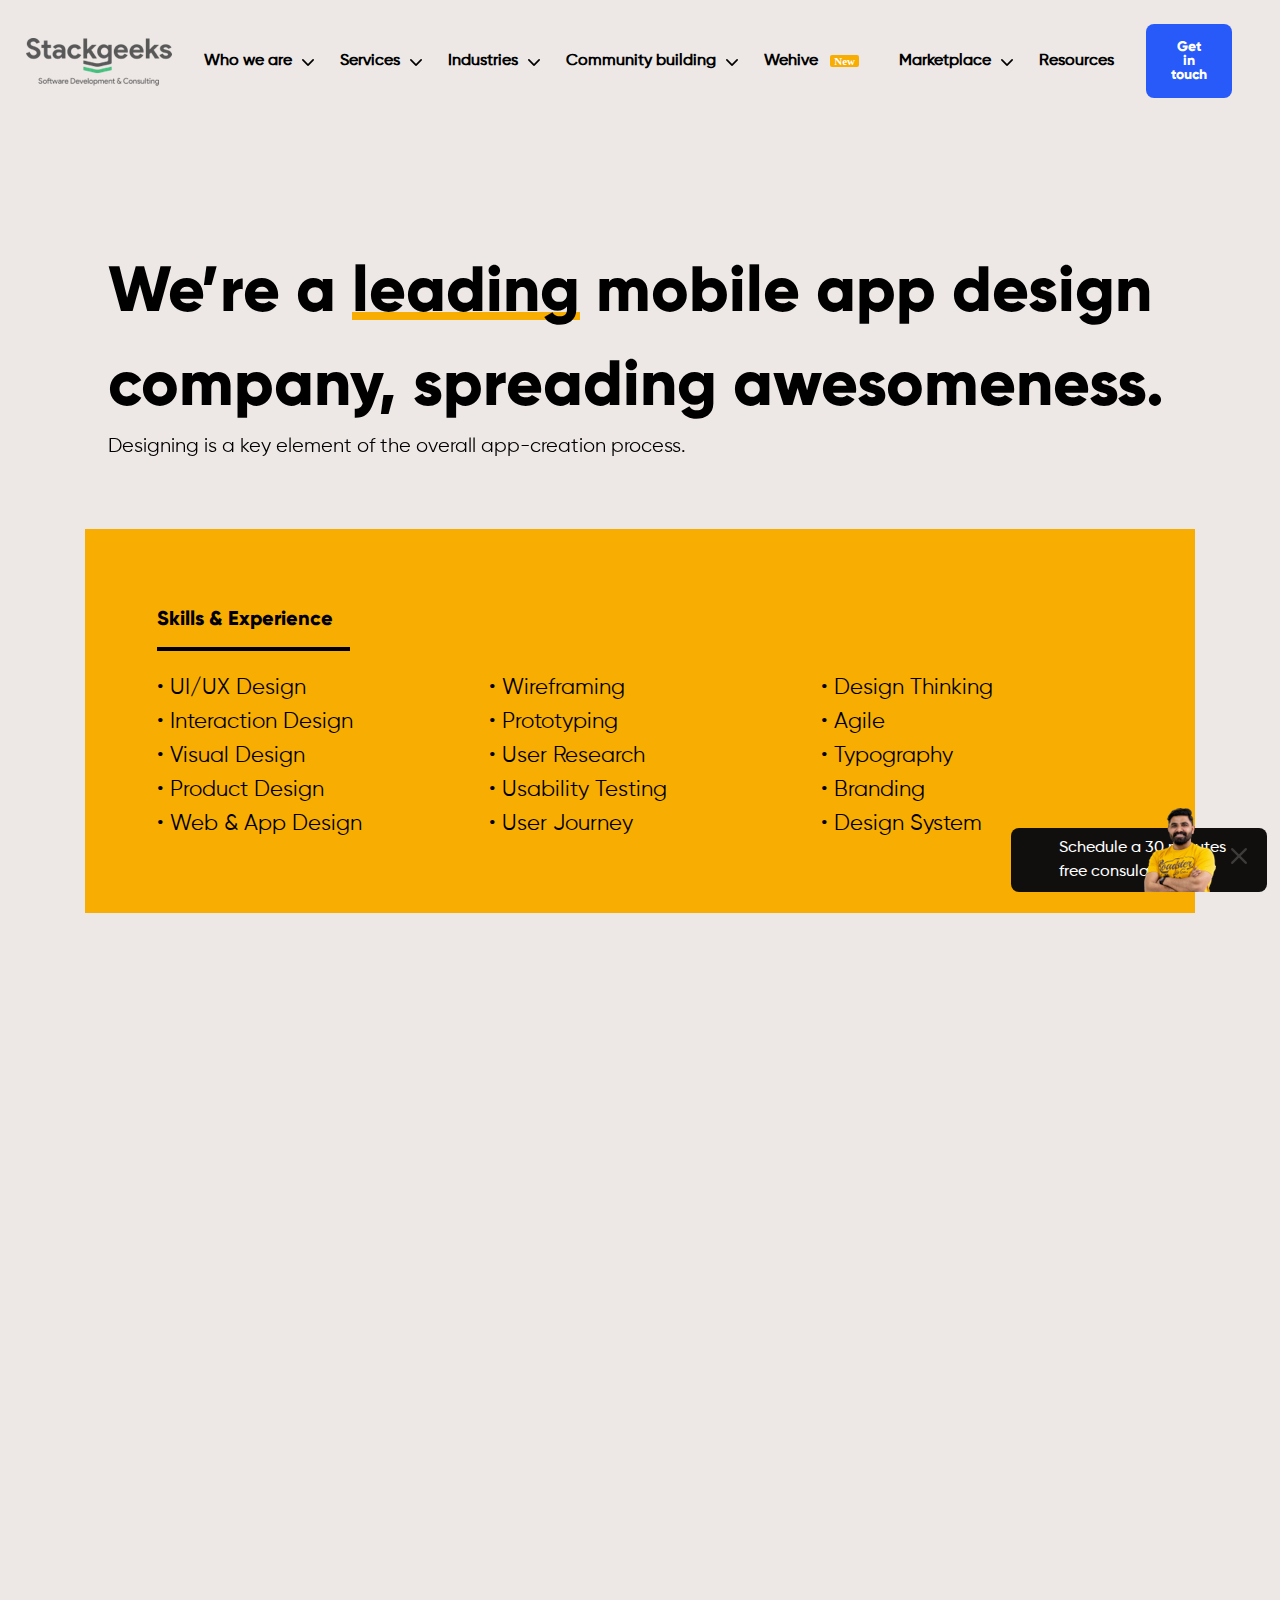
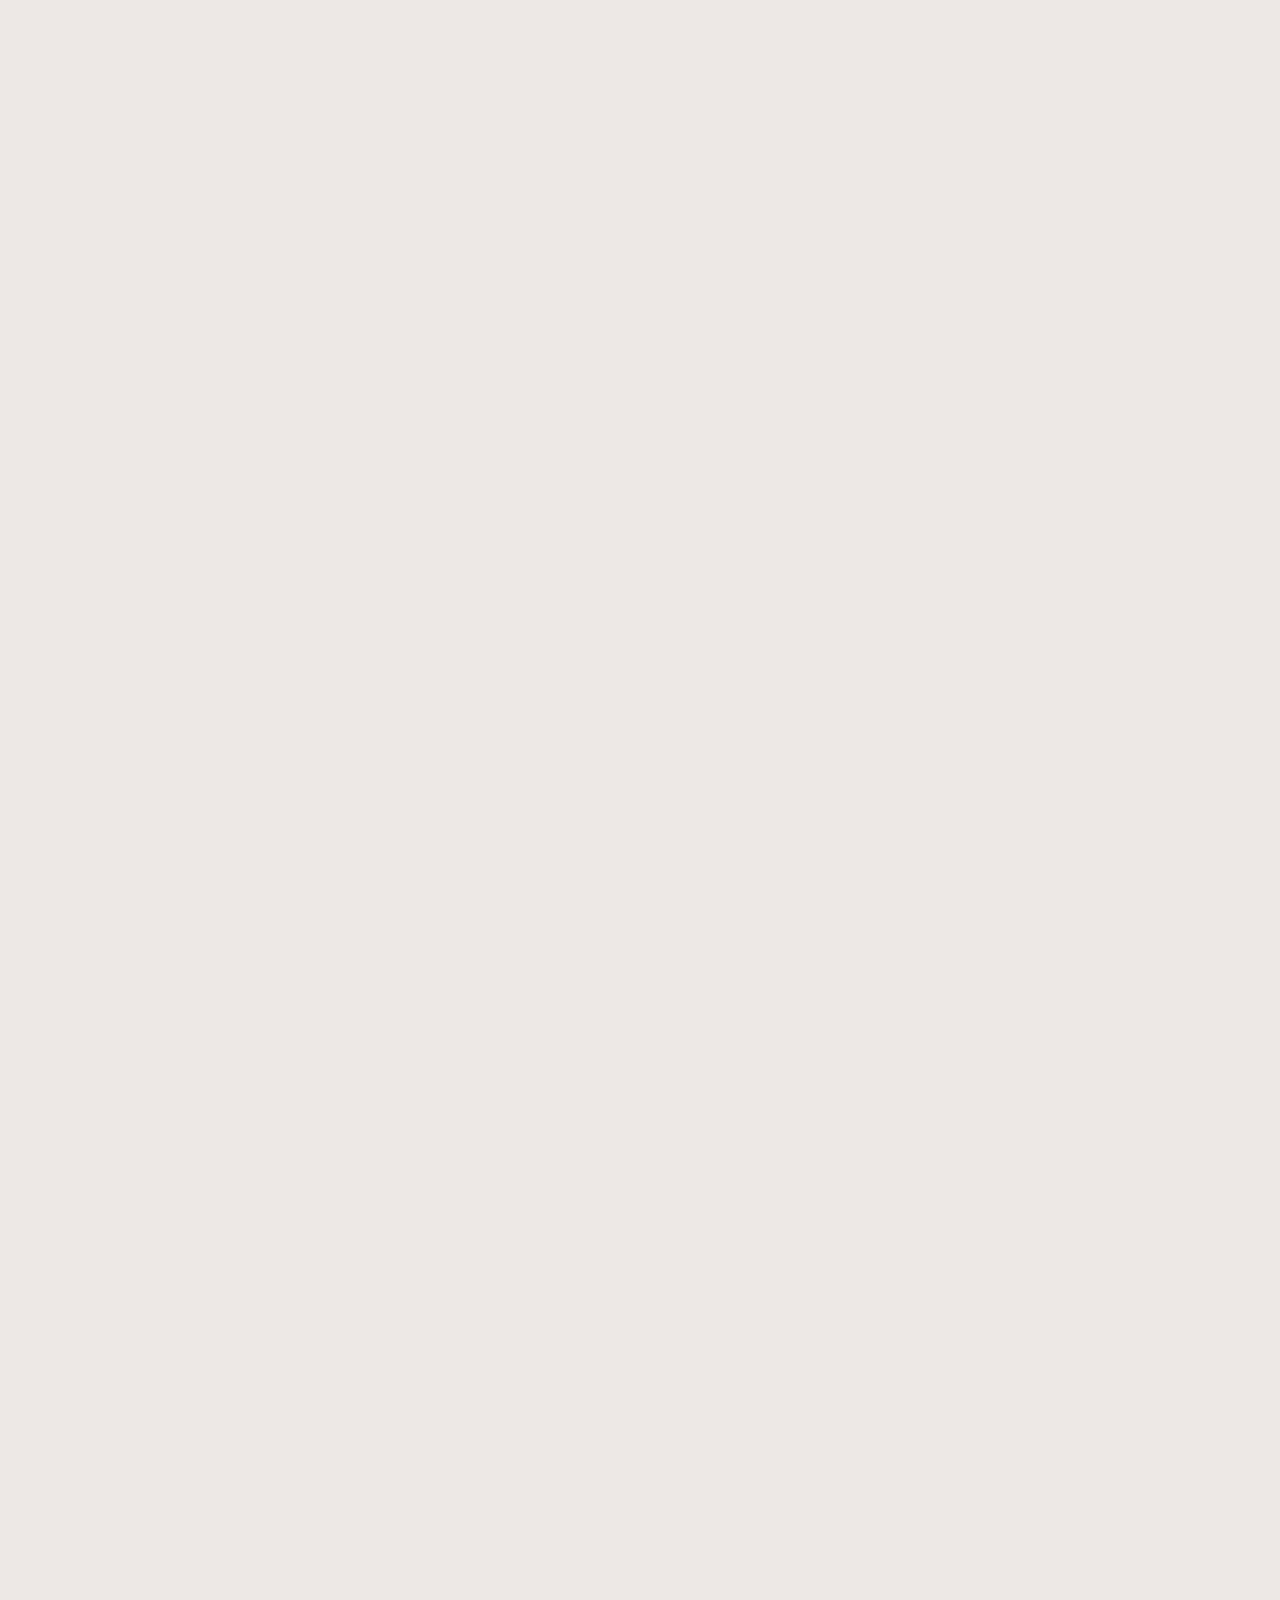
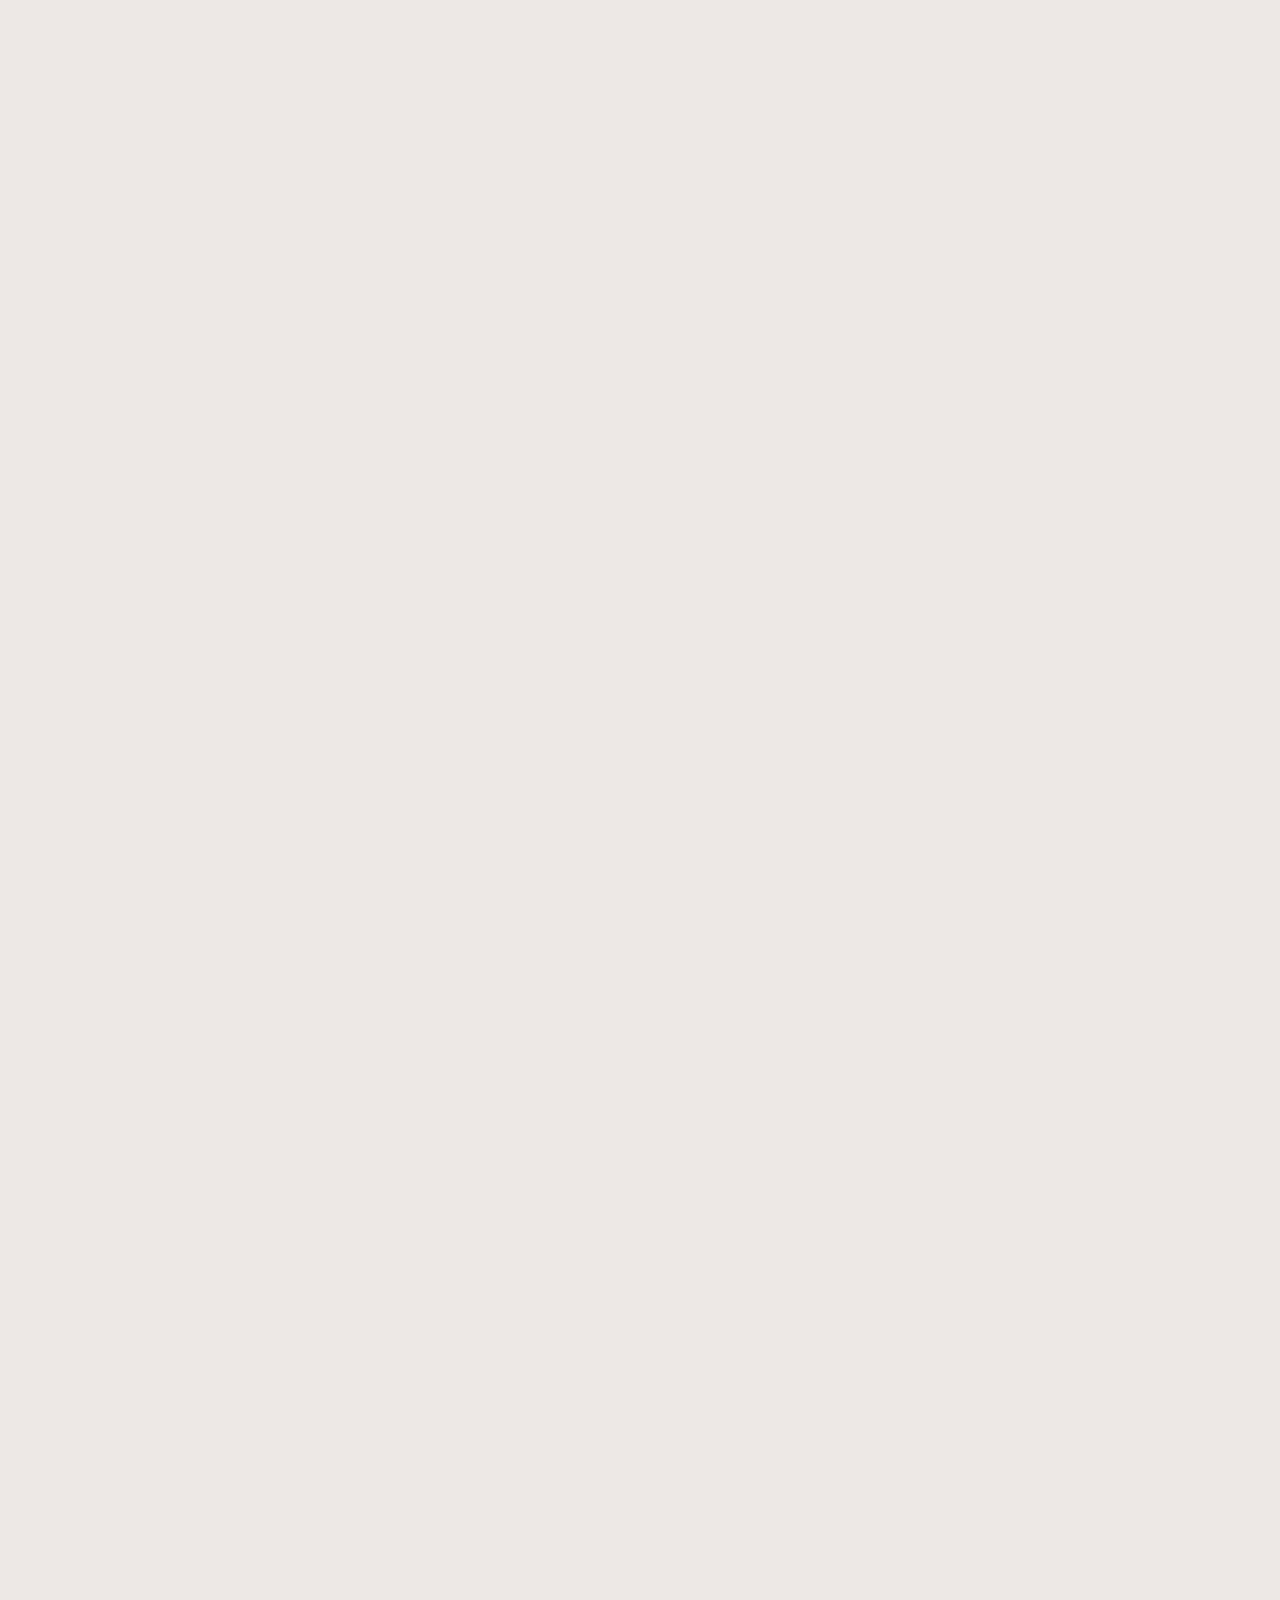
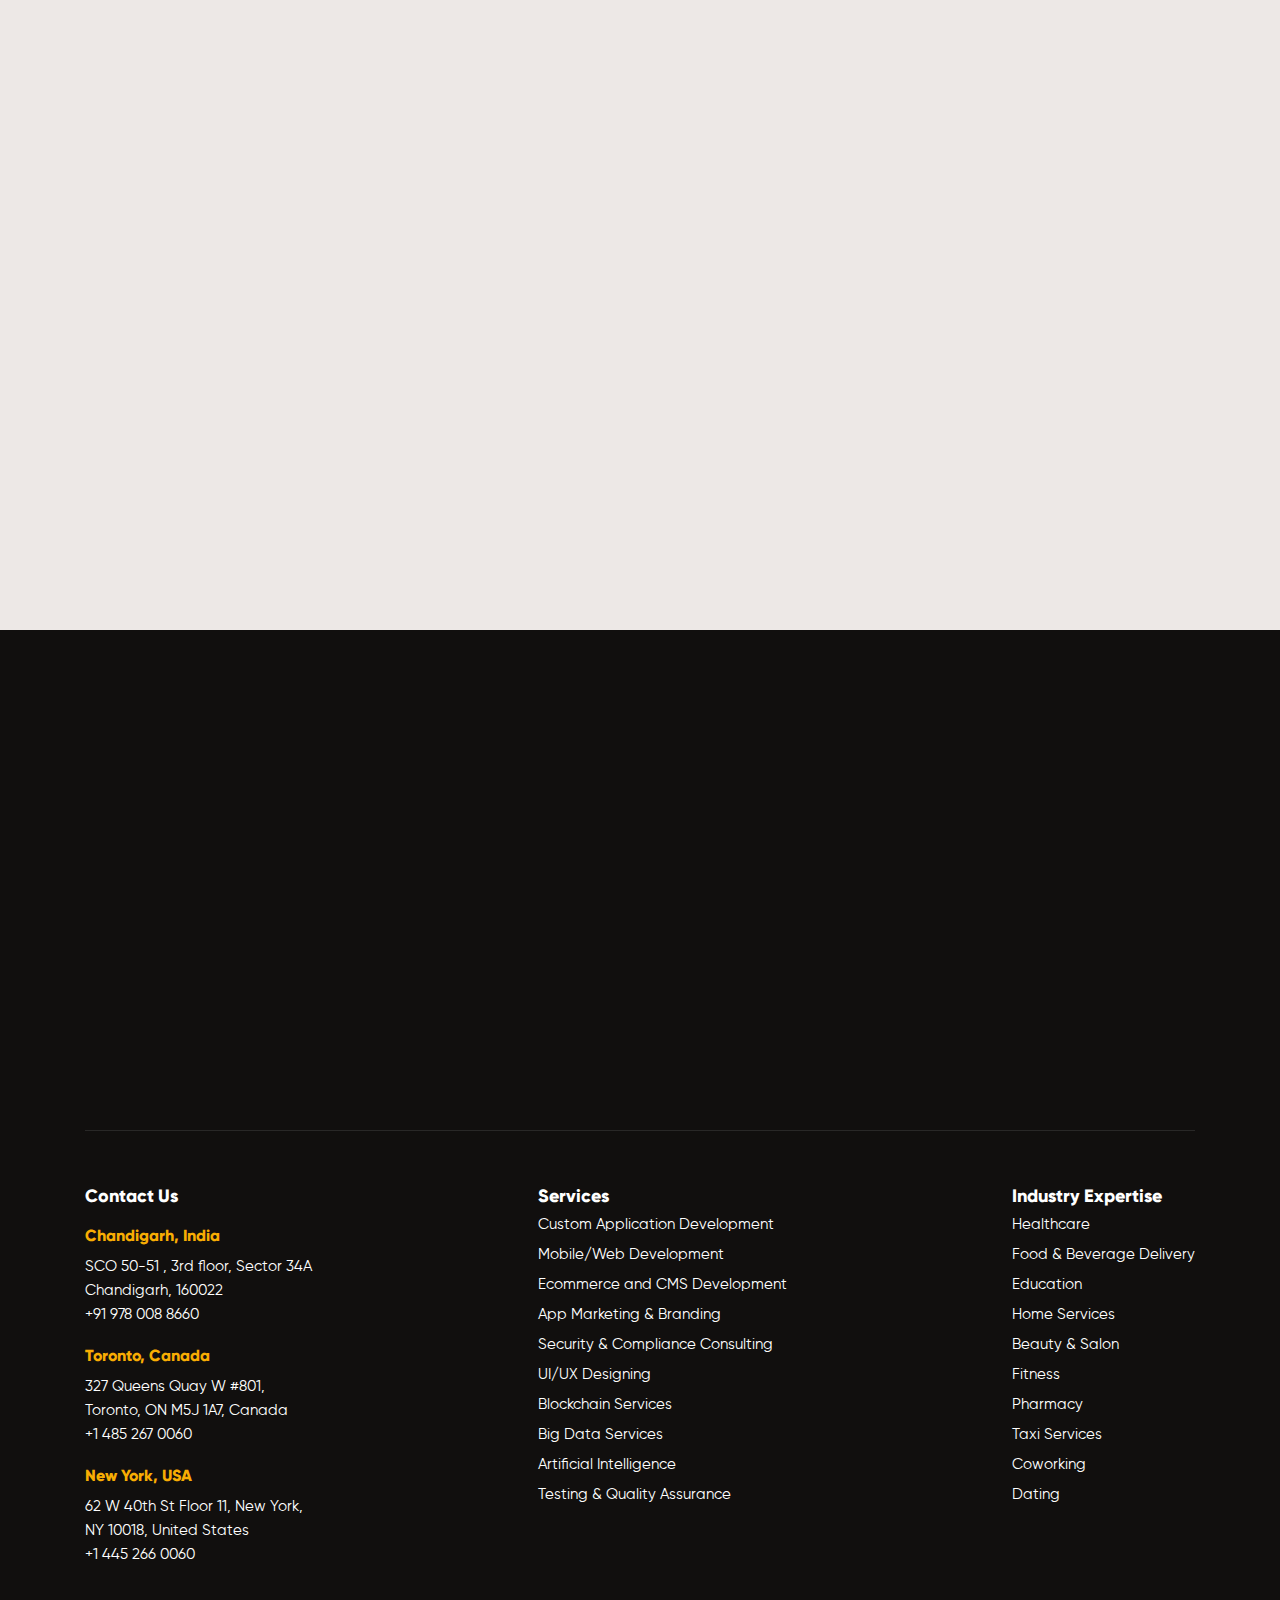
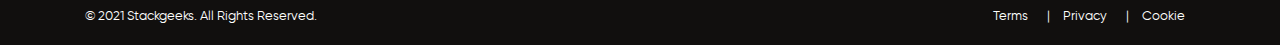
<file: ui-ux.html>
<!DOCTYPE html>
<html lang="en">

<head>
  <meta charset="UTF-8">
  <meta name="viewport" content="width=device-width, initial-scale=1.0">
  <title>ui ux.html</title>
  <!-- boost-link -->
  <link rel="stylesheet" href="assets/css/bootstrap.min.css">
  <!-- reboot.css -->
  <link rel="stylesheet" href="assets/css/reboot.css">
  <!-- style.css -->
  <link rel="stylesheet" href="assets/css/style.css">
  <!-- owl-carousel.css -->
  <link rel="stylesheet" href="assets/css/owl.carousel.min.css">
  <link rel="stylesheet" href="assets/css/owl.theme.default.min.css">
  <!-- responsive.css -->
  <link rel="stylesheet" href="assets/css/responsive.css">
  <!-- font-icon.css -->
  <link rel="stylesheet" href="https://unpkg.com/aos@next/dist/aos.css" />
  <!-- aos-animations -->
  <link rel="stylesheet" href="https://cdnjs.cloudflare.com/ajax/libs/font-awesome/4.7.0/css/font-awesome.min.css">
  <link rel="preconnect" href="https://fonts.gstatic.com">
  <link href="https://fonts.googleapis.com/css2?family=Montserrat:ital,wght@0,500;1,300&display=swap" rel="stylesheet">
  <link rel="stylesheet" href="https://unpkg.com/aos@next/dist/aos.css" />
</head>

<body>
  <div class="cdkjs">
    <!-- <div class="top_section">
      <div class="container">
        <div class="inner-section ">
          <div class="first-tag assa">
            <h2>See our recent products:</h2>
          </div>
          <div class="first-tag">
            <h2> <img src="./assets/img/ic_healthcare.png" alt=""> Health Care</h2>
          </div>
          <div class="first-tag">
            <h2> <img src="./assets/img/ic_on_demand.png" alt=""> On-demand</h2>
          </div>
          <div class="first-tag">
            <h2> <img src="./assets/img/ic_education.png" alt="">Education</h2>
          </div>
        </div>
      </div>
    </div> -->
    <header>
      <nav class="nav">
        <ul class="nav-list ergre d-lg-none ">
          <div class="logo">
            <img src="./assets/img/header_logo.png" alt="">
          </div>
          <li class="nav-logo">
            <button class="btn main-btn mt-4">Get in touch</button>
            <button class="btn dfgf" id="nav-toggle" onclick="toggle()">
              <i class="fa fa-bars"></i></button>
          </li>
        </ul>
        <ul class="nav-list " id="fdsd">
          <li class="nav-logo d-lg-block d-none">
            <div class="logo">
              <img src="./assets/img/header_logo.png" alt="">
            </div>
          </li>
          <li class="nav-link"><a href="#">Who we are <img src="./assets/img/ic_dropdown.png" alt=""></a>
            <ul class="nav-drop">
              <li><a href="#">About </a></li>
              <li><a href="#">Work</a></li>
            </ul>
          </li>
          <li class="nav-link"><a href="#">Services <img src="./assets/img/ic_dropdown.png" alt=""></a>
            <ul class="nav-drop">
              <li>Portfolio</li>
              <li>Showcase</li>
            </ul>
          </li>
          <li class="nav-link"><a href="#">Industries <img src="./assets/img/ic_dropdown.png" alt=""></a>
            <!-- <ul class="nav-drop">
              <li>Portfolio</li>
              <li>Showcase</li>
            </ul> -->
          </li>
          <li class="nav-link"><a href="#">Community building <img src="./assets/img/ic_dropdown.png" alt=""></a>
            <!-- <ul class="nav-drop">
              <li>Portfolio</li>
              <li>Showcase</li>
            </ul> -->
          </li>
          <li class="nav-link"><a href="#">Wehive <span class="new">New</a></span>
          </li>
          <li class="nav-link"><a href="#">Marketplace <img src="./assets/img/ic_dropdown.png" alt=""></a>
            <!-- <ul class="nav-drop">
              <li>Portfolio</li>
              <li>Showcase</li>
            </ul> -->
          </li>
          <li class="nav-link"><a href="#">Resources</a></li>
          <li class="nav-item"><a href="#"><button class="btn main-btn">Get in touch</button></a></li>

        </ul>
      </nav>
    </header>
  </div>

  <!-- header-end -->
  <section class="first-section">
    <div class="container">
      <div class="row">
        <div class="col-lg-12">
          <h2 class="main-title sdfgsd" data-aos="fade-up" data-aos-duration="900">
            We’re a <span class="underline">leading</span> mobile app design company, spreading awesomeness.
          </h2>

        </div>
        <div class="col-lg-10">
          <div>
            <p class="main-para  wfwewf" data-aos="fade-up" data-aos-duration="500">
                Designing is a key element of the overall app-creation process.
            </p>
          </div>
        </div>
      </div>
    </div>
  </section>

  <!-- first section-end -->
  <section class="secend-section">
    <div class="container">
      <div class="secton-parant" data-aos="fade-up" data-aos-duration="500">
        <div class="row">
          <div class="col-lg-12 ">
            <div class="background grwe sfddfd" >
              <div class="first-card sdfd" style="position: unset;" data-aos="fade-up" data-aos-duration="500">
                <p class="main-para next-para">Skills & Experience </p>
                 <div class="d-flex row  asdfs">
                    <p class="main-para mb-lg-0 mb-3 col-lg-4 col-sm-6" style="font-size: 22px;">
                        • UI/UX Design <br>
    
                        • Interaction Design<br>
    
                        • Visual Design<br>
    
                        • Product Design<br>
    
                        • Web & App Design
                    </p>
                    <p class="main-para mb-lg-0 mb-3 col-lg-4 col-sm-6" style="font-size: 22px;">
                        • Wireframing<br>

                        • Prototyping<br>

                        • User Research<br>

                        • Usability Testing<br>

                        • User Journey
                    </p>
                    <p class="main-para mb-lg-0 mb-3 col-lg-4 col-sm-6" style="font-size: 22px;">
                        • Design Thinking<br>

                        • Agile<br>
                        
                        • Typography<br>
                        
                        • Branding<br>
                        
                        • Design System
                    </p>
                 </div>
                
              </div>
            </div>

          </div>
        </div>
      </div>
    </div>
  </section>

  <!-- skdjhf -->
  <section class="thared-section ">
      <div class="container">
        <div class="last-secitons ">
            <div class="row">
              <div class="col-lg-6">
                <h2 class="main-title aos-init aos-animate" data-aos="fade-up" data-aos-duration="500">
                    Tools we are <br> working on
                </h2>
              </div>
              <div class="col-lg-6">
                <p class="main-para err aos-init aos-animate" style="font-size: 18px; line-height: 28px;" data-aos="fade-up" data-aos-duration="500">
                    Stackgeeks UI/UX design solutions focus on adding value to your business by creating intuitive and most fascinating digital experiences. Our UI/UX design team has experience in Sketch, Adobe Photoshop, Adobe Illustrator,InDesign, Adobe XD and Figma. We are passionate to nurture & develop your ideas into bespoke website solutions that are straight out of your dreams.
                </p>
              </div>
            </div>
          </div>
      </div>
  </section>
  
  <!-- sdfsdf -->
  <section class="thared-section" data-aos="fade-up" data-aos-duration="500">
    <div class="container">
      <div class="owl-carousel owl-theme" data-aos="fade-up" data-aos-duration="500">
        <div class="item"><img src="./assets/img/ic_sketch.png" class="img-fluid" alt=""></div>
        <div class="item"> <img src="./assets/img/ic_figma.png" class="img-fluid" alt=""></div>
        <div class="item"><img src="./assets/img/ic_adobe_xd.png" class="img-fluid" alt=""></div>
        <div class="item"><img src="./assets/img/ic_zaplin.png" class="img-fluid" alt=""></div>
        <div class="item"> <img src="./assets/img/ic_photoshop.png" class="img-fluid" alt=""></div>
        <div class="item"><img src="./assets/img/ic_illustrator.png" class="img-fluid" alt=""></div>
        <div class="item"> <img src="./assets/img/ic_invision_studio.png" class="img-fluid" alt=""></div>
        
      </div>
    </div>
  </section>

   <!-- sldmkfnkh -->
   <section >
    <div class="container">
      <div class="row">
        <div class="col-lg-12">
          <h2 class="main-title mt-0 sdfgsd" data-aos="fade-up" data-aos-duration="900">
            Product Definition is the <br class="d-lg-block d-none"> first phase involved in the  <br class="d-lg-block d-none"> user design process. 
          </h2>
        </div>
      </div>
    </div>
  </section>

  <!-- fddsf -->
  <section class="secend-section mt-5">
    <div class="container">
      <div class="secton-parant" data-aos="fade-up" data-aos-duration="500">
        <div class="row">
          <div class="col-lg-6 d-lg-block d-none">
             <img  class="pb-0" src="./assets/img/dots_graphic.png" alt="">
          </div>
          <div class="col-lg-6">
            <div class="pl-lg-3">
              <p class="main-para err pb-lg-0 pb-4" style="font-size: 18px; line-height: 28px;" data-aos="fade-up"
                data-aos-duration="500">
                The team responsible for this will collect the user requirements based on their business environment.
                 It’s very much essential because understanding about the real scope of the product and their existence happens in this phase.
              </p>
              <button class="btn main-btn mt-4" data-aos="fade-up" data-aos-duration="500">Read More</button>
            </div>
          </div>
        </div>
      </div>
    </div>
  </section>
  <!-- sf;lnjkds -->

  <section class="thared-section ">
    <div class="container">
      <div class="row  aos-init" data-aos="fade-up" data-aos-duration="500">
        <div class="col-lg-6 ">
          <div class="fleek">
            <img src="./assets/img/discovery.png" class="sdfsd aos-init" alt="" data-aos="fade-up" data-aos-duration="500">
          </div>
        </div>
        <div class="col-lg-6 mt-lg-0 mt-4 aos-init" data-aos="fade-up" data-aos-duration="500">
          <div class="pl-lg-3 aligin-center">
            <h2 class="main-title aos-init mb-3 aos-animate" style="font-size: 56px; line-height: 34px;" data-aos="fade-up" data-aos-duration="500">
                Discovery
            </h2>
            <p class="main-para aos-init" style="font-size: 18px; line-height: 28px;" data-aos="fade-up" data-aos-duration="500">
                Before we get busy, we like to do a bit of pre-planning. What’s your business about? What’s your app’s idea? Is it feasible enough? Will it help? What are the hurdles to your business? What’s your TA’s behavior like and how tough is your competition? That’s epic brainstorming, but it doesn’t take too long when we’re doing it! We get to the very depth of your idea and conceive the best possible way to express it in form of an app. We design, then redesign and continue to tinker until we get to the ultimate. We’ve got the mojo to convert your idea into a stunning mobile app.
            </p>
             
          </div>
        </div>
      </div>
    </div>
  </section>

  <!-- fsdf -->
  <section class="thared-section ">
    <div class="container">
      <div class="row mt-lg-5 mt-4 aos-init" data-aos="fade-up" data-aos-duration="500">
        <div class="col-lg-6 ">
          <div class="fleek">
            <img src="./assets/img/rapid_prototyping.png" class="sdfsd aos-init" alt="" data-aos="fade-up" data-aos-duration="500">
          </div>
        </div>
        <div class="col-lg-6 mt-lg-0 mt-4 aos-init" data-aos="fade-up" data-aos-duration="500">
          <div class="pl-lg-3 aligin-center">
            <h2 class="main-title aos-init mb-3 aos-animate" style="font-size: 56px; line-height: 34px;" data-aos="fade-up" data-aos-duration="500">
                Rapid prototyping
            </h2>
            <p class="main-para aos-init" style="font-size: 18px; line-height: 28px;" data-aos="fade-up" data-aos-duration="500">
                Once the idea discovery is over, we draw out rough sketches of what your app would look like. The idea behind prototyping is that no first design is perfect. So it’s a trial and error approach until we get everything right. From visualizing the entire user-journey through the app, the layout of each and every single screen to button designs and graphical effects, prototype covers every aspect. Further taking into account the business needs, user-behavioral patterns, and the app’s objective, we look to offer the best in terms of user experience. Once the paper-sketches seem convincing enough, the actual app designing can begin.
            </p>
             
          </div>
        </div>
      </div>
    </div>
  </section>
   <!-- sdfsd4 -->
   <section class="thared-section ">
    <div class="container">
      <div class="row mt-lg-5 mt-4 aos-init" data-aos="fade-up" data-aos-duration="500">
        <div class="col-lg-6 ">
          <div class="fleek">
            <img src="./assets/img/ui_design.png" class="sdfsd aos-init" alt="" data-aos="fade-up" data-aos-duration="500">
          </div>
        </div>
        <div class="col-lg-6 mt-lg-0 mt-4 aos-init" data-aos="fade-up" data-aos-duration="500">
          <div class="pl-lg-3 aligin-center">
            <h2 class="main-title aos-init mb-3 aos-animate" style="font-size: 56px; line-height: 34px;" data-aos="fade-up" data-aos-duration="500">
                UI design
            </h2>
            <p class="main-para aos-init" style="font-size: 18px; line-height: 28px;" data-aos="fade-up" data-aos-duration="500">
                The UI is all about making things easier for your users. So a lot depends on how they wish to be helped. The UI design is the very focal point of the app and this is where we like to flex our creative muscle. Defining the right user-flow is the key thing here. We know how to get it right! We delve deep into the user-patterns to create an engaging and interactive user-interface. Keeping the entire functionality top-notch with super-easy UI is what we seek to achieve with every app development. Let your iOS, Android, and Responsive web apps bask in the glory of our stunning UI designs.
            </p>
             
          </div>
        </div>
      </div>
    </div>
  </section>

  <!-- sdfadfss -->
  <section class="thared-section ">
    <div class="container">
      <div class="row mt-lg-5 mt-4 aos-init" data-aos="fade-up" data-aos-duration="500">
        <div class="col-lg-6 ">
          <div class="fleek">
            <img src="./assets/img/visual_design_branding.png" class="sdfsd aos-init" alt="" data-aos="fade-up" data-aos-duration="500">
          </div>
        </div>
        <div class="col-lg-6 mt-lg-0 mt-4 aos-init" data-aos="fade-up" data-aos-duration="500">
          <div class="pl-lg-3 aligin-center">
            <h2 class="main-title aos-init mb-3 aos-animate" style="font-size: 56px; line-height: 54px;" data-aos="fade-up" data-aos-duration="500">
                Visual design and branding
            </h2>
            <p class="main-para aos-init" style="font-size: 18px; line-height: 28px;" data-aos="fade-up" data-aos-duration="500">
                Visual designing is a distinct language in which your app communicates with your users. Visual design and branding are inseparable from the business. The visual branding just like any other aspect of mobile app development should appeal to your audience. Again, we get busy here, we know what will get your audience buzzing! Getting into the very psyche of the users, we set the design that’s easily recognizable and adds value to your business. Your brand is the tool to make a major breakthrough in your market. Realize the full potential of your mobile app with the leading mobile app design and development brand i.e. Stackgeeks.
            </p>
             
          </div>
        </div>
      </div>
    </div>
  </section>

  <!-- sddsf -->
  <section class="mt-4" data-aos="fade-up" data-aos-duration="500">
    <div class="container">
      <div class="ksvj">
        <h2 class="main-title" data-aos="fade-up" data-aos-duration="500">
          Trusted by the World’s <br class="d-lg-block d-none" /> Leading Startups and <br class="d-lg-block d-none" />
          Enterprises.
        </h2>
      </div>
    </div>
  </section>


  <!-- fifit sectio -end -->
  <section class="tester_new text-center" data-aos="fade-up" data-aos-duration="4500">
    <div class="container">
      <div id="carouselExampleIndicators" class="carousel slide" data-ride="carousel">
        <div class="row lsfjdk">
          <div class="col-lg-6 order1">
            <div class="carousel-inner" role="listbox">
              <div class="carousel-item active">
                <div class="row">
                  <div class="col-sm-12">
                    <div class="postion">
                      <p> <img src="./assets/img/ic_quote_1.png" alt=""> <br> Stackgeeks is our Outsourcing partner.
                        They really focus on customers and understand their business objectives.
                        We worked with them for over 5 years and they have really done an outstanding job for us. <br>
                        <span><img src="./assets/img/ic_quote_2.png" /> </span>
                      </p>
                      <h5>William Garrett</h5>
                      <p>Founder, Fleek</p>
                      <div class="bottom-text">
                        <p>01</p>
                        <p>03</p>
                      </div>
                    </div>
                  </div>
                </div>
              </div>
              <div class="carousel-item ">
                <div class="row">
                  <div class="col-sm-12">
                    <div class="postion">
                      <p> <img src="./assets/img/ic_quote_1.png" alt=""> <br> Stackgeeks is our Outsourcing partner.
                        They really focus on customers and understand their business objectives.
                        We worked with them for over 5 years and they have really done an outstanding job for us. <br>
                        <span><img src="./assets/img/ic_quote_2.png" /> </span>
                      </p>
                      <h5>William Garrett</h5>
                      <p>Founder, Fleek</p>
                      <div class="bottom-text ds">
                        <p>01</p>
                        <p>03</p>
                      </div>
                    </div>
                  </div>
                </div>
              </div>
              <div class="carousel-item ">
                <div class="row">
                  <div class="col-sm-12">
                    <div class="postion">
                      <p> <img src="./assets/img/ic_quote_1.png" alt=""> <br>Stackgeeks is our Outsourcing partner.
                        They really focus on customers and understand their business objectives.
                        We worked with them for over 5 years and they have really done an outstanding job for us. <br>
                        <span><img src="./assets/img/ic_quote_2.png" /> </span>
                      </p>
                      <h5>William Garrett</h5>
                      <p>Founder, Fleek</p>
                      <div class="bottom-text ad">
                        <p>01</p>
                        <p>03</p>
                      </div>
                    </div>
                  </div>
                </div>
              </div>
            </div>
          </div>
          <div class="col-lg-6 order">
            <ol class="carousel-indicators">
              <li data-target="#carouselExampleIndicators" data-slide-to="0" class="active"></li>
              <li data-target="#carouselExampleIndicators" data-slide-to="1"></li>
              <li data-target="#carouselExampleIndicators" data-slide-to="2"></li>
            </ol>
          </div>

        </div>
      </div>
    </div>
  </section>

  <!-- last-section -->
  <section class="last-section" data-aos="fade-up" data-aos-duration="500">
    <div class="container">
      <div class="text-center">
        <h2 class="bottom-title">Client Case Study</h2>
      </div>
      <!-- Topic Cards -->
      <div id="cards_landscape_wrap-2">
        <div class="row">
          <div class="col-xs-12 col-sm-6 col-lg-4 mb-3" data-aos="fade-up" data-aos-duration="500">
            <div class="card-flyer">
              <div class="text-box">
                <div class="image-box">
                  <img src="./assets/img/casestudy_1.png" alt="" />
                </div>
                <div class="text-container">
                  <h6>Apollo Case Study</h6>
                  <p>The conventional method of providing a discharge summary to the patients at Indraprastha Apollo
                    Hospitals involved a cumbersome print-sign-scan-store routine in obtaining signatures from the pat…
                  </p>
                  <div class="justify-content">
                    <a href="#" class="readmore">Read More</a>
                    <img src="./assets/img/ic_arrow.png" alt="">
                  </div>
                </div>

              </div>
            </div>
          </div>
          <div class="col-xs-12 col-sm-6 col-lg-4 mb-3" data-aos="fade-up" data-aos-duration="500">
            <div class="card-flyer">
              <div class="text-box">
                <div class="image-box">
                  <img src="./assets/img/casestudy_2.png" alt="" />
                </div>
                <div class="text-container">
                  <h6>GSK Case Study</h6>
                  <p>
                    From R&D to clinical testing, successfully launching a new drug requires many signatures and
                    approvals from stakeholders worldwide. GSK can no longer afford to deal with paper and manual s…
                  </p>
                  <div class="justify-content">
                    <a href="#" class="readmore">Read More</a>
                    <img src="./assets/img/ic_arrow.png" alt="">
                  </div>
                </div>

              </div>
            </div>
          </div>
          <div class="col-xs-12 col-sm-6 col-lg-4 mb-3" data-aos="fade-up" data-aos-duration="500">
            <div class="card-flyer">
              <div class="text-box">
                <div class="image-box">
                  <img src="./assets/img/casestudy_3.png" alt="" />
                </div>
                <div class="text-container">
                  <h6>ICON Case Study</h6>
                  <p>
                    ICON traditionally employed manual document signing processes to handle all its documentation needs.
                    These documents were labor-intensive and slowed down the entire process as paper docum…
                  </p>
                  <div class="justify-content">
                    <a href="#" class="readmore">Read More</a>
                    <img src="./assets/img/ic_arrow.png" alt="">
                  </div>
                </div>

              </div>
            </div>
          </div>
        </div>
      </div>
    </div>
  </section>

  <!-- section -->
  <section class="lastdlsj">
    <div class="container">
      <div class="text-center dfd" data-aos="fade-up" data-aos-duration="4500">
        <h2>Got a Software or App Development Project in Mind?<br>
          Get Started Now.</h2>
        <a href="#"><button class="btn main-btn">Contact Us</button></a>
      </div>
    </div>
  </section>
  <footer class="footer">
    <div class="container">
      <div class="content">
        <div class="link-boxes">
          <ul class="box">
            <li class="link_name">Contact Us</li>
            <li><a href="#"><span>Chandigarh, India</span></a></li>
            <li><a href="#">SCO 50-51 , 3rd floor, Sector 34A <br /> Chandigarh, 160022<br />
                +91 978 008 8660</a></li>
            <li><a href="#"><span>Toronto, Canada</span></a></li>
            <li><a href="#">327 Queens Quay W #801, <br />Toronto, ON M5J 1A7, Canada<br />
                +1 485 267 0060</a></li>
            <li><a href="#"><span>New York, USA</span></a></li>
            <li><a href="#">62 W 40th St Floor 11, New York, <br />NY 10018, United States<br />
                +1 445 266 0060</a></li>
          </ul>
          <ul class="box">
            <li class="link_name">Services</li>
            <li><a href="#">Custom Application Development</a></li>
            <li><a href="#">Mobile/Web Development</a></li>
            <li><a href="#">Ecommerce and CMS Development</a></li>
            <li><a href="#">App Marketing & Branding</a></li>
            <li><a href="#">Security & Compliance Consulting</a></li>
            <li><a href="#">UI/UX Designing</a></li>
            <li><a href="#">Blockchain Services</a></li>
            <li><a href="#">Big Data Services</a></li>
            <li><a href="#">Artificial Intelligence</a></li>
            <li><a href="#">Testing & Quality Assurance </a></li>

          </ul>
          <ul class="box">
            <li class="link_name">Industry Expertise</li>
            <li><a href="#">Healthcare</a></li>
            <li><a href="#">Food & Beverage Delivery </a></li>
            <li><a href="#">Education</a></li>
            <li><a href="#">Home Services </a></li>
            <li><a href="#">Beauty & Salon </a></li>
            <li><a href="#">Fitness</a></li>
            <li><a href="#">Pharmacy</a></li>
            <li><a href="#">Taxi Services</a></li>
            <li><a href="#">Coworking</a></li>
            <li><a href="#">Dating</a></li>

          </ul>

        </div>
      </div>
    </div>
  </footer>
  <section class="bottom-section">
    <div class="container">
      <div class="bottom-details">
        <div class="bottom_text">
          <span class="copyright_text"><a href="#">© 2021 Stackgeeks. All Rights Reserved.</a></span>
          <span class="policy_terms">
            <a href="#">Terms <span class="pl-3">|</span></a>
            <a href="#">Privacy <span class="pl-3">|</span></a>
            <a href="#">Cookie </a>
          </span>
        </div>
      </div>
    </div>
  </section>
  <div style="margin: 0 auto ;">
    <section class="info-section" id="croses">
      <div class="containe">
        <div class="text-left">
          <ul class="mb-0">
            <li class="link_name">Schedule a 30 minutes <br> free consulation. <img src="./assets/img/hitesh_photo.png"
                alt=""></li>
            <img src="./assets/img/call_close.png" onclick="onClose()" class="crose" alt="">
          </ul>
        </div>
      </div>
    </section>
  </div>


  <script src="assets/js/jquery.js"></script>
  <script src="assets/js/bootstrap.bundle.min.js"></script>
 
  <script src="assets/js/owl.carousel.min.js"></script>
  <script src="https://unpkg.com/aos@next/dist/aos.js"></script>
  <script src="assets/js/style.js"></script>
</body>



</html>
</file>
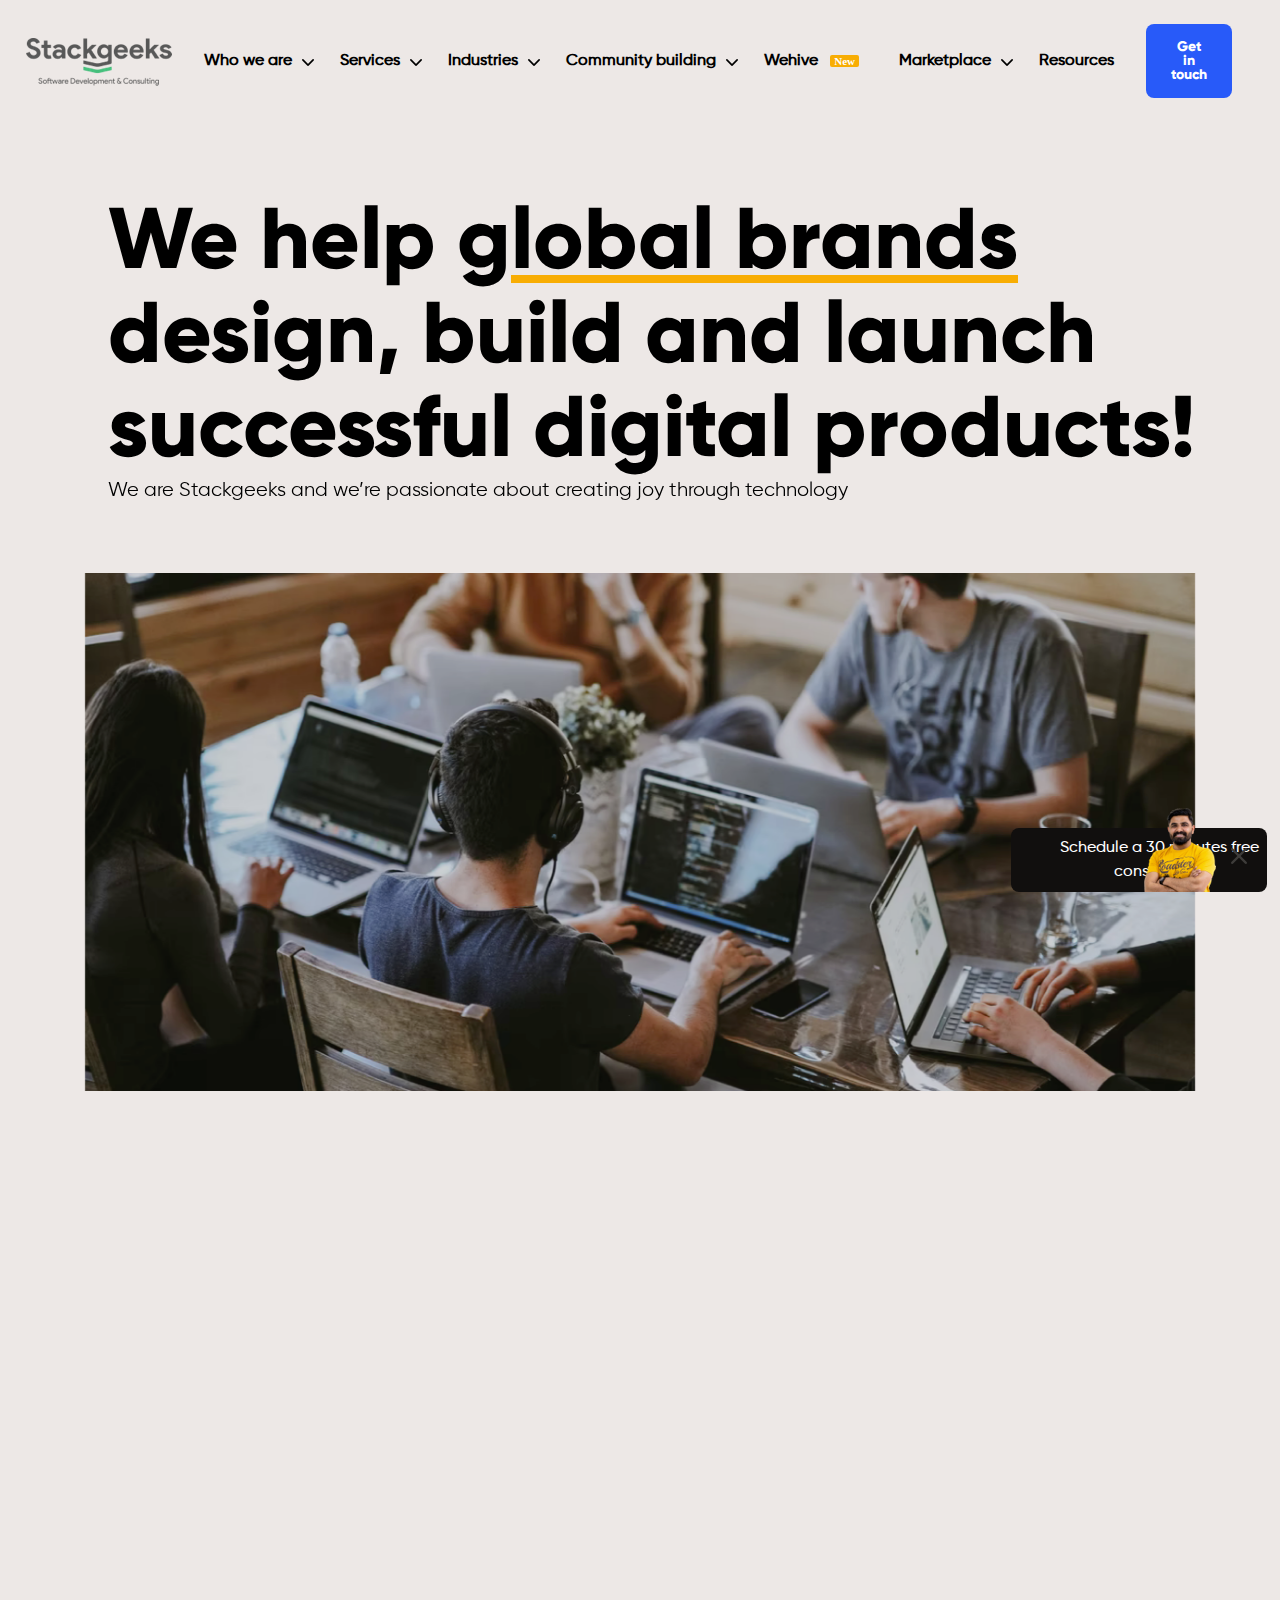
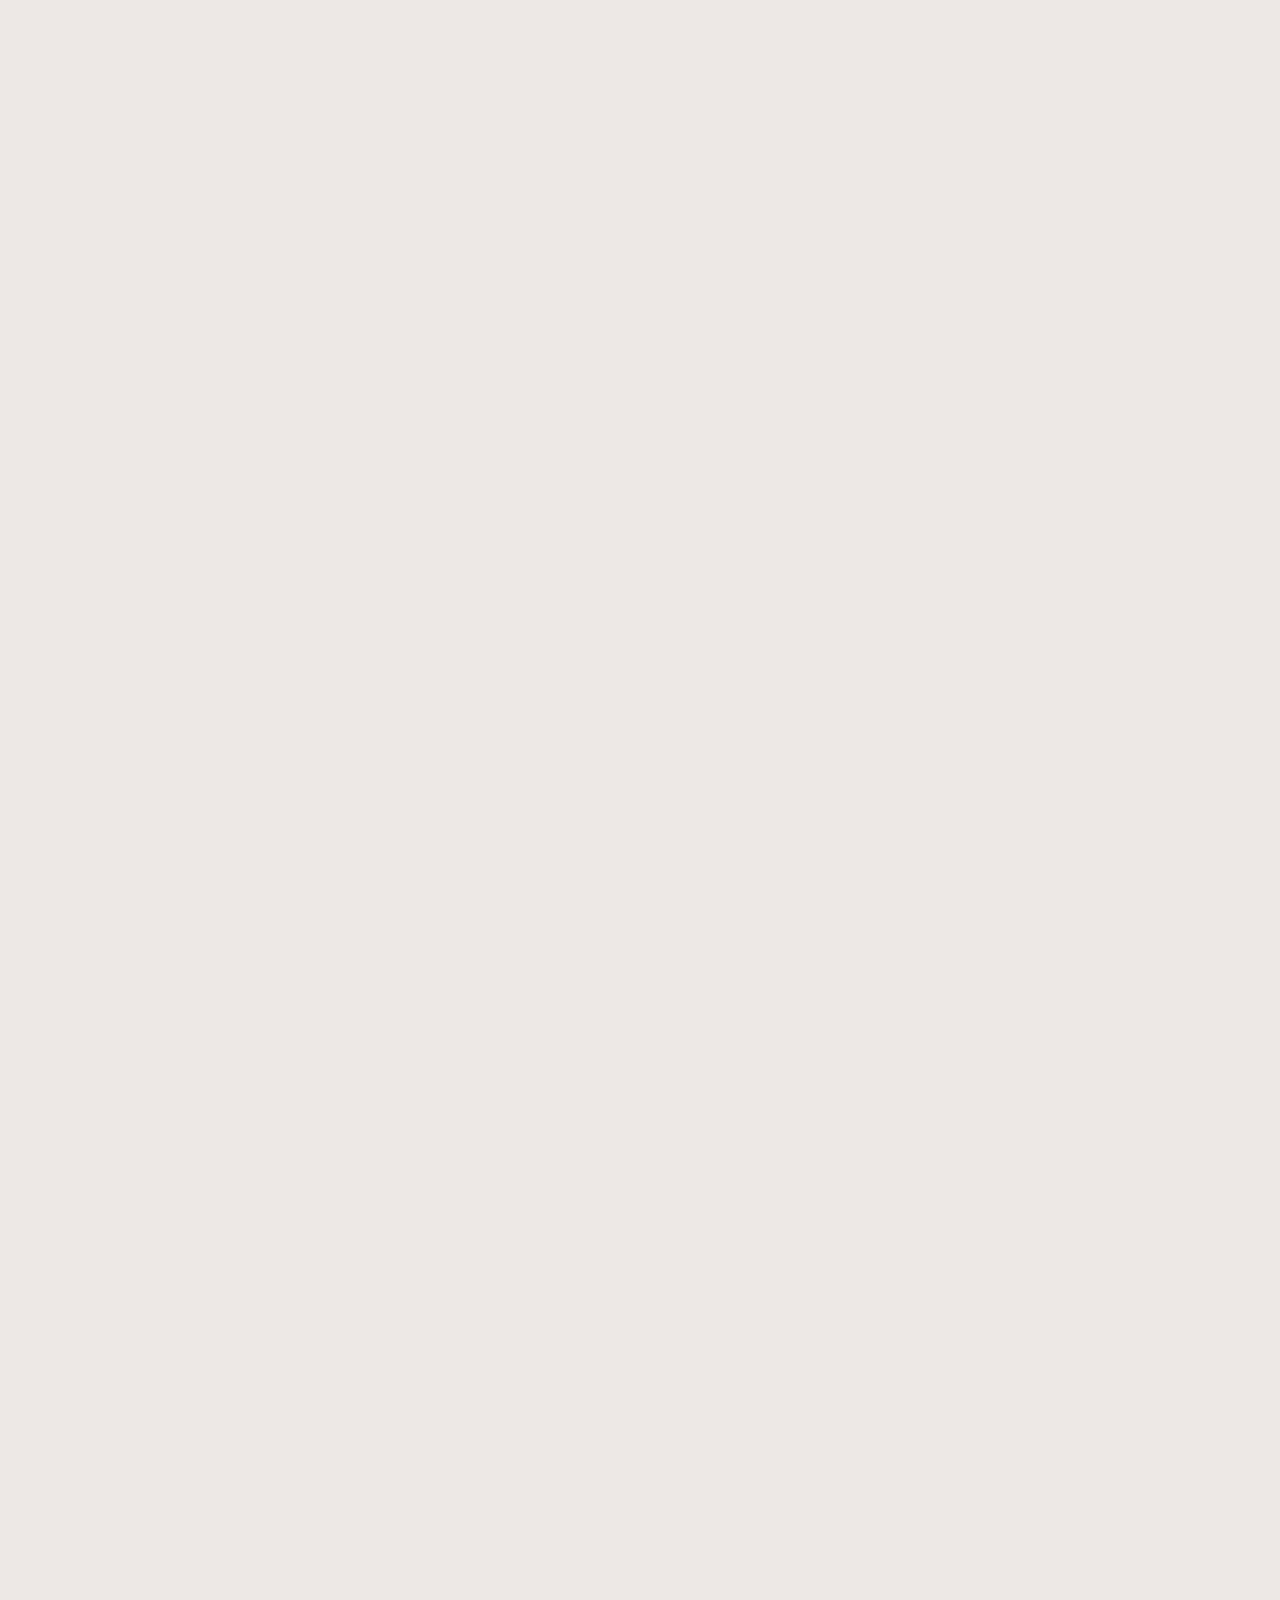
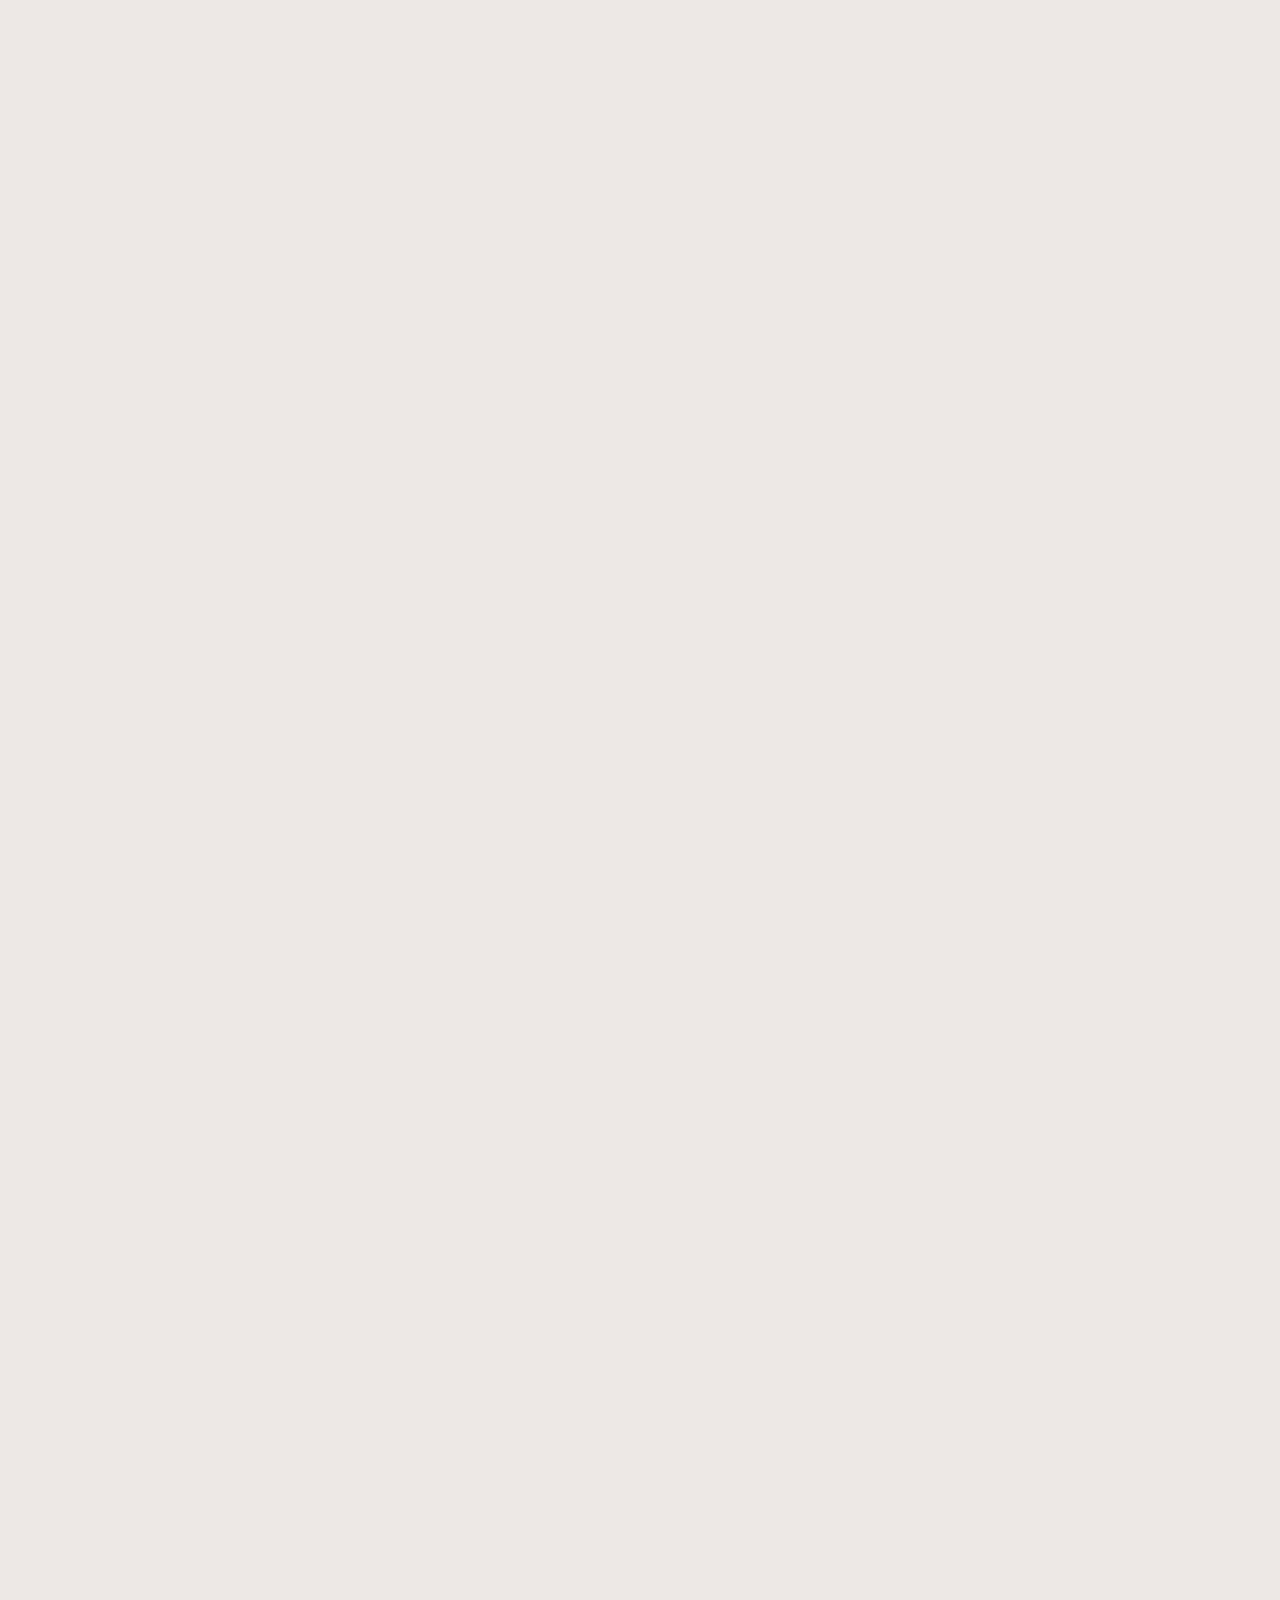
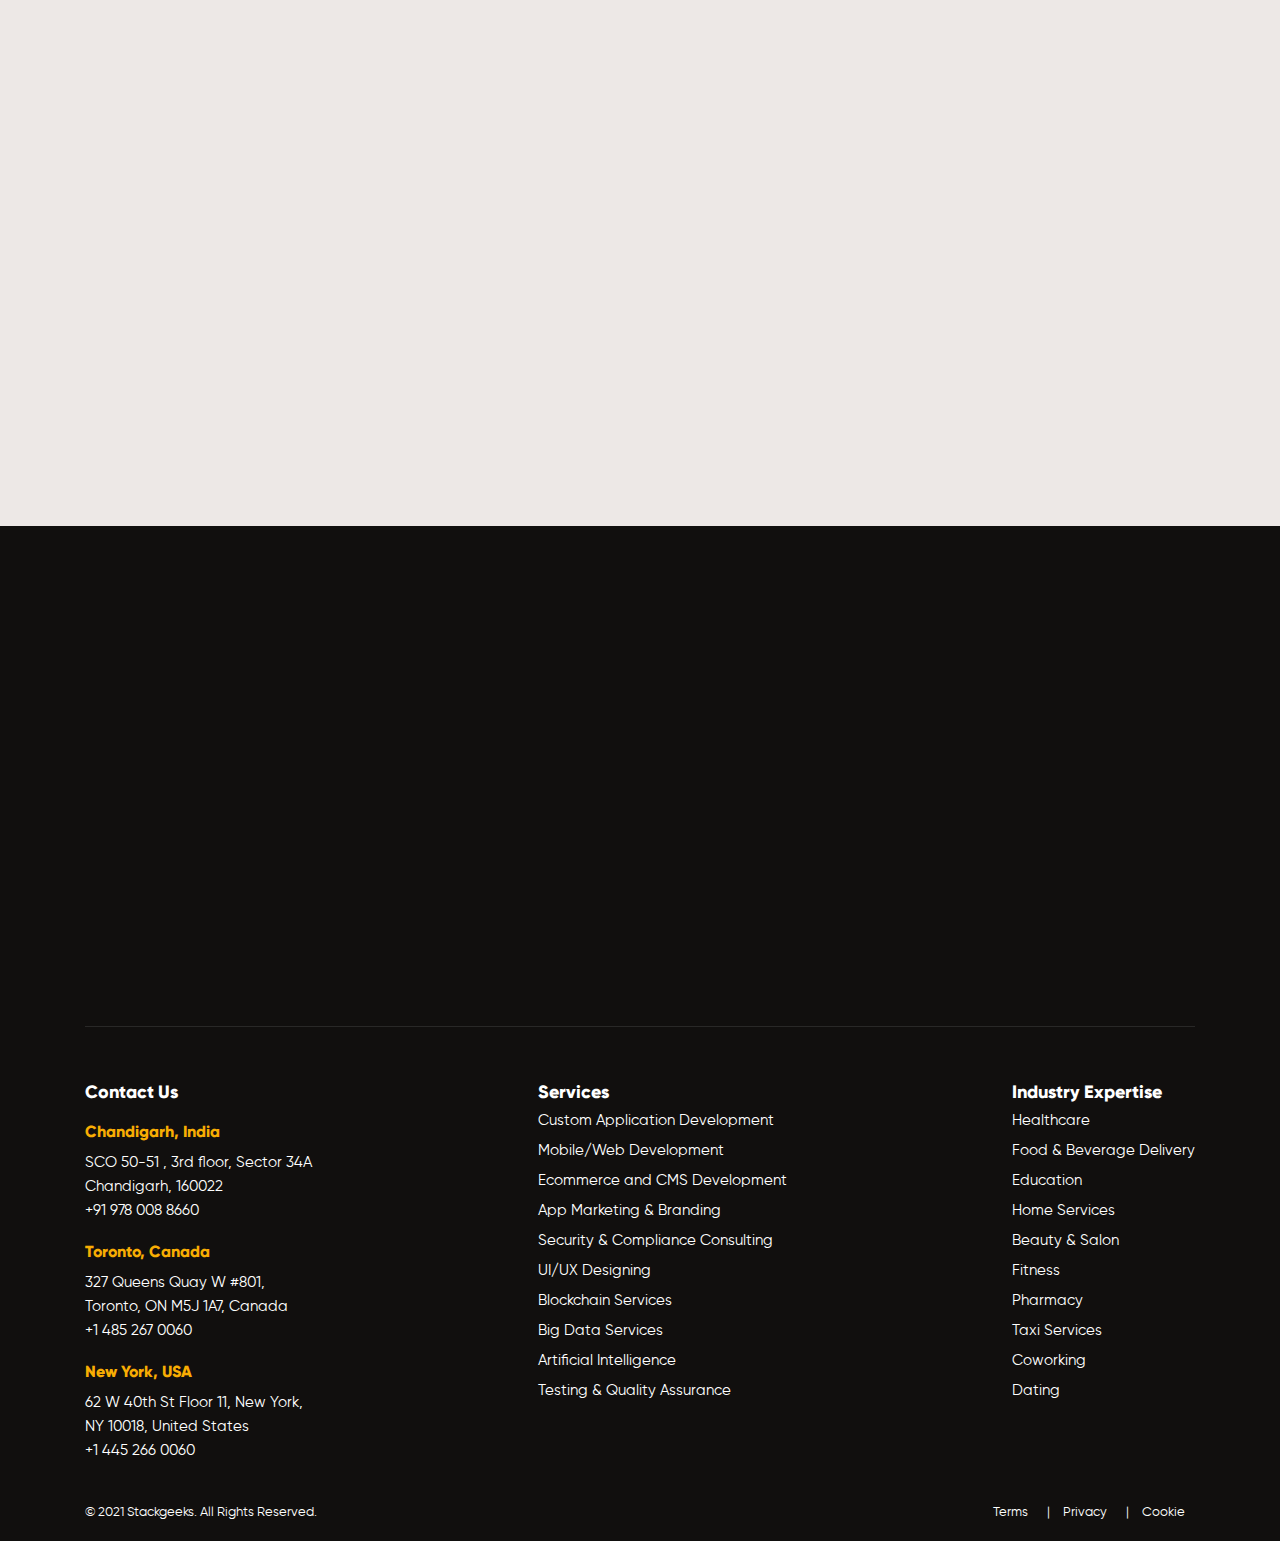
<file: Who we are.html>
<!DOCTYPE html>
<html lang="en">

  <head>
    <meta charset="UTF-8">
    <meta name="viewport" content="width=device-width, initial-scale=1.0">
    <title>who we are.html</title>
    <!-- boost-link -->
    <link rel="stylesheet" href="assets/css/bootstrap.min.css">
    <!-- reboot.css -->
    <link rel="stylesheet" href="assets/css/reboot.css">
    <!-- style.css -->
    <link rel="stylesheet" href="assets/css/style.css">
    <!-- owl-carousel.css -->
    <link rel="stylesheet" href="assets/css/owl.carousel.min.css">
    <link rel="stylesheet" href="assets/css/owl.theme.default.min.css">
    <!-- responsive.css -->
    <link rel="stylesheet" href="assets/css/responsive.css">
    <!-- font-icon.css -->
    <link rel="stylesheet" href="https://unpkg.com/aos@next/dist/aos.css" />
    <!-- aos-animations -->
    <link rel="stylesheet" href="https://cdnjs.cloudflare.com/ajax/libs/font-awesome/4.7.0/css/font-awesome.min.css">
    <link rel="preconnect" href="https://fonts.gstatic.com">
    <link href="https://fonts.googleapis.com/css2?family=Montserrat:ital,wght@0,500;1,300&display=swap" rel="stylesheet">
    <link rel="stylesheet" href="https://unpkg.com/aos@next/dist/aos.css" />
  </head>

<body>
  <div class="cdkjs"> 
    <header>
      <nav class="nav">
        <ul class="nav-list ergre d-lg-none ">
            <div class="logo">
              <img src="./assets/img/header_logo.png" alt="">
            </div>
             <li class="nav-logo">
              <button class="btn main-btn mt-4">Get in touch</button>
              <button class="btn dfgf" id="nav-toggle" onclick="toggle()">
                <i class="fa fa-bars"></i></button>
             </li>
        </ul>
        <ul class="nav-list " id="fdsd">
          <li class="nav-logo d-md-block d-none">
            <div class="logo">
              <img src="./assets/img/header_logo.png" alt="">
            </div>
          </li>
          <li class="nav-link"><a href="#">Who we are <img src="./assets/img/ic_dropdown.png" alt=""></a>
            <ul class="nav-drop">
              <li><a href="#">Our Team</a></li>
              <li><a href="#">Our Process</a></li>
              <li><a href="#">History</a></li>
            </ul>
          </li>
          <li class="nav-link"><a href="#">Services <img src="./assets/img/ic_dropdown.png" alt=""></a>
            <ul class="nav-drop">
              <li>Portfolio</li>
              <li>Showcase</li>
            </ul>
          </li>
          <li class="nav-link"><a href="#">Industries <img src="./assets/img/ic_dropdown.png" alt=""></a>
            <!-- <ul class="nav-drop">
              <li>Portfolio</li>
              <li>Showcase</li>
            </ul> -->
          </li>
          <li class="nav-link"><a href="#">Community building <img src="./assets/img/ic_dropdown.png" alt=""></a>
            <!-- <ul class="nav-drop">
              <li>Portfolio</li>
              <li>Showcase</li>
            </ul> -->
          </li>
          <li class="nav-link"><a href="#">Wehive <span class="new">New</a></span>
          </li>
          <li class="nav-link"><a href="#">Marketplace <img src="./assets/img/ic_dropdown.png" alt=""></a>
            <!-- <ul class="nav-drop">
              <li>Portfolio</li>
              <li>Showcase</li>
            </ul> -->
          </li>
          <li class="nav-link"><a href="#">Resources</a></li>
          <li class="nav-item"><a href="#"><button class="btn main-btn">Get in touch</button></a></li>
  
        </ul>
      </nav>
    </header>
  </div>

  <!-- header-end -->
  <section class="first-section">
    <div class="container">
      <div class="row">
        <div class="col-md-12">
          <!-- <h2 class="main-title">
           <span data-aos="fade-up" data-aos-duration="3000">
            Trusted By more 
           </span> <br class="d-lg-none d-block" /> <span data-aos="fade-up" data-aos-duration="3000">than</span> <span class="underline"data-aos="fade-up" data-aos-duration="3000"> 250 Global</span><br class="d-lg-none d-block" /> <span data-aos="fade-up" data-aos-duration="3000">Enterprises</span>
          </h2> -->

          <h2 class="main-title" data-aos="fade-up" data-aos-duration="500">
            We help g<span class="underline">lobal brands</span> <br class="d-md-block d-none" /> design, build and launch <br class="d-md-block d-none" /> successful digital products!
          </h2>

        </div>
        <div class="col-md-10">
          <div >
            <p class="main-para" data-aos="fade-up"  data-aos-duration="500">
              We are Stackgeeks and we’re passionate about creating joy through technology
            </p>
          </div>
        </div>
      </div>
    </div>
  </section>

  <!-- first section-end -->

  <section class="secend-section">
    <div class="container">
      <div class="secton-parant" data-aos="fade-up"  data-aos-duration="500">
        <img src="./assets/imgs/banner.png" alt="">
        <div class="row">
          <div class="col-md-7">
            <h1 class="kihka" style="font-size: 86px;  color: #000000; font-family: Gilroy-Bold; line-height: 94px;" data-aos="fade-up"  data-aos-duration="500">
              Welcome to our world
            </h1>
          </div>
          <div class="col-md-7">
            <p class="main-para err" style="font-size: 18px; padding-right: 89px; line-height: 28px;" data-aos="fade-up"  data-aos-duration="500">
              Working with some of the largest companies in the world to startups, our people have 
              helped our clients reimagine their business, stay agile, build stronger brands and
               engage their customers like never before. We work at the cross-section of technology, design, and business to deliver engaging digital experiences and bring ideas to life.
            </p>
          </div>
          <div class="col-md-5">
              <p class="main-para err " style="font-size: 18px; padding-right: 164px; line-height: 28px;" data-aos="fade-up"  data-aos-duration="500">
                Diligence and earnestness are what we aim at. Our powerful designs are the fruit of
                 our creativity. We don’t just work; we create masterpieces for the digital world.
              </p>
          </div>
        </div>
      </div>
    </div>
  </section>

  <!-- section-2 end -->
  <section class="thared-section ">
    <div class="container">
      <div class="text-center">
        <div class="ksvj" data-aos="fade-up"  data-aos-duration="500">
          <h2 class="main-title">
            Our process- <br class="d-md-block d-none" /> driven approach <br class="d-md-block d-none" /> keeps us going
          </h2> 
        </div>
      </div>
      <div class="row mt-lg-5 mt-4" data-aos="fade-up"  data-aos-duration="500">
        <div class="col-md-4">
          <div class="Transparented">
            <div class="Transplijlj">
              <img src="assets/imgs/icon_1.png" data-aos="fade-up"  data-aos-duration="500" class="Reliabilitywse" alt="">
            </div>
            <div class="generates">
              <p class="generateseded" data-aos="fade-up"  data-aos-duration="500">Transparency and Reliability</p>
              <p class="vgeneratestrer" data-aos="fade-up"  data-aos-duration="500">Complete Transparency on the Project
                Status and Pricing, that’s what makes us Reliable.</p>
            </div>
          </div>
          <div class="Transparented">
            <div class="Transplijlj">
              <img src="assets/imgs/icon_4.png" data-aos="fade-up"  data-aos-duration="500" class="Reliabilitywse" alt="">
            </div>
            <div class="generates">
              <p class="generateseded" data-aos="fade-up"  data-aos-duration="500">Well, structured communication</p>
              <p class="vgeneratestrer" data-aos="fade-up"  data-aos-duration="500">We follow easy to understand and Quick
                approaches with the best of Industry
                Standards. </p>
            </div>
          </div>
        </div>
        <div class="col-md-4">
          <div class="Transparented">
            <div class="Transplijlj">
              <img src="assets/imgs/icon_2.png" data-aos="fade-up"  data-aos-duration="500" class="Reliabilitywse" alt="">
            </div>
            <div class="generates">
              <p class="generateseded" data-aos="fade-up"  data-aos-duration="500">Real Time Project Status</p>
              <p class="vgeneratestrer" data-aos="fade-up"  data-aos-duration="500">We Provide you Project Status shared with
                you over Different Milestones in Real time shared with Clients.</p>
            </div>
          </div>
          <div class="Transparented">
            <div class="Transplijlj">
              <img src="assets/imgs/icon_5.png" data-aos="fade-up"  data-aos-duration="500" class="Reliabilitywse" alt="">
            </div>
            <div class="generates">
              <p class="generateseded" data-aos="fade-up"  data-aos-duration="500">Client’s Involvement</p>
              <p class="vgeneratestrer" data-aos="fade-up"  data-aos-duration="500">We are good listeners. We involve clients for
                their Objectives and Feedbacks and execute them right away.</p>
            </div>
          </div>
        </div>
        <div class="col-md-4">
          <div class="Transparented">
            <div class="Transplijlj">
              <img src="assets/imgs/icon_3.png" data-aos="fade-up"  data-aos-duration="500" class="Reliabilitywse" alt="">
            </div>
            <div class="generates">
              <p class="generateseded" data-aos="fade-up"  data-aos-duration="500">Agile Methodology</p>
              <p class="vgeneratestrer" data-aos="fade-up"  data-aos-duration="500">We follow easy to understand and Quick
                approaches with the best of Industry Standards. </p>
            </div>
          </div>
          <div class="Transparented">
            <div class="Transplijlj">
              <img src="assets/imgs/icon_6.png" data-aos="fade-up"  data-aos-duration="500" class="Reliabilitywse" alt="">
            </div>
            <div class="generates">
              <p class="generateseded" data-aos="fade-up"  data-aos-duration="500">Dedicated team</p>
              <p class="vgeneratestrer" data-aos="fade-up"  data-aos-duration="500">We have a full team of dedicated developers, designers, project managers, analysts under one roof.</p>
            </div>
          </div>
        </div>
      </div>
    </div>
  </section>

  <!-- fifth section -->
  <section class="thared-section" data-aos="fade-up"  data-aos-duration="500">
    <div class="container">
      <div class="bottom-parant mb-4">
        <div class="row">
          <div class="col-sm-12">
            <p class="earned" data-aos="fade-up"  data-aos-duration="500">What we earned</p>
            <h2 class="main-title" data-aos="fade-up"  data-aos-duration="500">
              That keep us <br class="d-md-block d-none" /> striving for better
            </h2>
          </div>
        </div>
        <div class="row">
        <div class="col-md-4">
          <div class="ughkhwihd" data-aos="fade-up"  data-aos-duration="500">
            <div class="lkjljlejldew">
              <img src="assets/imgs/ic_clutch.png" class="sljljlj" alt="">
            </div>
            <div class="lkjlkjel;wjd">
              <p class="ljkwejwlfje">5/5</p>
              <p class="ljefwlfjwlrel">Grabbed 5/5 ratings on Clutch</p>
            </div>
          </div>
        </div>
        <div class="col-md-4">
          <div class="ughkhwihd" data-aos="fade-up"  data-aos-duration="500">
            <div class="lkjljlejldew">
              <img src="assets/imgs/ic_good_firms.png" class="sljljlj" alt="">
            </div>
            <div class="lkjlkjel;wjd">
              <p class="ljkwejwlfje">5/5</p>
              <p class="ljefwlfjwlrel">Earned 5/5 ratings on GoodFirms</p>
            </div>
          </div>
        </div>
        <div class="col-md-4">
          <div class="ughkhwihd" data-aos="fade-up"  data-aos-duration="500">
            <div class="lkjljlejldew">
              <img src="assets/imgs/ic_upwork.png" class="sljljlj" alt="">
            </div>
            <div class="lkjlkjel;wjd">
              <p class="ljkwejwlfje">4.5/5</p>
              <p class="ljefwlfjwlrel">Got Top Rated Status on Upwork</p>
            </div>
          </div>
        </div>
        </div>
      </div>
    </div>
  </section>

  <!-- fifth section end -->
  <section class="thared-section " data-aos="fade-up"  data-aos-duration="500">
    <div class="container">
      <div class="main-sjdfh" data-aos="fade-up"  data-aos-duration="500">
        <div class="text-center">
          <p class="sdlfjk">Our key figures.</p>
        </div>
        <div class="main-fifit" data-aos="fade-up"  data-aos-duration="500">
          <div class="sklfdjkh">
            <h2>5000+</h2>
            <p>Global/Satisfied Customers</p>
          </div>
          <div class="sklfdjkh fjgkdf " data-aos="fade-up"  data-aos-duration="500">
            <h2>20000+</h2>
            <p>Custom Apps Developed</p>
          </div>
          <div class="sklfdjkh" data-aos="fade-up"  data-aos-duration="500">
            <h2>20+</h2>
            <p>Industries Served</p>
          </div>
        </div>
        <div class="sdkfljk" data-aos="fade-up"  data-aos-duration="4000">
          <p>Like Numbers? You will like the Pricing Plans too!</p>
        </div>
      </div>
      <div class="owl-carousel owl-theme" style="padding-top: 80px;" data-aos="fade-up"  data-aos-duration="500">
        <div class="item"><img src="./assets/imgs/logo_1.png" class="img-fluid" alt=""></div>
        <div class="item"> <img src="./assets/imgs/logo_2.png" class="img-fluid" alt=""></div>
        <div class="item"><img src="./assets/imgs/logo_3.png" class="img-fluid" alt=""></div>
        <div class="item"><img src="./assets/imgs/logo_4.png" class="img-fluid" alt=""></div>
        <div class="item"> <img src="./assets/imgs/logo_5.png" class="img-fluid" alt=""></div>
        <div class="item"><img src="./assets/imgs/logo_6.png" class="img-fluid" alt=""></div>
        <div class="item"> <img src="./assets/imgs/logo_7.png" class="img-fluid" alt=""></div>
      </div>
    </div>
  </section>

 <!-- sisth section end  -->

 <section class="mt-4" data-aos="fade-up"  data-aos-duration="500">
  <div class="container">
    <div class="row">
      <div class="col-md-12">
        <div class="ksvj">
          <h2 class="main-title" data-aos="fade-up"  data-aos-duration="500">
            A sneak peek into <br class="d-md-block d-none" /> our space
          </h2> 
        </div>
        <div class="kjhKSHk">
          <p class="kjhjhdwqkwshq" data-aos="fade-up"  data-aos-duration="500">This is where our passion meets profession</p>
        </div>
      </div>
      <div class="col-md-12">
        <div class="easgtfsfrfr d-flex" data-aos="fade-up"  data-aos-duration="500">
          <div>
            <img src="assets/imgs/img_1.png" class="awewteyrey" alt="">
          </div>
          <div class="d-flex">
            <div>
              <img src="assets/imgs/img_2.png" class="sfseaaetaerree" alt="">
              <img src="assets/imgs/img_4.png" class="sfsesdasgasdterree" alt="">
            </div>
            <div>
              <img src="assets/imgs/img_3.png" class="sfsetytheradaree" alt="">
              <img src="assets/imgs/img_5.png" class="sfsethhhyherree" alt="">
            </div>
          </div>
          <div>
            <img src="assets/imgs/img_6.png" class="eteteteer" alt="">
          </div>
        </div>
      </div>
    </div>
  </div>
</section>

  <!-- sisth section end  -->

  <section class="mt-4" data-aos="fade-up"  data-aos-duration="500">
    <div class="container">
      <div class="ksvj">
        <h2 class="main-title" data-aos="fade-up"  data-aos-duration="500">
          Trusted by the World’s <br class="d-md-block d-none" /> Leading Startups and <br class="d-md-block d-none" />
          Enterprises.
        </h2>
      </div>
    </div>
  </section>


  <!-- fifit sectio -end -->
  <section class="tester_new text-center" data-aos="fade-up"  data-aos-duration="4500">
    <div class="container">
      <div id="carouselExampleIndicators" class="carousel slide" data-ride="carousel">
        <div class="row lsfjdk">
          <div class="col-md-6 order1">
            <div class="carousel-inner" role="listbox">
              <div class="carousel-item active">
                <div class="row">
                  <div class="col-sm-12">
                    <div class="postion">
                      <p> <img src="./assets/img/ic_quote_1.png" alt=""> <br > Stackgeeks is our Outsourcing partner.
                        They really focus on customers and understand their business objectives.
                        We worked with them for over 5 years and they have really done an outstanding job for us. <br >
                         <span><img src="./assets/img/ic_quote_2.png" /> </span> 
                      </p>
                      <h5>William Garrett</h5>
                      <p>Founder, Fleek</p>
                      <div class="bottom-text">
                        <p>01</p>
                        <p>03</p>
                      </div>
                    </div>
                  </div>
                </div>
              </div>
              <div class="carousel-item ">
                <div class="row">
                  <div class="col-sm-12">
                    <div class="postion">
                      <p> <img src="./assets/img/ic_quote_1.png" alt=""> <br > Stackgeeks is our Outsourcing partner.
                        They really focus on customers and understand their business objectives.
                        We worked with them for over 5 years and they have really done an outstanding job for us. <br >
                        <span><img src="./assets/img/ic_quote_2.png" /> </span> 
                      </p>
                      <h5>William Garrett</h5>
                      <p>Founder, Fleek</p>
                      <div class="bottom-text ds">
                        <p>01</p>
                        <p>03</p>
                      </div>
                    </div>
                  </div>
                </div>
              </div>
              <div class="carousel-item ">
                <div class="row">
                  <div class="col-sm-12">
                    <div class="postion">
                      <p> <img src="./assets/img/ic_quote_1.png" alt="">  <br >Stackgeeks is our Outsourcing partner.
                        They really focus on customers and understand their business objectives.
                        We worked with them for over 5 years and they have really done an outstanding job for us. <br >
                        <span><img src="./assets/img/ic_quote_2.png" /> </span> 
                      </p>
                      <h5>William Garrett</h5>
                      <p>Founder, Fleek</p>
                      <div class="bottom-text ad">
                        <p>01</p>
                        <p>03</p>
                      </div>
                    </div>
                  </div>
                </div>
              </div>
            </div>
          </div>
          <div class="col-md-6 order">
            <ol class="carousel-indicators">
              <li data-target="#carouselExampleIndicators" data-slide-to="0" class="active"></li>
              <li data-target="#carouselExampleIndicators" data-slide-to="1"></li>
              <li data-target="#carouselExampleIndicators" data-slide-to="2"></li>
            </ol>
          </div>

        </div>
      </div>
    </div>
  </section>

  <!-- last-section -->
  <section class="last-section" data-aos="fade-up"  data-aos-duration="500">
    <div class="container">
      <div class="text-center">
        <h2 class="bottom-title">Client Case Study</h2>
      </div>
      <!-- Topic Cards -->
      <div id="cards_landscape_wrap-2">
        <div class="row">
          <div class="col-xs-12 col-sm-6 col-md-4 mb-3" data-aos="fade-up"  data-aos-duration="500">
            <div class="card-flyer">
              <div class="text-box">
                <div class="image-box">
                  <img src="./assets/img/casestudy_1.png" alt="" />
                </div>
                <div class="text-container">
                  <h6>Apollo Case Study</h6>
                  <p>The conventional method of providing a discharge summary to the patients at Indraprastha Apollo
                    Hospitals involved a cumbersome print-sign-scan-store routine in obtaining signatures from the pat…
                  </p>
                  <div class="justify-content">
                    <a href="#" class="readmore">Read More</a>
                    <img src="./assets/img/ic_arrow.png" alt="">
                  </div>
                </div>

              </div>
            </div>
          </div>
          <div class="col-xs-12 col-sm-6 col-md-4 mb-3" data-aos="fade-up"  data-aos-duration="500">
            <div class="card-flyer">
              <div class="text-box">
                <div class="image-box">
                  <img src="./assets/img/casestudy_2.png" alt="" />
                </div>
                <div class="text-container">
                  <h6>GSK Case Study</h6>
                  <p>
                    From R&D to clinical testing, successfully launching a new drug requires many signatures and
                    approvals from stakeholders worldwide. GSK can no longer afford to deal with paper and manual s…
                  </p>
                  <div class="justify-content">
                    <a href="#" class="readmore">Read More</a>
                    <img src="./assets/img/ic_arrow.png" alt="">
                  </div>
                </div>

              </div>
            </div>
          </div>
          <div class="col-xs-12 col-sm-6 col-md-4 mb-3" data-aos="fade-up"  data-aos-duration="500">
            <div class="card-flyer">
              <div class="text-box">
                <div class="image-box">
                  <img src="./assets/img/casestudy_3.png" alt="" />
                </div>
                <div class="text-container">
                  <h6>ICON Case Study</h6>
                  <p>
                    ICON traditionally employed manual document signing processes to handle all its documentation needs.
                    These documents were labor-intensive and slowed down the entire process as paper docum…
                  </p>
                  <div class="justify-content">
                    <a href="#" class="readmore">Read More</a>
                    <img src="./assets/img/ic_arrow.png" alt="">
                  </div>
                </div>

              </div>
            </div>
          </div>
        </div>
      </div>
    </div>
  </section>

  <!-- section -->
  <section class="lastdlsj">
    <div class="container">
      <div class="text-center dfd" data-aos="fade-up"  data-aos-duration="4500">
        <h2>Got a Software or App Development Project in Mind?<br >
          Get Started Now.</h2>
        <a href="#"><button class="btn main-btn">Contact Us</button></a>
      </div>
    </div>
  </section>
  <footer class="footer">
    <div class="container">
      <div class="content">
        <div class="link-boxes">
          <ul class="box">
            <li class="link_name">Contact Us</li>
            <li><a href="#"><span>Chandigarh, India</span></a></li>
            <li><a href="#">SCO 50-51 , 3rd floor, Sector 34A <br  /> Chandigarh, 160022<br
                   />
                +91 978 008 8660</a></li>
            <li><a href="#"><span>Toronto, Canada</span></a></li>
            <li><a href="#">327 Queens Quay W #801, <br  />Toronto, ON M5J 1A7, Canada<br
                   />
                  +1 485 267 0060</a></li>
            <li><a href="#"><span>New York, USA</span></a></li>
            <li><a href="#">62 W 40th St Floor 11, New York, <br  />NY 10018, United States<br
                   />
                  +1 445 266 0060</a></li>
          </ul>
          <ul class="box">
            <li class="link_name">Services</li>
            <li><a href="#">Custom Application Development</a></li>
            <li><a href="#">Mobile/Web Development</a></li>
            <li><a href="#">Ecommerce and CMS Development</a></li>
            <li><a href="#">App Marketing & Branding</a></li>
            <li><a href="#">Security & Compliance Consulting</a></li>
            <li><a href="#">UI/UX Designing</a></li>
            <li><a href="#">Blockchain Services</a></li>
            <li><a href="#">Big Data Services</a></li>
            <li><a href="#">Artificial Intelligence</a></li>
            <li><a href="#">Testing & Quality Assurance </a></li>
            
          </ul>
          <ul class="box">
            <li class="link_name">Industry Expertise</li>
            <li><a href="#">Healthcare</a></li>
            <li><a href="#">Food & Beverage Delivery </a></li>
            <li><a href="#">Education</a></li>
            <li><a href="#">Home Services </a></li>
            <li><a href="#">Beauty & Salon  </a></li>
            <li><a href="#">Fitness</a></li>
            <li><a href="#">Pharmacy</a></li>
            <li><a href="#">Taxi Services</a></li>
            <li><a href="#">Coworking</a></li>
            <li><a href="#">Dating</a></li>

          </ul>
        
        </div>
      </div>
    </div>
  </footer>
  <section class="bottom-section">
      <div class="container">
        <div class="bottom-details">
          <div class="bottom_text">
            <span class="copyright_text"><a href="#">© 2021 Stackgeeks. All Rights Reserved.</a></span>
            <span class="policy_terms">
              <a href="#">Terms <span class="pl-3">|</span></a>
              <a href="#">Privacy   <span class="pl-3">|</span></a>
              <a href="#">Cookie </a>
            </span>
          </div>
        </div>
      </div>
  </section>
 <div style="margin: 0 auto ;">
  <section class="info-section" id="croses">
    <div class="containe">
          <div class="text-center">
                <ul class="mb-0">
                  <li class="link_name">Schedule a 30 minutes free consulation. <img src="./assets/img/hitesh_photo.png" alt=""></li>
                  <img src="./assets/img/call_close.png"  onclick="onClose()" class="crose" alt="">
                </ul>
          </div>
    </div>
</section>
 </div>

 <script src="assets/js/jquery.js"></script>
 <script src="assets/js/bootstrap.bundle.min.js"></script>
 <script src="assets/js/owl.carousel.min.js"></script>
 <script src="https://unpkg.com/aos@next/dist/aos.js"></script>
 <script src="assets/js/style.js"></script>

</body>


</html>
</file>
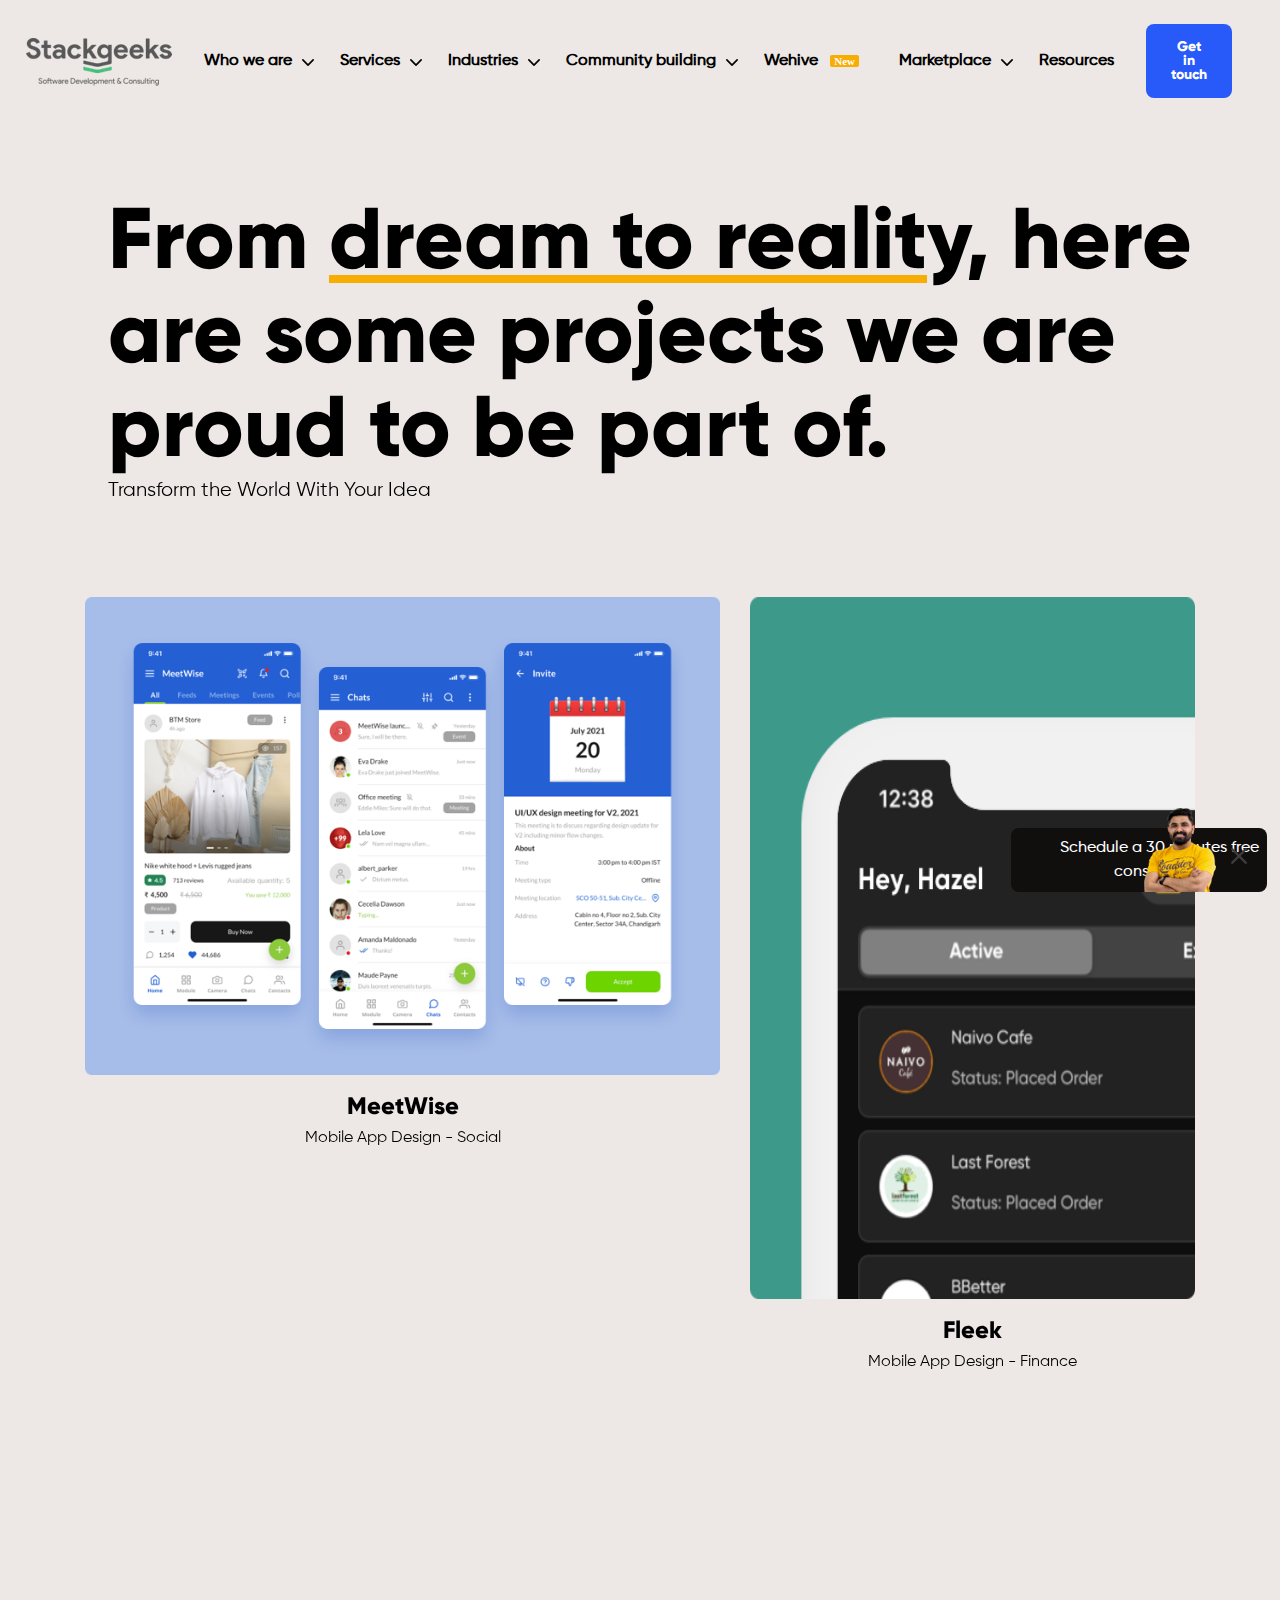
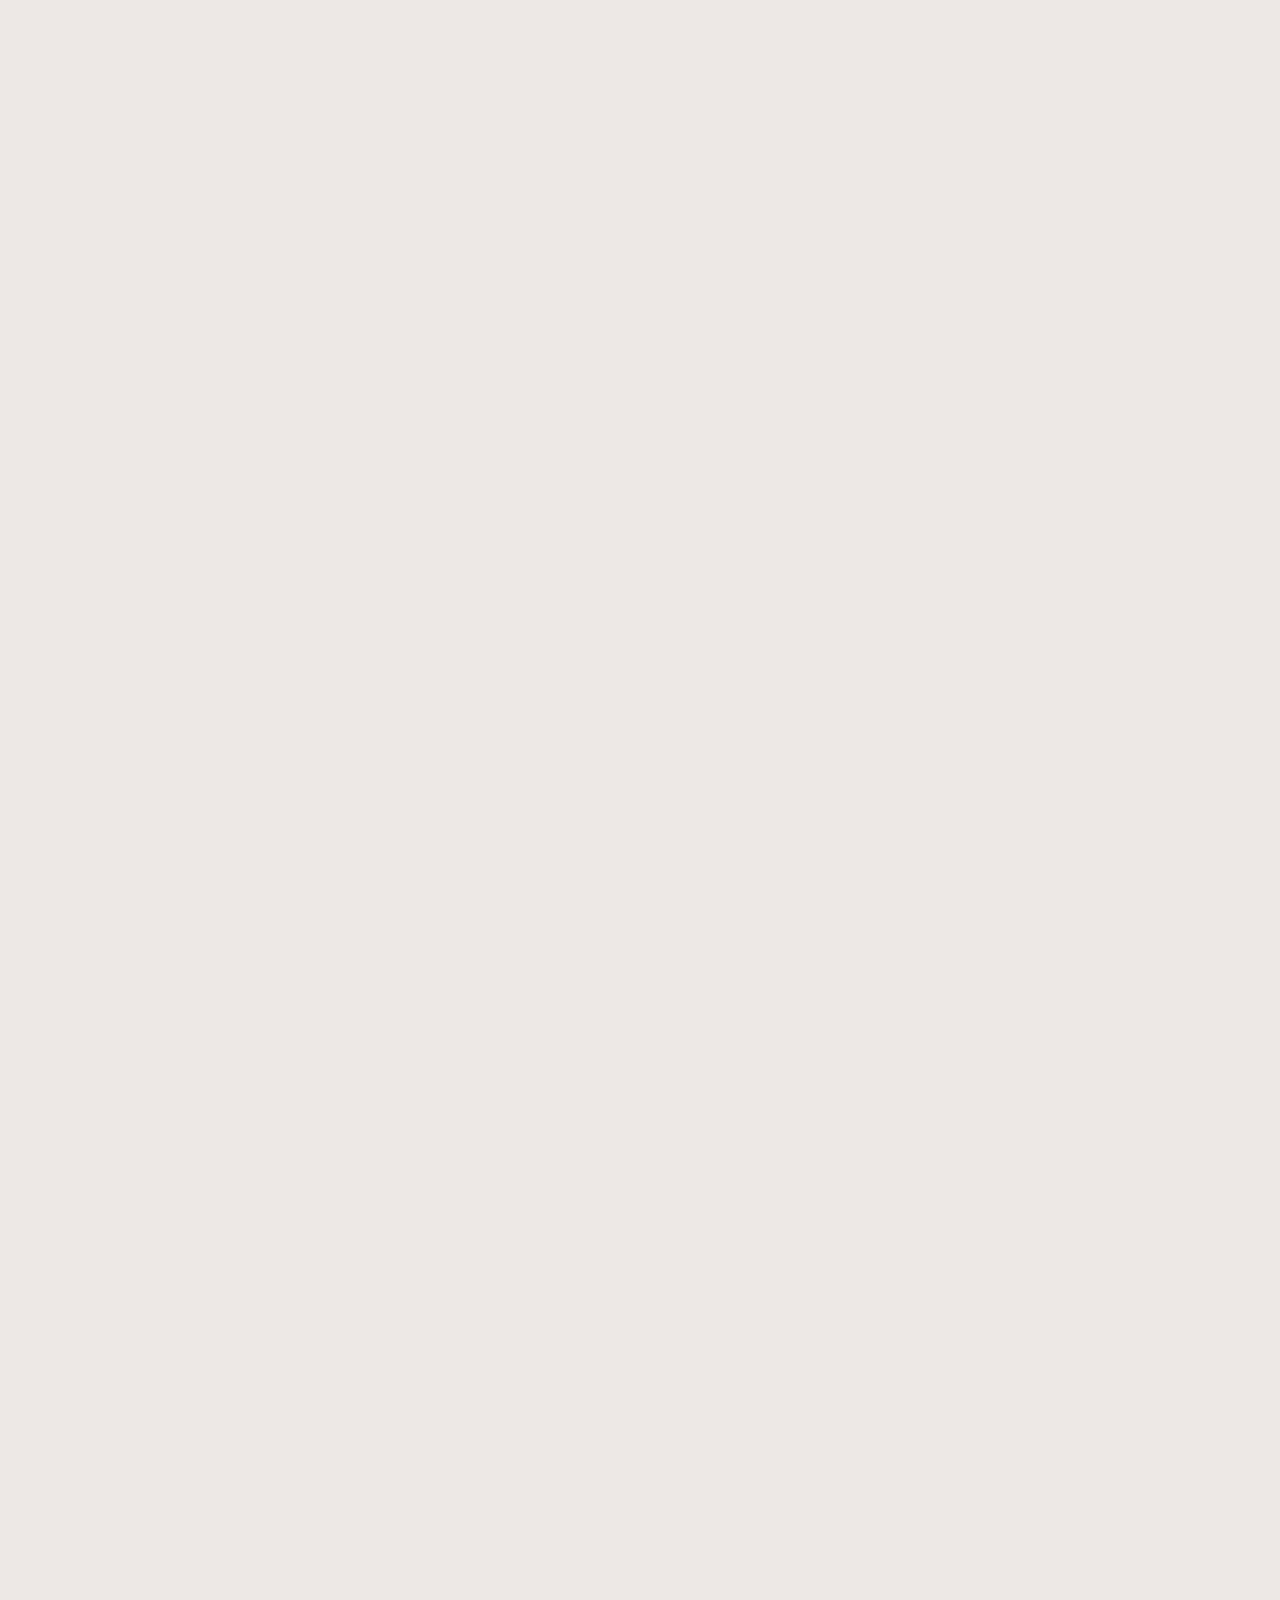
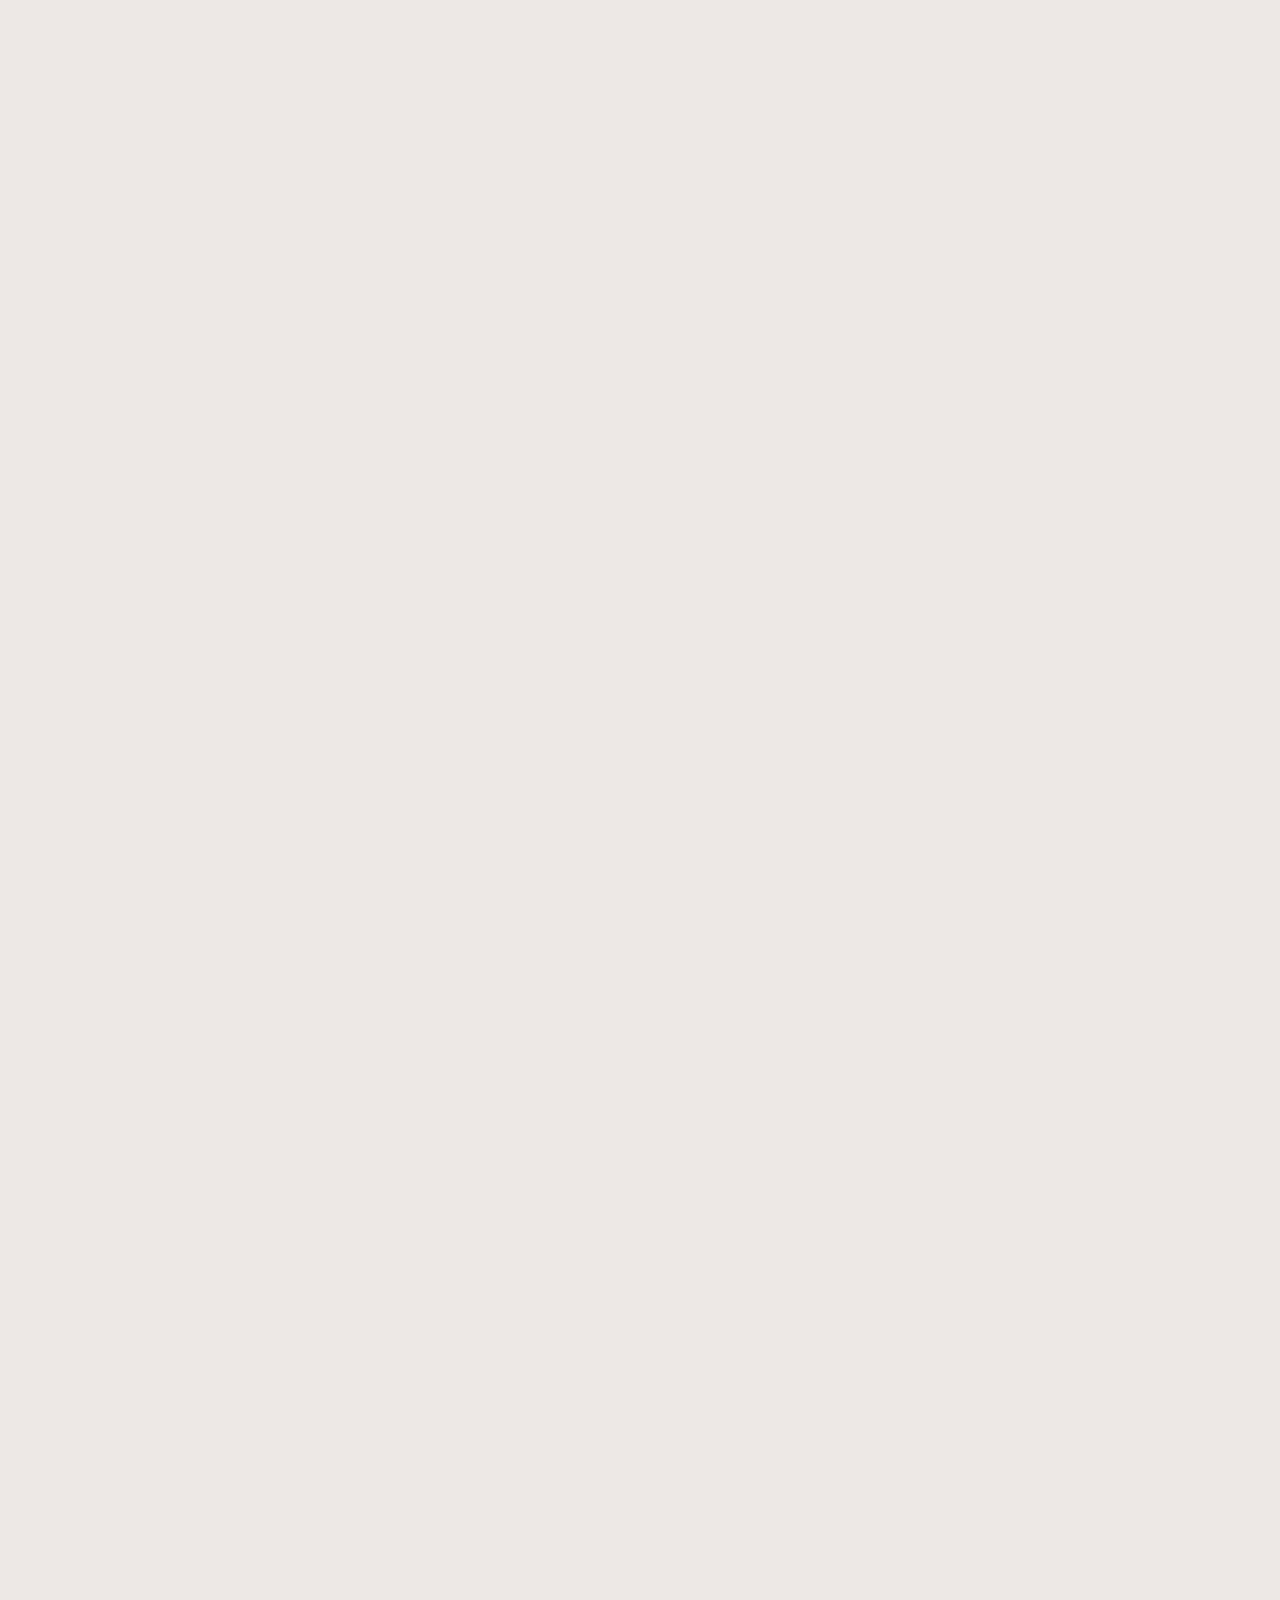
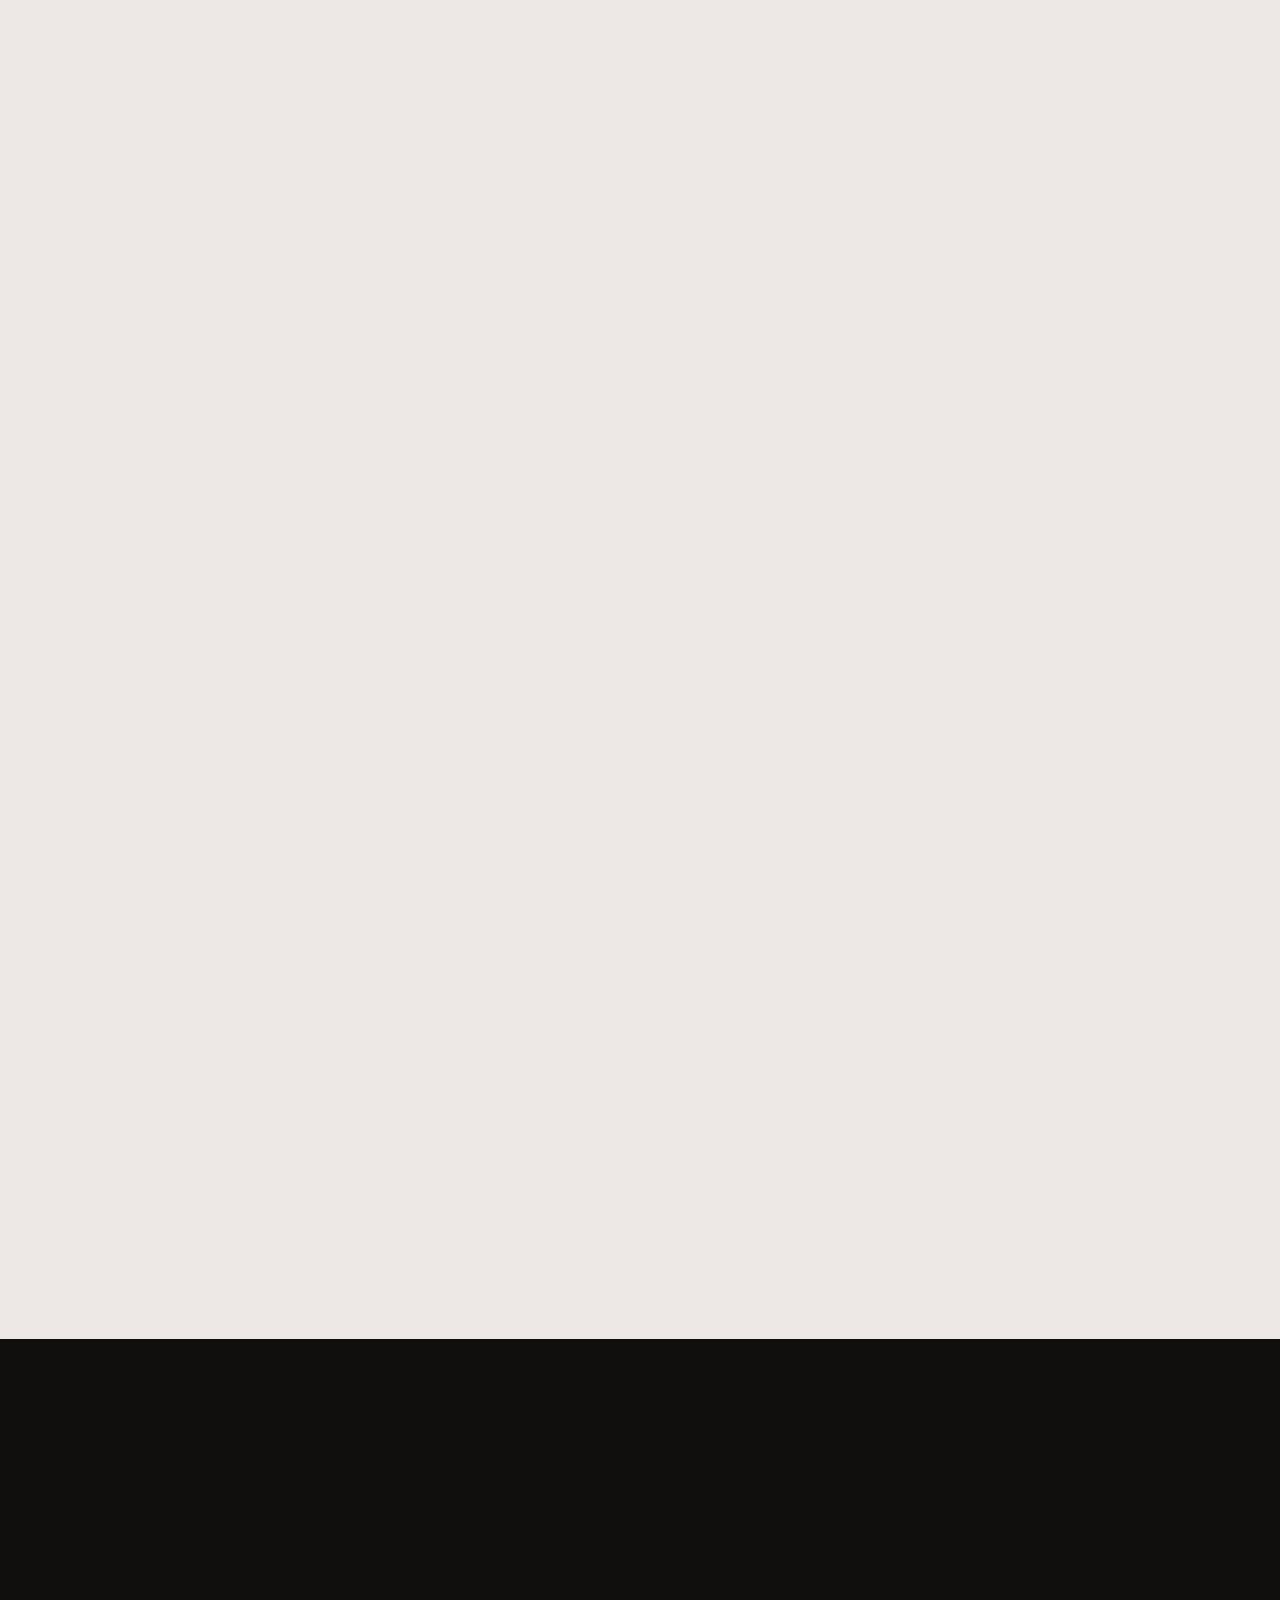
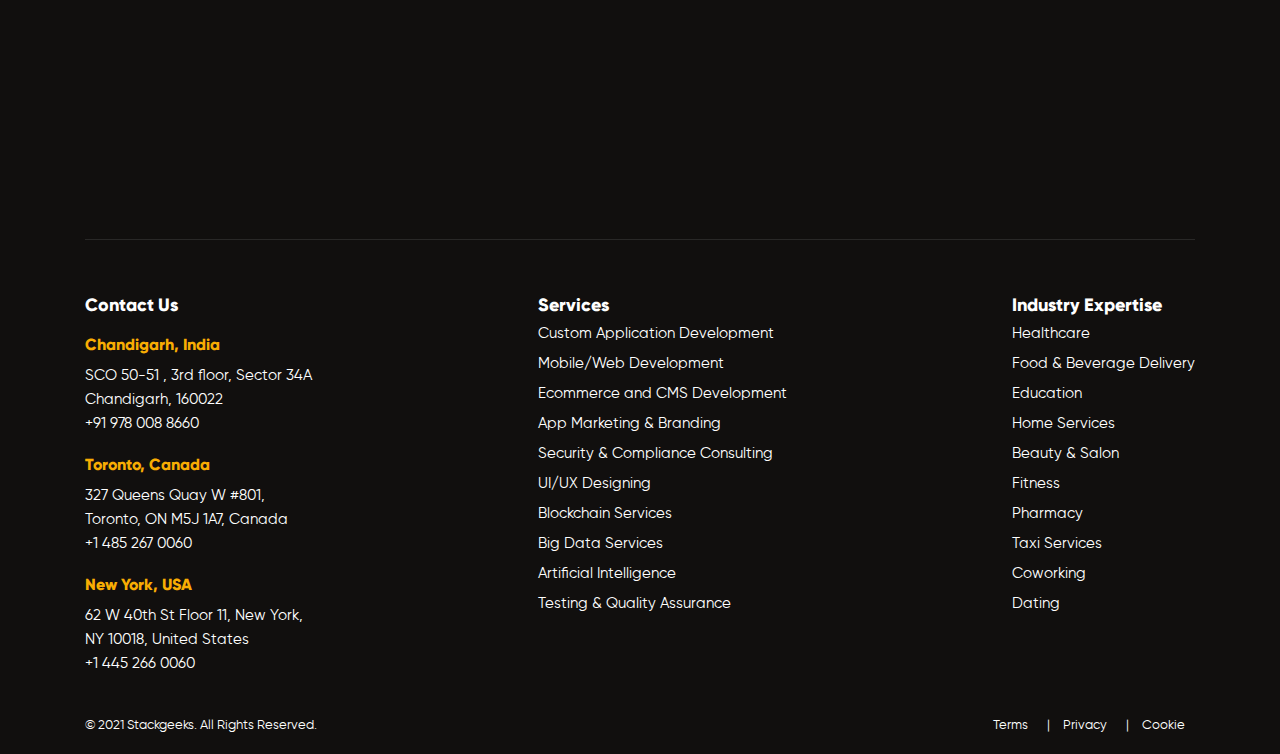
<file: work.html>
<!DOCTYPE html>
<html lang="en">

  <head>
    <meta charset="UTF-8">
    <meta name="viewport" content="width=device-width, initial-scale=1.0">
    <title>work.html</title>
    <!-- boost-link -->
    <link rel="stylesheet" href="assets/css/bootstrap.min.css">
    <!-- reboot.css -->
    <link rel="stylesheet" href="assets/css/reboot.css">
    <!-- style.css -->
    <link rel="stylesheet" href="assets/css/style.css">
    <!-- owl-carousel.css -->
    <link rel="stylesheet" href="assets/css/owl.carousel.min.css">
    <link rel="stylesheet" href="assets/css/owl.theme.default.min.css">
    <!-- responsive.css -->
    <link rel="stylesheet" href="assets/css/responsive.css">
    <!-- font-icon.css -->
    <link rel="stylesheet" href="https://unpkg.com/aos@next/dist/aos.css" />
    <!-- aos-animations -->
    <link rel="stylesheet" href="https://cdnjs.cloudflare.com/ajax/libs/font-awesome/4.7.0/css/font-awesome.min.css">
    <link rel="preconnect" href="https://fonts.gstatic.com">
    <link href="https://fonts.googleapis.com/css2?family=Montserrat:ital,wght@0,500;1,300&display=swap" rel="stylesheet">
    <link rel="stylesheet" href="https://unpkg.com/aos@next/dist/aos.css" />
  </head>
<body>
  <div class="cdkjs"> 
    <header>
      <nav class="nav">
        <ul class="nav-list ergre d-lg-none ">
            <div class="logo">
              <img src="./assets/img/header_logo.png" alt="">
            </div>
             <li class="nav-logo">
              <button class="btn main-btn mt-4">Get in touch</button>
              <button class="btn dfgf" id="nav-toggle" onclick="toggle()">
                <i class="fa fa-bars"></i></button>
             </li>
        </ul>
        <ul class="nav-list " id="fdsd">
          <li class="nav-logo d-md-block d-none">
            <div class="logo">
              <img src="./assets/img/header_logo.png" alt="">
            </div>
          </li>
          <li class="nav-link"><a href="#">Who we are <img src="./assets/img/ic_dropdown.png" alt=""></a>
            <ul class="nav-drop">
              <li><a href="#">Our Team</a></li>
              <li><a href="#">Our Process</a></li>
              <li><a href="#">History</a></li>
            </ul>
          </li>
          <li class="nav-link"><a href="#">Services <img src="./assets/img/ic_dropdown.png" alt=""></a>
            <ul class="nav-drop">
              <li>Portfolio</li>
              <li>Showcase</li>
            </ul>
          </li>
          <li class="nav-link"><a href="#">Industries <img src="./assets/img/ic_dropdown.png" alt=""></a>
            <!-- <ul class="nav-drop">
              <li>Portfolio</li>
              <li>Showcase</li>
            </ul> -->
          </li>
          <li class="nav-link"><a href="#">Community building <img src="./assets/img/ic_dropdown.png" alt=""></a>
            <!-- <ul class="nav-drop">
              <li>Portfolio</li>
              <li>Showcase</li>
            </ul> -->
          </li>
          <li class="nav-link"><a href="#">Wehive <span class="new">New</a></span>
          </li>
          <li class="nav-link"><a href="#">Marketplace <img src="./assets/img/ic_dropdown.png" alt=""></a>
            <!-- <ul class="nav-drop">
              <li>Portfolio</li>
              <li>Showcase</li>
            </ul> -->
          </li>
          <li class="nav-link"><a href="#">Resources</a></li>
          <li class="nav-item"><a href="#"><button class="btn main-btn">Get in touch</button></a></li>
  
        </ul>
      </nav>
    </header>
  </div>

  <!-- header-end -->
  <section class="first-section">
    <div class="container">
      <div class="row">
        <div class="col-md-12">
          <!-- <h2 class="main-title">
           <span data-aos="fade-up" data-aos-duration="3000">
            Trusted By more 
           </span> <br class="d-lg-none d-block" /> <span data-aos="fade-up" data-aos-duration="3000">than</span> <span class="underline"data-aos="fade-up" data-aos-duration="3000"> 250 Global</span><br class="d-lg-none d-block" /> <span data-aos="fade-up" data-aos-duration="3000">Enterprises</span>
          </h2> -->

          <h2 class="main-title" data-aos="fade-up" data-aos-duration="500">
            From <span class="underline">dream to realit</span>y, here <br class="d-md-block d-none" /> are some projects we are <br class="d-md-block d-none" /> proud to be part of.
          </h2>   

        </div>
        <div class="col-md-10">
          <div >
            <p class="main-para" data-aos="fade-up"  data-aos-duration="500">
                Transform the World With Your Idea
            </p>
          </div>
        </div>
      </div>
    </div>
  </section>

  <!-- first section-end -->

  <section class="mt-4" data-aos="fade-up"  data-aos-duration="500">
    <div class="container">
        <div class="row">
            <div class="col-md-7">
                <div class="meetwiseed" data-aos="fade-up"  data-aos-duration="500">
                    <img src="assets/imgs/meetwise.png" class="gfchgfjhn" alt="">
                    <h6 class="jgnhggmkjbkj">MeetWise</h6>
                    <p class="jgjgkj">Mobile App Design - Social</p>
                </div>
            </div>
            <div class="col-md-5">
                <div class="meetwiseed" data-aos="fade-up"  data-aos-duration="500">
                    <img src="assets/imgs/fleek.png" class="gfcdsdhgfjhn" alt="">
                    <h6 class="jgnhggmkjbkj">Fleek</h6>
                    <p class="jgjgkj">Mobile App Design - Finance</p>
                </div>
            </div>
        </div>
    </div>
</section>
 
 <!-- first section-end -->

 <section class="mt-4" data-aos="fade-up"  data-aos-duration="500">
    <div class="container">
        <div class="row">
            <div class="col-md-6">
                <div class="meetwiseed" data-aos="fade-up"  data-aos-duration="500">
                    <img src="assets/imgs/iamhotyoga.png" class="gfchgfjhn" alt="">
                    <h6 class="jgnhggmkjbkj">I am Hot Yoga</h6>
                    <p class="jgjgkj">Mobile App Design - Fitness</p>
                </div>
            </div>
            <div class="col-md-6">
                <div class="meetwiseed" data-aos="fade-up"  data-aos-duration="500">
                    <img src="assets/imgs/altask.png" class="gfchgfjhn" alt="">
                    <h6 class="jgnhggmkjbkj">Altask</h6>
                    <p class="jgjgkj">Mobile App Design - Project Management </p>
                </div>
            </div>
        </div>
    </div>
</section>

<!-- first section-end -->

<section class="mt-4" data-aos="fade-up"  data-aos-duration="500">
    <div class="container">
        <div class="row">
            <div class="col-md-5">
                <div class="meetwiseed" data-aos="fade-up"  data-aos-duration="500">
                    <img src="assets/imgs/astro.png" class="gfcdsdhgfjhn" alt="">
                    <h6 class="jgnhggmkjbkj">AstroFusion</h6>
                    <p class="jgjgkj">Mobile App Design - On-demand</p>
                </div>
            </div>
            <div class="col-md-7">
                <div class="meetwiseed" data-aos="fade-up"  data-aos-duration="500">
                    <img src="assets/imgs/pranicme.png" class="gfchgfjhn" alt="">
                    <h6 class="jgnhggmkjbkj">Pranic Me</h6>
                    <p class="jgjgkj"> Mobile App Design - Fitness </p>
                </div>
            </div>
        </div>
    </div>
</section>

 <!-- first section-end -->

 <section class="mt-4" data-aos="fade-up"  data-aos-duration="500">
    <div class="container">
        <div class="row">
            <div class="col-md-7">
                <div class="meetwiseed" data-aos="fade-up"  data-aos-duration="500">
                    <img src="assets/imgs/meetwise.png" class="gfchgfjhn" alt="">
                    <h6 class="jgnhggmkjbkj">MeetWise</h6>
                    <p class="jgjgkj">Mobile App Design - Social</p>
                </div>
            </div>
            <div class="col-md-5">
                <div class="meetwiseed" data-aos="fade-up"  data-aos-duration="500">
                    <img src="assets/imgs/fleek.png" class="gfcdsdhgfjhn" alt="">
                    <h6 class="jgnhggmkjbkj">Fleek</h6>
                    <p class="jgjgkj">Mobile App Design - Finance</p>
                </div>
            </div>
        </div>
    </div>
</section>
 
 <!-- first section-end -->

 <section class="mt-4" data-aos="fade-up"  data-aos-duration="500">
    <div class="container">
        <div class="row">
            <div class="col-md-6">
                <div class="meetwiseed" data-aos="fade-up"  data-aos-duration="500">
                    <img src="assets/imgs/iamhotyoga.png" class="gfchgfjhn" alt="">
                    <h6 class="jgnhggmkjbkj">I am Hot Yoga</h6>
                    <p class="jgjgkj">Mobile App Design - Fitness</p>
                </div>
            </div>
            <div class="col-md-6">
                <div class="meetwiseed" data-aos="fade-up"  data-aos-duration="500">
                    <img src="assets/imgs/altask.png" class="gfchgfjhn" alt="">
                    <h6 class="jgnhggmkjbkj">Altask</h6>
                    <p class="jgjgkj">Mobile App Design - Project Management </p>
                </div>
            </div>
        </div>
    </div>
</section>

<!-- first section-end -->

<section class="mt-4" data-aos="fade-up"  data-aos-duration="500">
    <div class="container">
        <div class="row">
            <div class="col-md-5">
                <div class="meetwiseed" data-aos="fade-up"  data-aos-duration="500">
                    <img src="assets/imgs/astro.png" class="gfcdsdhgfjhn" alt="">
                    <h6 class="jgnhggmkjbkj">AstroFusion</h6>
                    <p class="jgjgkj">Mobile App Design - On-demand</p>
                </div>
            </div>
            <div class="col-md-7">
                <div class="meetwiseed" data-aos="fade-up"  data-aos-duration="500">
                    <img src="assets/imgs/pranicme.png" class="gfchgfjhn" alt="">
                    <h6 class="jgnhggmkjbkj">Pranic Me</h6>
                    <p class="jgjgkj"> Mobile App Design - Fitness </p>
                </div>
            </div>
        </div>
    </div>
</section>


  <!-- sisth section end  -->

  <section class="mt-4" data-aos="fade-up"  data-aos-duration="500">
    <div class="container">
      <div class="ksvj">
        <h2 class="main-title" data-aos="fade-up"  data-aos-duration="500">
          Trusted by the World’s <br class="d-md-block d-none" /> Leading Startups and <br class="d-md-block d-none" />
          Enterprises.
        </h2>
      </div>
    </div>
  </section>


  <!-- fifit sectio -end -->
  <section class="tester_new text-center" data-aos="fade-up"  data-aos-duration="4500">
    <div class="container">
      <div id="carouselExampleIndicators" class="carousel slide" data-ride="carousel">
        <div class="row lsfjdk">
          <div class="col-md-6 order1">
            <div class="carousel-inner" role="listbox">
              <div class="carousel-item active">
                <div class="row">
                  <div class="col-sm-12">
                    <div class="postion">
                      <p> <img src="./assets/img/ic_quote_1.png" alt=""> <br > Stackgeeks is our Outsourcing partner.
                        They really focus on customers and understand their business objectives.
                        We worked with them for over 5 years and they have really done an outstanding job for us. <br >
                         <span><img src="./assets/img/ic_quote_2.png" /> </span> 
                      </p>
                      <h5>William Garrett</h5>
                      <p>Founder, Fleek</p>
                      <div class="bottom-text">
                        <p>01</p>
                        <p>03</p>
                      </div>
                    </div>
                  </div>
                </div>
              </div>
              <div class="carousel-item ">
                <div class="row">
                  <div class="col-sm-12">
                    <div class="postion">
                      <p> <img src="./assets/img/ic_quote_1.png" alt=""> <br > Stackgeeks is our Outsourcing partner.
                        They really focus on customers and understand their business objectives.
                        We worked with them for over 5 years and they have really done an outstanding job for us. <br >
                        <span><img src="./assets/img/ic_quote_2.png" /> </span> 
                      </p>
                      <h5>William Garrett</h5>
                      <p>Founder, Fleek</p>
                      <div class="bottom-text ds">
                        <p>01</p>
                        <p>03</p>
                      </div>
                    </div>
                  </div>
                </div>
              </div>
              <div class="carousel-item ">
                <div class="row">
                  <div class="col-sm-12">
                    <div class="postion">
                      <p> <img src="./assets/img/ic_quote_1.png" alt="">  <br >Stackgeeks is our Outsourcing partner.
                        They really focus on customers and understand their business objectives.
                        We worked with them for over 5 years and they have really done an outstanding job for us. <br >
                        <span><img src="./assets/img/ic_quote_2.png" /> </span> 
                      </p>
                      <h5>William Garrett</h5>
                      <p>Founder, Fleek</p>
                      <div class="bottom-text ad">
                        <p>01</p>
                        <p>03</p>
                      </div>
                    </div>
                  </div>
                </div>
              </div>
            </div>
          </div>
          <div class="col-md-6 order">
            <ol class="carousel-indicators">
              <li data-target="#carouselExampleIndicators" data-slide-to="0" class="active"></li>
              <li data-target="#carouselExampleIndicators" data-slide-to="1"></li>
              <li data-target="#carouselExampleIndicators" data-slide-to="2"></li>
            </ol>
          </div>

        </div>
      </div>
    </div>
  </section>

  <!-- last-section -->
  <section class="last-section" data-aos="fade-up"  data-aos-duration="500">
    <div class="container">
      <div class="text-center">
        <h2 class="bottom-title">Client Case Study</h2>
      </div>
      <!-- Topic Cards -->
      <div id="cards_landscape_wrap-2">
        <div class="row">
          <div class="col-xs-12 col-sm-6 col-md-4 mb-3" data-aos="fade-up"  data-aos-duration="500">
            <div class="card-flyer">
              <div class="text-box">
                <div class="image-box">
                  <img src="./assets/img/casestudy_1.png" alt="" />
                </div>
                <div class="text-container">
                  <h6>Apollo Case Study</h6>
                  <p>The conventional method of providing a discharge summary to the patients at Indraprastha Apollo
                    Hospitals involved a cumbersome print-sign-scan-store routine in obtaining signatures from the pat…
                  </p>
                  <div class="justify-content">
                    <a href="#" class="readmore">Read More</a>
                    <img src="./assets/img/ic_arrow.png" alt="">
                  </div>
                </div>

              </div>
            </div>
          </div>
          <div class="col-xs-12 col-sm-6 col-md-4 mb-3" data-aos="fade-up"  data-aos-duration="500">
            <div class="card-flyer">
              <div class="text-box">
                <div class="image-box">
                  <img src="./assets/img/casestudy_2.png" alt="" />
                </div>
                <div class="text-container">
                  <h6>GSK Case Study</h6>
                  <p>
                    From R&D to clinical testing, successfully launching a new drug requires many signatures and
                    approvals from stakeholders worldwide. GSK can no longer afford to deal with paper and manual s…
                  </p>
                  <div class="justify-content">
                    <a href="#" class="readmore">Read More</a>
                    <img src="./assets/img/ic_arrow.png" alt="">
                  </div>
                </div>

              </div>
            </div>
          </div>
          <div class="col-xs-12 col-sm-6 col-md-4 mb-3" data-aos="fade-up"  data-aos-duration="500">
            <div class="card-flyer">
              <div class="text-box">
                <div class="image-box">
                  <img src="./assets/img/casestudy_3.png" alt="" />
                </div>
                <div class="text-container">
                  <h6>ICON Case Study</h6>
                  <p>
                    ICON traditionally employed manual document signing processes to handle all its documentation needs.
                    These documents were labor-intensive and slowed down the entire process as paper docum…
                  </p>
                  <div class="justify-content">
                    <a href="#" class="readmore">Read More</a>
                    <img src="./assets/img/ic_arrow.png" alt="">
                  </div>
                </div>

              </div>
            </div>
          </div>
        </div>
      </div>
    </div>
  </section>

  <!-- section -->
  <section class="lastdlsj">
    <div class="container">
      <div class="text-center dfd" data-aos="fade-up"  data-aos-duration="4500">
        <h2>Got a Software or App Development Project in Mind?<br >
          Get Started Now.</h2>
        <a href="#"><button class="btn main-btn">Contact Us</button></a>
      </div>
    </div>
  </section>
  <footer class="footer">
    <div class="container">
      <div class="content">
        <div class="link-boxes">
          <ul class="box">
            <li class="link_name">Contact Us</li>
            <li><a href="#"><span>Chandigarh, India</span></a></li>
            <li><a href="#">SCO 50-51 , 3rd floor, Sector 34A <br  /> Chandigarh, 160022<br
                   />
                +91 978 008 8660</a></li>
            <li><a href="#"><span>Toronto, Canada</span></a></li>
            <li><a href="#">327 Queens Quay W #801, <br  />Toronto, ON M5J 1A7, Canada<br
                   />
                  +1 485 267 0060</a></li>
            <li><a href="#"><span>New York, USA</span></a></li>
            <li><a href="#">62 W 40th St Floor 11, New York, <br  />NY 10018, United States<br
                   />
                  +1 445 266 0060</a></li>
          </ul>
          <ul class="box">
            <li class="link_name">Services</li>
            <li><a href="#">Custom Application Development</a></li>
            <li><a href="#">Mobile/Web Development</a></li>
            <li><a href="#">Ecommerce and CMS Development</a></li>
            <li><a href="#">App Marketing & Branding</a></li>
            <li><a href="#">Security & Compliance Consulting</a></li>
            <li><a href="#">UI/UX Designing</a></li>
            <li><a href="#">Blockchain Services</a></li>
            <li><a href="#">Big Data Services</a></li>
            <li><a href="#">Artificial Intelligence</a></li>
            <li><a href="#">Testing & Quality Assurance </a></li>
            
          </ul>
          <ul class="box">
            <li class="link_name">Industry Expertise</li>
            <li><a href="#">Healthcare</a></li>
            <li><a href="#">Food & Beverage Delivery </a></li>
            <li><a href="#">Education</a></li>
            <li><a href="#">Home Services </a></li>
            <li><a href="#">Beauty & Salon  </a></li>
            <li><a href="#">Fitness</a></li>
            <li><a href="#">Pharmacy</a></li>
            <li><a href="#">Taxi Services</a></li>
            <li><a href="#">Coworking</a></li>
            <li><a href="#">Dating</a></li>

          </ul>
        
        </div>
      </div>
    </div>
  </footer>
  <section class="bottom-section">
      <div class="container">
        <div class="bottom-details">
          <div class="bottom_text">
            <span class="copyright_text"><a href="#">© 2021 Stackgeeks. All Rights Reserved.</a></span>
            <span class="policy_terms">
              <a href="#">Terms <span class="pl-3">|</span></a>
              <a href="#">Privacy   <span class="pl-3">|</span></a>
              <a href="#">Cookie </a>
            </span>
          </div>
        </div>
      </div>
  </section>
 <div style="margin: 0 auto ;">
  <section class="info-section" id="croses">
    <div class="containe">
          <div class="text-center">
                <ul class="mb-0">
                  <li class="link_name">Schedule a 30 minutes free consulation. <img src="./assets/img/hitesh_photo.png" alt=""></li>
                  <img src="./assets/img/call_close.png"  onclick="onClose()" class="crose" alt="">
                </ul>
          </div>
    </div>
</section>
 </div>

 
 <script src="assets/js/jquery.js"></script>
 <script src="assets/js/bootstrap.bundle.min.js"></script>

 <script src="assets/js/owl.carousel.min.js"></script>
 <script src="https://unpkg.com/aos@next/dist/aos.js"></script>
 <script src="assets/js/style.js"></script>

</body>


</html>
</file>
<file: assets/css/reboot.css>
*,
*::before,
*::after {
  box-sizing: border-box;
}

html {
  font-family: sans-serif;
  line-height: 1.15;
  -webkit-text-size-adjust: 100%;
  -webkit-tap-highlight-color: rgba(0, 0, 0, 0);
}

article, aside, figcaption, figure, footer, header, hgroup, main, nav, section {
  display: block;
}

body {
  margin: 0;
  font-family: -apple-system, BlinkMacSystemFont, "Segoe UI", Roboto, "Helvetica Neue", Arial, sans-serif, "Apple Color Emoji", "Segoe UI Emoji", "Segoe UI Symbol", "Noto Color Emoji";
  font-size: 1rem;
  font-weight: 400;
  line-height: 1.5;
  color: #212529;
  text-align: left;
  background-color: #fff;
}

[tabindex="-1"]:focus {
  outline: 0 !important;
}

hr {
  box-sizing: content-box;
  height: 0;
  overflow: visible;
}

h1, h2, h3, h4, h5, h6 {
  margin-top: 0;
  margin-bottom: 0.5rem;
}

p {
  margin-top: 0;
}

abbr[title],
abbr[data-original-title] {
  text-decoration: underline;
  text-decoration: underline dotted;
  cursor: help;
  border-bottom: 0;
  text-decoration-skip-ink: none;
}

address {
  margin-bottom: 1rem;
  font-style: normal;
  line-height: inherit;
}

ol,
ul,
dl {
  margin-top: 0;
  margin-bottom: 1rem;
}

ol ol,
ul ul,
ol ul,
ul ol {
  margin-bottom: 0;
}

dt {
  font-weight: 700;
}

dd {
  margin-bottom: 0.5rem;
  margin-left: 0;
}

blockquote {
  margin: 0 0 1rem;
}

b,
strong {
  font-weight: bolder;
}

small {
  font-size: 80%;
}

sub,
sup {
  position: relative;
  font-size: 75%;
  line-height: 0;
  vertical-align: baseline;
}

sub {
  bottom: -0.25em;
}

sup {
  top: -0.5em;
}

a {
  color: #007bff;
  text-decoration: none;
  background-color: transparent;
}
a:not([href]):not([tabindex]) {
  color: inherit;
  text-decoration: none;
}
a:not([href]):not([tabindex]):hover, a:not([href]):not([tabindex]):focus {
  color: inherit;
  text-decoration: none;
}
a:not([href]):not([tabindex]):focus {
  outline: 0;
}

pre,
code,
kbd,
samp {
  font-family: SFMono-Regular, Menlo, Monaco, Consolas, "Liberation Mono", "Courier New", monospace;
  font-size: 1em;
}

pre {
  margin-top: 0;
  margin-bottom: 1rem;
  overflow: auto;
}

figure {
  margin: 0 0 1rem;
}

img {
  vertical-align: middle;
  border-style: none;
}

svg {
  overflow: hidden;
  vertical-align: middle;
}

table {
  border-collapse: collapse;
}

caption {
  padding-top: 0.75rem;
  padding-bottom: 0.75rem;
  color: #6c757d;
  text-align: left;
  caption-side: bottom;
}

th {
  text-align: inherit;
}

label {
  display: inline-block;
  margin-bottom: 0.5rem;
}

button {
  border-radius: 0;
}

button:focus {
  outline: 1px dotted;
  outline: 5px auto -webkit-focus-ring-color;
}

input,
button,
select,
optgroup,
textarea {
  margin: 0;
  font-family: inherit;
  font-size: inherit;
  line-height: inherit;
}

button,
input {
  overflow: visible;
}

button,
select {
  text-transform: none;
}

select {
  word-wrap: normal;
}

button,
[type=button],
[type=reset],
[type=submit] {
  -webkit-appearance: button;
}

button::-moz-focus-inner,
[type=button]::-moz-focus-inner,
[type=reset]::-moz-focus-inner,
[type=submit]::-moz-focus-inner {
  padding: 0;
  border-style: none;
}

input[type=radio],
input[type=checkbox] {
  box-sizing: border-box;
  padding: 0;
}

input[type=date],
input[type=time],
input[type=datetime-local],
input[type=month] {
  -webkit-appearance: listbox;
}

textarea {
  overflow: auto;
  resize: vertical;
}

fieldset {
  min-width: 0;
  padding: 0;
  margin: 0;
  border: 0;
}

legend {
  display: block;
  width: 100%;
  max-width: 100%;
  padding: 0;
  margin-bottom: 0.5rem;
  font-size: 1.5rem;
  line-height: inherit;
  color: inherit;
  white-space: normal;
}

progress {
  vertical-align: baseline;
}

[type=number]::-webkit-inner-spin-button,
[type=number]::-webkit-outer-spin-button {
  height: auto;
}

[type=search] {
  outline-offset: -2px;
  -webkit-appearance: none;
}

[type=search]::-webkit-search-decoration {
  -webkit-appearance: none;
}

::-webkit-file-upload-button {
  font: inherit;
  -webkit-appearance: button;
}

output {
  display: inline-block;
}

summary {
  display: list-item;
  cursor: pointer;
}

template {
  display: none;
}

[hidden] {
  display: none !important;
}

/*# sourceMappingURL=reboot.css.map */
</file>
<file: assets/css/style.css>
@font-face {
  font-family: Gilroy-Bold;
  src: url('../fonts/Gilroy-ExtraBold.otf');
}

@font-face {
  font-family: Gilroy-Light;
  src: url('../fonts/Gilroy-Light.otf');
}


@font-face {
  font-family: Gilroy-Medium;
  src: url('../fonts/medium.ttf');
}

@font-face {
  font-family: Gilroy-Regular;
  src: url('../fonts/regular.ttf');
}

@font-face {
  font-family: Gilroy-SemiBold;
  src: url('../fonts/semibold.ttf');
}

@font-face {
  font-family: Holligate Signature Demo;
  src: url('../fonts/Holligate\ Signature\ Demo.ttf');
}



  .section{
    padding: 50px 0;
  }
 ul {
  list-style: none; }

  a{
    color: #000000;
    text-decoration: none;
   }
   a:hover{
    color: #000000;
    text-decoration: none;
   }
body {
  font-family: 'Gilroy-Medium'; 
  background-color: #EDE8E6;
}

  .inner-section {
    display: flex;
    justify-content: center;
    align-items: center;
    gap: 16px;
}

.top_section {
  padding: 28px 0;
  background: #000;
}

.first-tag h2 {
  font-family: Gilroy-Medium;
  font-size: 13px;
  letter-spacing: 0;
  line-height: 16px;
  margin-bottom: 0;
  color: #FFFFFF;
}
.first-tag h2 img {
  margin-right: 8px;
}

nav .nav-list {
  display: flex;
  padding-left: 0;
  width: 100%;
  justify-content: flex-end;
  align-items: center;
  margin-bottom: 0;
  gap: 16px;
}
nav .nav-list .nav-logo {
  display: flex;
  justify-content: space-between;
  align-items: center;
  margin-right: auto;
}
nav .nav-list .nav-logo .logo {
  font-size: 2.5rem;
  cursor: pointer;
  transition: color 0.2s;
}
nav .nav-list .nav-logo .logo:hover, nav .nav-list .nav-logo .logo:focus {
  color: hotpink;
  text-shadow: 0 0 3rem hotpink;
}
nav .nav-list .nav-logo #nav-toggle {
  display: none;
}
nav .nav-list .nav-link {
  flex-shrink: 0;
    flex-grow: 0;
    font-weight: bold;
    padding: 16px;
    position: relative;
    cursor: pointer;
}
nav .nav-list .nav-link img {
  position: absolute;
  right: -8px;
  top: 37%;
  transition: transform 0.3s;
}
nav .nav-list .nav-link:hover::after {
  width: 60%;
}
nav .nav-list .nav-link:hover ul {
  opacity: 1;
  visibility: visible;
}
nav .nav-list .nav-link:hover img {
  transform: rotate(180deg);
}
nav .nav-list .nav-link .nav-drop {
  position: absolute;
  z-index: 111;
  top: 4rem;
  box-shadow: 0 4px 16px #000;
  background-color: #000;
  border-radius: 4px;
  border: 1px solid #000;
  width: 12rem;
  padding: 0.5rem;
  margin-left: -1rem;
  display: flex;
  flex-direction: column;
  gap: 0.5rem;
  opacity: 0;
  visibility: hidden;
  transition: 300ms ease-out;
}
nav .nav-list .nav-link .nav-drop li {
  padding: 0.5rem 1rem;
  color: #fff;
  border-radius: 4px;
  cursor: pointer;
  transition: background 0.1s;
}
nav .nav-list .nav-link .nav-drop li:hover, nav .nav-list .nav-link .nav-drop li:focus {
  background: rgb(248 173 3);
}

nav .dfgf {
  border: none;
  outline: transparent;
  width: 40px;
  height: 40px;
  border-radius: 0.5rem;
  background: #000;
  font-weight: bold;
  cursor: pointer;
  transition: 0.1s;
}
nav .btn .outline {
  background: inherit;
  border: 2px solid #ffe9f4;
}

nav .btn:focus {
  text-shadow: 0 0 18px hotpink;
  outline: 4px solid #ffcfe7;
}
nav .btn:active {
  transform: scale(0.98);
}

.nav {
  padding: 24px 48px;
}

span.new {
  position: relative;
  height: 16px;
  width: 30px;
  color: #FFFFFF;
  font-family: "Open Sans";
  border-radius: 2px;
  background-color: #F8AD03;
  font-size: 11px;
  font-weight: bold;
  letter-spacing: 0;
  line-height: 15px;
  text-align: center;
  padding:0 4px;
  left: 8px;
}

.btn.main-btn {
  color: #FFFFFF;
  font-family: Gilroy-Bold;
  font-size: 14px;
  letter-spacing: 0;
  font-weight: 200 !important;
  line-height: 14px;
  text-align: center;
  /* background: blue; */
 
  border-radius: 8px;
  background-color: #285AF9;
  padding: 15px 24px;
}

.tester_new .carousel-item p span {
  display: block;
  text-align: end;
}

/* first section */
h2.main-title {
  color: #000000;
  font-family: Gilroy-Bold;
  font-size: 86px;
  letter-spacing: 0;
  line-height: 94px;
  margin-bottom: 0;
}

.underline {
  position: relative;
  z-index: 111;
}

.underline::after {
  content: '';
  position: absolute;
  background: #f8ad03;
  width: 100%;
  height: 8px;
  z-index: -200;
  left: 0px;
  bottom: 8px;
}
section.first-section {
  padding: 46px 0 65px;
}
.left-parnt {
  width: 100%;
  height: 100%;
  display: flex;
  padding-left: 21%;
  align-items: end;
  justify-content: right;
}

img.d-lg-none.d-block.sdfsd {
  width: 100%;
  object-fit: cover;
}

.main-para {
  margin-bottom: 0;
  color: #000000;
  font-family: Gilroy-Regular;
  font-size: 20px;
  letter-spacing: 0;
  line-height: 34px;
}
.dfs{
  width: 33%;
}
/* secend section */
.secend-section{
  padding-bottom: 72px;
}

.font-para{
  font-family: Gilroy-Regular;
  font-size: 28px;
  letter-spacing: 0;
  line-height: 42px;
}
.background.grwe {
  /* overflow: hidden; */
  position: relative;
}
.first-card {
  background-color: #F8AD03;
  padding: 72px;
  position: absolute;
  bottom: 51%;
  width: 100%;
  margin-right: 14px;
}
.secton-parant img {
  width: 100%;
  padding-bottom: 72px;
}
.secton-parant {
  position: relative;
}
p.main-para.next-para {
  font-family: Gilroy-Bold;
  font-size: 20px;
  margin-top: 0px;
  letter-spacing: 0;
  margin-bottom: 20px;
  padding-bottom: 16px;
  line-height: 34px;
 
  position: relative;
}
p.main-para.next-para::after {
  content: '';
  position: absolute;
  background: #000;
  width: 20%;
  height: 4px;
  bottom: 0;
  left: 0;
}
.background {
  background-image: url(../img/dot_graphic.png);
  background-repeat: no-repeat;
  background-size: contain;
  background-position: bottom;
  width: 100%;
  height: 100%;
}

.ksvj{
  display: flex;
  justify-content: center;
  /* align-items: flex-end; */
  text-align: initial;
}

p.main-para.next-para.xcfd::after {
  height: 4px;
  width: 72px;
}
/* .background.fleek{
  background-image: url(../img/ic_fleek.png);
  background-size: cover;
  background-position: top;
} */
.thared-section{
  margin-bottom: 80px;
}
.pink-box {
	margin: 48px 0 0 48px;
  background-color: #EDE8E6;
  padding: 48px;
}

.background.profit {
  background-image: url(../img/perifit_banner.png);
  background-size: cover;
      border-radius: 8px;
}
.background.Societi
{
  background-image: url(../img/societi_banner.png);
  background-size: cover;
   border-radius: 8px;
}
.justify-content{
  display: flex;
  justify-content: space-between;
  align-items: flex-start;
}
.botot-dnf.mt-4 {
  display: flex;
  justify-content: end;
}
.owl-carousel .owl-item img {
  display: block;
  width: unset !important;
}
.owl-dots {
  display: none !important;
}

p.sdlfjk {
  font-family: Gilroy-Bold;
  font-size: 24px;
  letter-spacing: 0;
  margin-bottom: 24px;
  text-align: center;
}
.main-sjdfh {
  border-radius: 8px;
  background-color: #F8AD03;
  padding: 24px;
}
.sklfdjkh h2 {
  color: #000000;
  font-family: Gilroy-Bold;
  font-size: 56px;
  letter-spacing: 0;
  line-height: 69px;
  text-align: center;
  margin-bottom: 8px;
}
.sklfdjkh p {
  color: #000000;
  font-family: Gilroy-Regular;
  font-size: 24px;
  letter-spacing: 0;
  line-height: 29px;
  margin-bottom: 0;
  text-align: center;
}
.main-fifit {
  display: flex;
  justify-content: space-between;
padding: 0 27px;
}

.sdkfljk p {
  margin-bottom: 0;
  margin-top: 28px;
  text-align: center;
  color: #285AF9;
  font-family: Gilroy-Bold;
  font-size: 14px;
  letter-spacing: 0;
  line-height: 14px;
  text-decoration: underline;
}

.tester_new {
	padding: 20px 0 100px;
}
.tester_new hr {
	width: 100px;
}
.tester_new .carousel-item p {
  color: #000000;
  font-family: Gilroy-Regular;
  font-size: 18px;
  letter-spacing: 0;
  line-height: 28px;
  text-align: left;
} 
.tester_new .carousel-item hr {
	width: 100px;
}
.tester_new .carousel-item h5 {
  color: #000000;
  font-family: Gilroy-Bold;
  font-size: 20px;
  margin-bottom: 0;
  letter-spacing: 0;
  text-align: left;
  line-height: 25px;
}
.tester_new .carousel-indicators li {
  height: 249px;
  width: 100%;
	background-image: url('../img/testimonial_img_1.png');
	background-position: center;
	background-size: cover;
	opacity: 0.4;
  cursor:pointer;
  margin: 0 ;
}
.tester_new .carousel-indicators li:nth-child(2) {
	background-image: url('../img/testimonial_img_2.png');
}
.tester_new .carousel-indicators li:nth-child(3) {
	background-image: url('../img/testimonial_img_3.png');
}
.carousel-indicators {
	bottom: 0;
}
.tester_new .carousel-indicators .active {
	opacity: 1;
}

.carousel-indicators{
  margin-right: 0% !important;
}

.lsfjdk{
  height: 278px;
}

.bottom-text {
  display: flex;
  justify-content: space-between;
  position: relative;
  margin-top : 9%;
}
.bottom-text p {
  color: #000000;
  font-family: Gilroy-Regular;
  font-size: 15px;
  letter-spacing: 0;
  margin-bottom: 0;
  line-height: 18px;
}

.bottom-text::after {
  position: absolute;
  content: '';
  background: #abb3bf;
  width: 88%;
  height: 0.8px;
  left: 31px;
  bottom: 12px;
}
.bottom-text::before {
  content: '';
  position: absolute;
  background: #f8ad03;
  width: 10%;
  height: 2px;
  left: 29px;
  z-index: 11;
  bottom: 12px;
}
.ds::before{
  width: 50%;
}
.ad::before{
  width: 88%;
} 

.bottom-title{
  color: #181819;
  font-family: Gilroy-Bold;
  font-size: 42px;
  letter-spacing: 0;
  margin-bottom: 24px;
  line-height: 60px;
}

/*----  Main Style  ----*/
#cards_landscape_wrap-2{
  text-align: center;
}
#cards_landscape_wrap-2 .container{
  padding-top: 80px; 
  padding-bottom: 100px;
}
#cards_landscape_wrap-2 a{
  text-decoration: none;
  outline: none;
}

#cards_landscape_wrap-2 .card-flyer .image-box{
  overflow: hidden;
 border-radius: 8px 8px 0 0;
 
}
#cards_landscape_wrap-2 .card-flyer .image-box img{
  -webkit-transition:all .9s ease; 
  -moz-transition:all .9s ease; 
  -o-transition:all .9s ease;
  -ms-transition:all .9s ease; 
  width: 100%;
  height: 200px;
}
#cards_landscape_wrap-2 .card-flyer:hover .image-box img{
  opacity: 0.7;
  -webkit-transform:scale(1.15);
  -moz-transform:scale(1.15);
  -ms-transform:scale(1.15);
  -o-transform:scale(1.15);
  transform:scale(1.15);
}
#cards_landscape_wrap-2 .card-flyer .text-box{
  text-align: center;
}
#cards_landscape_wrap-2 .card-flyer .text-box .text-container{
  padding: 16px;
  border-radius: 0px 0px 8px 8px ;
  background-color: #fff;
}
#cards_landscape_wrap-2 .card-flyer{
  -webkit-transition: all 0.2s ease-in;
  -moz-transition: all 0.2s ease-in;
  -ms-transition: all 0.2s ease-in;
  -o-transition: all 0.2s ease-in;
  transition: all 0.2s ease-in;
  box-shadow: 0px 3px 4px rgba(0, 0, 0, 0.40);
}
#cards_landscape_wrap-2 .card-flyer:hover{
  background: #fff;
  border-radius: 8px ;
  box-shadow: 0px 15px 26px rgba(0, 0, 0, 0.50);
  -webkit-transition: all 0.2s ease-in;
  -moz-transition: all 0.2s ease-in;
  -ms-transition: all 0.2s ease-in;
  -o-transition: all 0.2s ease-in;
  transition: all 0.2s ease-in;
}
#cards_landscape_wrap-2 .card-flyer .text-box p{
  margin-top: 10px;
  color: #181819;
  font-family: Gilroy-Regular;
  font-size: 15px;
  letter-spacing: 0;
  text-align: left;
  line-height: 24px;
}
#cards_landscape_wrap-2 .card-flyer .text-box h6{
  margin-top: 0px;
  margin-bottom: 4px; 
  color: #181819;
  text-align: left;
  font-family: Gilroy-Bold;
  font-size: 18px;
  letter-spacing: 0;
  line-height: 36px;
}

a.readmore {
  color: #285AF9;
  font-family: Gilroy-Bold;
  font-size: 14px;
  letter-spacing: 0;
  line-height: 14px;
}

section.lastdlsj {
  background-color: #110F0E;
  padding: 70px;
  margin-top: -16%;
  height: 500px;
  position: relative;
  z-index: 11;
  display: flex;
  align-items: center;
}
section.last-section {
  position: relative;
  z-index: 1111;
}

.text-center.dfd {
  margin-top: 22%;
}
.text-center.dfd h2 {
  color: #FFFFFF;
  font-family: Gilroy-Regular;
  font-size: 24px;
  letter-spacing: 0;
  line-height: 34px;
  margin-bottom: 32px;
  text-align: center;
}
.uldj  {
  list-style: disc;
  padding: 16px 0 0 17px;
}
.uldj li{
   margin-bottom: 10px;
}
.titke{
  font-family: Gilroy-Bold;
  font-size: 18px;
  margin-top: 0px;
  letter-spacing: 0;
  margin-bottom: 0px;
  padding-bottom: 0px;
  line-height: 34px;
  position: relative;

}

.uldj .main-para{
   font-size: 18px;
}

footer .content .top{
  display: flex;
  align-items: center;
  justify-content: space-between;
  margin-bottom: 50px;
}
.content .top .logo-details{
  color: #fff;
  font-size: 30px;
}
.content .top .media-icons{
  display: flex;
}
.content .top .media-icons a{
  height: 40px;
  width: 40px;
  margin: 0 8px;
  border-radius: 50%;
  text-align: center;
  line-height: 40px;
  color: #fff;
  font-size: 17px;
  text-decoration: none;
  transition: all 0.4s ease;
}
.top .media-icons a:nth-child(1){
  background: #4267B2;
}
.top .media-icons a:nth-child(1):hover{
  color: #4267B2;
  background: #fff;
}
.top .media-icons a:nth-child(2){
  background: #1DA1F2;
}
.top .media-icons a:nth-child(2):hover{
  color: #1DA1F2;
  background: #fff;
}
.top .media-icons a:nth-child(3){
  background: #E1306C;
}
.top .media-icons a:nth-child(3):hover{
  color: #E1306C;
  background: #fff;
}
.top .media-icons a:nth-child(4){
  background: #0077B5;
}
.top .media-icons a:nth-child(4):hover{
  color: #0077B5;
  background: #fff;
}
.top .media-icons a:nth-child(5){
  background: #FF0000;
}
.top .media-icons a:nth-child(5):hover{
  color: #FF0000;
  background: #fff;
}
footer .content .link-boxes{
  width: 100%;
  display: flex;
  justify-content: space-between;
}
footer .content .link-boxes .box{
  padding: 0;

}
.content .link-boxes .box .link_name{
  color: #FFFFFF;
  font-family: Gilroy-Bold;
  font-size: 18px;
  letter-spacing: 0;
  line-height: 22px;
}

.content .link-boxes .box li{
  margin: 6px 0;
  list-style: none;
}
.content .link-boxes .box li a{
  color: #FFFFFF;
  font-family: Gilroy-Regular;
  font-size: 15px;
  letter-spacing: 0;
  line-height: 20px;
  transition: all 0.4s ease
}
.content .link-boxes .box li a:hover{
  opacity: 1;
  text-decoration: underline;
}
.owl-nav {
  display: none;
}
.content .link-boxes .input-box{
  margin-right: 55px;
}
.link-boxes .input-box input{
  height: 40px;
  width: calc(100% + 55px);
  outline: none;
  border: 2px solid #AFAFB6;
  background: #140B5C;
  border-radius: 4px;
  padding: 0 15px;
  font-size: 15px;
  color: #fff;
  margin-top: 5px;
}
.link-boxes .input-box input::placeholder{
  color: #AFAFB6;
  font-size: 16px;
}
.link-boxes .input-box input[type="button"]{
  background: #fff;
  color: #140B5C;
  border: none;
  font-size: 18px;
  font-weight: 500;
  margin: 4px 0;
  opacity: 0.8;
  cursor: pointer;
  transition: all 0.4s ease;
}
.input-box input[type="button"]:hover{
  opacity: 1;
}
footer .bottom-details{
  width: 100%;
background: #2c303a;
}
footer .bottom-details .bottom_text{
  max-width: 1250px;
  margin: auto;
  padding: 20px 40px;
  display: flex;
  justify-content: space-between;
}
.bottom-details .bottom_text span,
.bottom-details .bottom_text a{
  color: #FFFFFF;
  font-family: Gilroy-Regular;
  font-size: 13px;
  letter-spacing: 0;
  line-height: 24px;
  text-decoration: none;
}
.bottom-details .bottom_text a:hover{
  opacity: 1;
  text-decoration: underline;
}
.bottom-details .bottom_text a{
  margin-right: 10px;
}





section.last-section {
  position: relative;
  z-index: 1111;
  width: 90%;
  margin: 0 auto;
}
.text-container-fluid {
  background: #fff;
  padding: 16px;
}

.fjgkdf{
	margin-right: 99px;
}

footer.footer {
  background-color: #110F0E !important;
}

.content .link-boxes .box li a span {
  color: #F8AD03;
    font-family: Gilroy-Bold;
    font-size: 16px;
    letter-spacing: 0;
    margin-top: 13px ;
    display: inline-block;
    line-height: 20px;
}

.content {
  padding-top: 48px;
  border-top: 1px solid #292827;
}

section.bottom-section {
  padding: 16px;
  background: #110f0e !important;
}

.bottom_text {
  display: flex;
  justify-content: space-between;
  align-items: center;
}

section.info-section {
  border-radius: 8px;
  background-color: #110F0E;
  color: #fff;

  position: fixed;
  bottom: 0;
  padding: 8px;
  margin: 0 1%;
  width: 20%;
  right: 0;
  margin-bottom: 8px;
  z-index: 11111;
}

li.link_name {
  position: relative;
}
li.link_name img {
  position: absolute;
  top: -28px;
  right: 43px;
}

img.crose {
  position: absolute;
  right: 16px;
  top: 16px;
}

header {
  background: #ede8e6;
}

.cdkjs {
  position: fixed;
  top: 0;
  width: 100%;
  z-index: 11111;
}

section.first-section {
  padding: 15% 0 65px 46px;
}

ul.nav-list {
  position: relative;
}
button#nav-toggle {
  position: absolute;
  right: 16px;
  top: 10px;
}
i.fa.fa-bars {
  color: #fff;
}

ul.nav-drop a {
  color: #fff;
  font-weight: 400;
}

.sdfsd{
  width: 100%;
  object-fit: cover;
}

.aligin-center{
  height: 100%;
    /* align-items: center; */
    display: flex;
    flex-direction: column;
    justify-content: center;
}



/* case stady page... */
.first-svfd h2 {
  color: #000000;
  font-family: Gilroy-SemiBold;
  font-size: 14px;
  letter-spacing: 0;
  line-height: 30px;
  margin: 0;
}

.first-svfd p {
  color: #000000;
  font-family: Gilroy-Regular;
  font-size: 20px;
  letter-spacing: 0;
  line-height: 30px;
  margin-bottom: 0;
}

.top_sectionsfjhs {
  display: flex;
  margin-top: 80px;
  gap: 32px;
}

.first-card.sdfs {
  position: relative;
  bottom: 0;
}

.first-card.sdfs {
  position: relative;
  bottom: 0;
  border-radius: 8px;
  padding: 56px;
}

.top-of-section {
  margin-top: 30px;
}
h2.main-title.sdfgsd {
  margin-top: 50px;
  font-size: 64px;
}
.fsdjsdfj {
  background-image: url('../img/dots_graphic.png');
  background-repeat: no-repeat;
  background-position: bottom;
  height: 90%;
  background-size: contain;
}
.main-section{
  margin-top: 80px;
}

.client-sign p {
  margin-bottom: .0;
  color: #000000;
  font-family: Gilroy-SemiBold;
  font-size: 14px;
  letter-spacing: 0;
  line-height: 30px;
}
.client-sign h3 {
  color: #000000;
  font-family: "Holligate Signature Demo";
  font-size: 20px;
  letter-spacing: 0;
  line-height: 30px;
  margin: 0;
}
.main-sign {
  display: flex;
  gap: 24px;
  margin-top: 24px;
}

.main-sign img {
  width: 56px;
  height: 56px;
  object-fit: cover;
}

.fourth-section {
  margin-top: 24px;
  border-radius: 8px;
  background-color: #110F0E;
  /* color: #ffff; */
  margin-bottom: 40px;
  padding: 24px;
}
.first-dfkjs {
  display: flex;
  justify-content: space-between;
}
.first-dfkjs a {
  color: #666666;
  font-family: Gilroy-Bold;
  font-size: 22px;
  letter-spacing: 0;
  line-height: 27px;
  text-align: center;
}
a.active{
  color: #F8AD03;
}

.firsjf img {
  width: 100%;
}

img.sdds {
  height: 736px;
  
}

.bottome-part-info {
  margin-top: 24px;
  margin-bottom: 40px;
}

.firsjf.sdf img {
  height: 352px;
  width: 100%;
}

.black-section {
  padding: 48px 0 48px 48px;
  border-radius: 8px;
  background-color: #110F0E;
}

.black-section h2.main-title {
  color: #fff;
}

.skdj {
  display: flex;
  gap: 48px;
}

.skdj h3 {
  color: #FFFFFF;
  /* font-family: "SF Pro Text"; */
  font-size: 48px;
  margin-bottom: 0;
  padding-left: 15px;
  position: relative;
  letter-spacing: 0;
  line-height: 58px;
  margin-top: 32px;
}

.skdj h3::after {
  content: '';
  position: absolute;
  background: #fff;
  width: 5px;
  height: 5px;
  left: 0;
  top: 47%;
  border-radius: 50%;
}
.block-content ul {
  padding: 0;
  margin-bottom: 0;
}
.block-content ul li {
  display: flex;
  position: relative;
  border-bottom: 1px solid ;
  gap: 18%;
  padding:32px 0 0 0 ;
  margin-bottom: 0;
}
.sdjfhj h4 {
  color: #717171;
  /* font-family: "SF Pro Text"; */
  font-size: 20px;
  letter-spacing: 0;
  line-height: 24px;
  margin-bottom: 16px;
}
.sdjfhj p {
  color: #FFFFFF;
  /* font-family: "SF Pro Text"; */
  font-size: 16px;
  letter-spacing: 0;
  line-height: 19px;
}


.block-content ul li h2 {
  color: #FFFFFF;
  /* font-family: "SF Pro Text"; */
  font-size: 24px;
  font-weight: bold;
  letter-spacing: 0;
  line-height: 29px;
}

.video-sekc {
  position: relative;
}

.video-icon {
  position: absolute;
  top: 0;
  left: 0;
  width: 100%;
  height: 100%;
  display: grid;
  place-content: center;
}


/* sdjkfh */

html{
  scroll-behavior: smooth;
}

.fixed {
  position: sticky;
  top: 0px;
  z-index: 1111;
  width: 100%;
}
.sidenav {
  position: sticky;
  top: 170px;
  z-index: 1111111;
}

.first-dfksdfdfjs.navigation {
  display: flex;
  flex-direction: column;
  /* transform: rotate(
338deg
); */
}

nav#desktop-nav ul {
  gap: 60px;
  padding: 0;
  width: 60px;
  height: 100%;
  display: flex;
  margin-bottom: 0;
  flex-direction: column;
  position: relative;
}
nav#desktop-nav ul li {
  position: relative;
  z-index: 111;
  transform: rotate(
270deg
);
}
nav#desktop-nav {
  position: fixed;
  left: 13px;
  top: 160px;
  width: 100%;
}

nav#desktop-nav ul::after {
  position: absolute;
  content: '';
  background: #b7b0b0;
  width: 1px;
  height: 109%;
  right: 9px;
  top: -7px;
}

nav#desktop-nav ul li.active::after {
  content: '';
  position: absolute;
  background: #f8ad03;
  width: 77%;
  height: 3px;
  bottom: -10px;
  left: 3px;
}

a.page-scroll {
  color: #666;
  font-size: 16px;
  font-family: 'Gilroy-SemiBold';
}

.sddsdd {
  position: relative;
  z-index: 1111;
  background: #ede8e6;
}

nav#desktop-nav ul li.active a{
  color: #000;
}



.video-section.main-section {
  position: relative;
}

.usdnf {
  position: absolute;
  text-align: center;
  left: -21px;
  top: -13px;
  width: 100%;
  z-index: 111;
  height: 100%;
}

.usdnf img {
  width: 290px;
  height: 585px;
}
.center{
  padding: 0;
}


/* .swiper-full-mobile:before {
content: "";
width: 265px;
background: url('../img/mobile.png');
background-size: 100%;
background-repeat: no-repeat;
position: absolute;
left: 0;
right: 0;
top: 0px;
transform: scale(1.05);
height: 560px;
z-index: 2;
margin: auto;
} */
.swiper-full-mobile .swiper-slide {
height: 100%;
}
.swiper-full-mobile .swiper-slide img{
width: 100%;
height: 530px;
object-fit: contain;
opacity: 0.4;
}

.swiper-slide.swiper-slide-active img {
   opacity: 1;
}

#services{
  overflow: hidden;
  padding-bottom: 40px;
}
.d-flex.asdfs {
  justify-content: space-between;
}

.swiper-slide img {
  max-width: 100%;
  transition: all .25s ease-out;
  transform: scale(.75);
  opacity: 0.4;
  transform-origin: center;
}
.swiper-slide-active img {
  transform: scale(1);
  opacity: 1;
}


.Transparented {
  text-align: center;
  padding-bottom: 50px;
}
p.generateseded.aos-init.aos-animate {
  color: #000000;
  font-family: Gilroy-Bold;
  font-size: 24px;
  letter-spacing: 0;
  line-height: 30px;
  margin: 0;
  padding: 8px 0;
}
p.vgeneratestrer.aos-init.aos-animate {
  color: #000000;
  font-family: Gilroy-Regular;
  font-size: 18px;
  letter-spacing: 0;
  line-height: 28px;
  margin: 0;
  padding: 0 46spx;
}
p.earned.aos-init.aos-animate {
  color: #000000;
  font-family: Gilroy-Regular;
  font-size: 24px;
  letter-spacing: 0;
  line-height: 29px;
}
.ughkhwihd.aos-init.aos-animate {
  text-align: center;
}
.lkjljlejldew {
  padding: 40px 0 8px 0;
}
p.ljefwlfjwlrel {
  color: #000000;
  font-family: Gilroy-Regular;
  font-size: 18px;
  letter-spacing: 0;
  line-height: 28px;
  margin: 0;
}
p.ljkwejwlfje {
  color: #000000;
  font-family: Gilroy-Bold;
  font-size: 24px;
  margin: 0;
  letter-spacing: 0;
  line-height: 30px;
  padding: 6px 0 2px 0;
}
p.kjhjhdwqkwshq.aos-init.aos-animate {
  color: #000000;
  font-family: Gilroy-Regular;
  font-size: 24px;
  letter-spacing: 0;
  line-height: 29px;
}
.kjhKSHk {
  padding-left: 360px;
  padding-top: 8px;
}
.easgtfsfrfr.d-flex {
  padding: 56px 99px 80px 99px;
}
img.sfseaaetaerree {
  padding: 0px 0px 10px 18px;
}
img.sfsesdasgasdterree {
  padding: 0px 18px;
}
img.sfsetytheradaree {
  padding: 0px 0px 10px 0px;
  margin-left: -50px;
}
img.gfchgfjhn {
  width: 100%;
}
h6.jgnhggmkjbkj {
  color: #000000;
  font-family: Gilroy-Bold;
  font-size: 24px;
  letter-spacing: 0;
  line-height: 30px;
  text-align: center;
  padding-top: 16px;
}
p.jgjgkj {
  color: #000000;
  font-family: Gilroy-Regular;
  font-size: 16px;
  letter-spacing: 0;
  line-height: 19px;
  text-align: center;
}
img.gfcdsdhgfjhn {
  width: 100%;
  height: 78vh;
}
.jhkjhnjhnkjhjn.aos-init.aos-animate {
  padding: 100px 0 16px 0;
}
h1.hjnghkajdh {
  color: #000000;
  font-family: Gilroy-Bold;
  font-size: 86px;
  letter-spacing: 0;
  line-height: 94px;
  margin: 0;
  padding-bottom: 16px;
}
p.kjhkhkjhkih {
  color: #000000;
  font-family: Gilroy-Regular;
  font-size: 18px;
  letter-spacing: 0;
  line-height: 34px;
}
p.lkjljfslkjmjkl {
  color: #000000;
  font-family: Gilroy-Regular;
  font-size: 18px;
  letter-spacing: 0;
  line-height: 34px;
}
.hnkljlhjlwkjb {
  padding-left: 600px;
}
.hjliflkjasd {
  color: #000000;
  font-family: Gilroy-Bold;
  font-size: 86px;
  letter-spacing: 0;
  line-height: 94px;
}
p.talentghhj {
  color: #000000;
  font-family: Gilroy-Regular;
  font-size: 20px;
  letter-spacing: 0;
  line-height: 34px;
  margin: 8px 0 32px 0px;
}
a.gyujkukhfjhgf {
  color: #FFFFFF;
  font-family: Gilroy-Bold;
  font-size: 14px;
  padding: 12px 30px;
  letter-spacing: 0;
  border-radius: 8px;
  background-color: #285AF9;
  line-height: 14px;
  text-align: center;
}
p.lkjnqldjladj {
  color: #000000;
  font-family: Gilroy-Regular;
  font-size: 18px;
  letter-spacing: 0;
  line-height: 28px;
  margin: 0;
}
a.lknskdcn {
  color: #FFFFFF;
  font-family: Gilroy-Bold;
  font-size: 14px;
  padding: 12px 30px;
  border-radius: 8px;
  background-color: #285AF9;
  letter-spacing: 0;
  line-height: 14px;
  text-align: center;
}
.ldnaddf.d-flex {
  justify-content: space-between;
  padding-bottom: 40px;
}
.knkajhncfaikjndc {
  padding-top: 16px;
}
img.kjhkahddcahadkjh {
  width: 100%;
  position: relative;
}
img.kjjbnkjlkljkj {
  margin: 0 16px 0 0;
  background-color: #F8AD03;
  padding: 16px;
  border-radius: 50px;
}
img.kjjbnkjlkljkjed {
  margin: 0 16px 0 0;
  border: 2px solid #D4D0CE;
  background-color: #FFFFFF;
  border-radius: 50px;
  padding: 16px;
}
a.kbnkjqnhddqlj {
  color: #0E252F;
  font-family: Gilroy-Bold;
  font-size: 24px;
  letter-spacing: 0;
  line-height: 30px;
}
.njnnklnmlkjklkk {
  padding-bottom: 22px;
}
p.kjhbkjkhkljjk {
  border-radius: 8px 8px 0 0;
  background-color: #EDE8E6;
  position: absolute;
  padding: 24px;
  display: inline-block;
  width: 52%;
  margin: 257px 0px 0px -394px;
}
section.thared-section.black {
  background-color: #110F0E;
  padding: 72px 0px;
}
h1.jbifrhdslhiuh {
  color: #FFFFFF;
  font-family: Gilroy-Bold;
  font-size: 86px;
  letter-spacing: 0;
  line-height: 94px;
  text-align: center;
  margin: 0;
  padding-bottom: 40px;
}
.kjhikhfeckh {
  border-radius: 8px;
  background-color: #F8AD03;
  padding: 24px;
  margin-bottom: 16px;
}
.kjhikhfeckhed{
  border-radius: 8px;
  background-color: #ffffff;
  padding: 24px;
  margin-bottom: 16px;
}
h1.kbkjssbsckds {
  color: #F8AD03;
  font-family: Gilroy-Bold;
  font-size: 20px;
  letter-spacing: 0;
  line-height: 25px;
  text-align: center;
  display: inline-block;
  border-radius: 8px;
  background-color: #110F0E;
  padding: 8px 16px;
  margin: 0;
}
h1.kbkjssbsckdsed {
  color: #000000;
  font-family: Gilroy-Bold;
  font-size: 20px;
  letter-spacing: 0;
  line-height: 25px;
  text-align: center;
  display: inline-block;
  border-radius: 8px;
  background-color: #F8AD03;
  padding: 8px 16px;
  margin: 0;
}
.Languageioj {
  display: flex;
  padding-bottom: 16px;
}
p.lknmlkadsladlkad {
  color: #000000;
  font-family: Gilroy-Bold;
  font-size: 20px;
  letter-spacing: 0;
  line-height: 34px;
  margin: 3px 0 0 16px;
}
p.lkmlkadcadsldlk {
  color: #000000;
  font-family: Gilroy-Regular;
  font-size: 16px;
  letter-spacing: 0;
  line-height: 28px;
  margin: 0;
}
table.kjnlkjasaldjlklknlklknkl {
  width: 100%;
  justify-content: space-between;
  text-align: center;
  box-sizing: border-box;
  border: 1px solid #D9D9D9;
}
td.iouoiuouyhiuyghkas {
  color: #000000;
  font-family: Gilroy-Bold;
  font-size: 20px;
  letter-spacing: 0;
  line-height: 28px;
  text-align: center;
  padding-left: 150px;
}
td.sqatrsdwrddsda {
  color: #000000;
  font-family: Gilroy-Bold;
  font-size: 20px;
  letter-spacing: 0;
  line-height: 28px;
  text-align: center;
  padding-top: 16px;
  padding-bottom: 16px;
}
td.jnsaxqnmdbaasxca {
  color: #000000;
  font-family: Gilroy-Bold;
  font-size: 20px;
  letter-spacing: 0;
  line-height: 28px;
  text-align: center;
}
td.iouoiuouyhiuyg {
  padding: 16px;
  color: #000000;
  font-family: "Open Sans";
  font-size: 18px;
  letter-spacing: 0;
  line-height: 24px;
  text-align: center;
  padding-left: 150px;
}
td.jhnlkjsakjhk {
  color: #000000;
  font-family: "Open Sans";
  font-size: 18px;
  letter-spacing: 0;
  line-height: 24px;
  text-align: center;
  padding: 16px;
}
tr.lkjlkjasdljaldjaldl {
  background: #ffffff;
}
td.sqatrsdwrdd {
  border-left: 3px solid #F8AD03;
  border-right: 3px solid #F8AD03;
}
td.sqatrsdwrddsda {
  border-left: 3px solid #F8AD03;
  border-right: 3px solid #F8AD03;
  border-top: 3px solid #F8AD03;
  background: #F8AD03;
}
td.sqatrsdwrddd {
  border-left: 3px solid #F8AD03;
  border-right: 3px solid #F8AD03;
  border-bottom: 3px solid #F8AD03;
}
img.ljknsdncjknkj {
  width: 100%;
  position: relative;
}
img.iuhknlijbhrwesdhgc {
  padding: 0px 0 20px 0;
  width: 100%;
}
h1.lknjlnlnikhhklk\, {
  color: #000000;
  font-family: Gilroy-Bold;
  font-size: 86px;
  letter-spacing: 0;
  line-height: 94px;
  margin: 56px 0px 16px 0px;
}
li.lknlkmngvasdkmld {
  color: #000000;
  font-family: Gilroy-Regular;
  font-size: 20px;
  letter-spacing: 0;
  line-height: 34px;
  padding: 0 24px 24px 0;
  list-style: disc;
  margin: 0 16px 0 0;
}
ul.lkjnkljnljkdlnbfsl {
  display: flex;
  margin: 0;
}
a.jhfgvhjmgkug {
  border-radius: 8px;
  background-color: #285AF9;
  padding: 12px 30px;
  color: #FFFFFF;
  font-family: Gilroy-Bold;
  font-size: 14px;
  letter-spacing: 0;
  line-height: 14px;
  text-align: center;
  display: inline-block;
}
.kjhjiughbdfsasdfs {
  justify-content: space-between;
  display: flex;
  align-items: center;
}
p.sdfsfhuihyfsdk {
  color: #FFFFFF;
  font-family: Gilroy-Bold;
  font-size: 24px;
  letter-spacing: 0;
  line-height: 60px;
  margin: 0;
}
p.kjghkjhgdbckjas {
  color: #FFFFFF;
  font-family: Gilroy-Bold;
  font-size: 15px;
  letter-spacing: 0;
  line-height: 28px;
  text-align: center;
  margin: 0;
  border-radius: 8px;
  background: #F8AD03;
  padding: 4px 12px;
}
p.kjhbjhadcba {
  color: #FFFFFF;
  font-family: "Open Sans";
  font-size: 18px;
  letter-spacing: 0;
  line-height: 28px;
  margin: 0;
  padding: 10px 0 16px 0;
}
p.kjhbjgkkahdsgakjhasda {
  opacity: 0.5;
  color: #FFFFFF;
  font-family: "Open Sans";
  font-size: 15px;
  letter-spacing: 0;
  line-height: 28px;
  margin: 0;
}
p.jgfnfvhamsdjagkh {
  color: #FFFFFF;
  font-family: Gilroy-Medium;
  font-size: 15px;
  letter-spacing: 0;
  line-height: 28px;
  text-align: center;
  margin: 0;
  border-radius: 8px;
  background-color: rgba(255,255,255,0.19);
  padding: 8px 16px 8px 41px;
}
.kjlhnbjsdgbahgbahjgdbak {
  display: flex;
  justify-content: space-between;
  align-items: center;
}
.kjhnkajdchndakdb {
  position: absolute;
  width: 100%;
  padding: 50px;
  margin: -245px 0 0 -16px;
}
.lkjhiksdfsfhfjkl.aos-init.aos-animate {
  position: relative;
}
</file>
<file: assets/css/responsive.css>
@media screen and (max-width: 1920px) and (min-width:1750px){
  .container {
    max-width: 92% !important;
  }
  section.last-section {
  width: 100%;
  }
  .sdfgsd{
    width: 1199px;
  }
  .dfs {
    width: 25%;
  }
   .wfwewf {
    width: 991px;
  }
  .text-center.dfd {
    margin-top: 10%;
   }
   section.lastdlsj {
    margin-top: -11%;
   }
   .background {
    height: 555px;
    /* background: saddlebrown; */
    background-position: inherit;
    background-size: 100%;
   }
   .usdnf {
    position: absolute;
    text-align: center;
    left: -5%;
    top: -8px;
  }
   .usdnf img {
    height: 573px;
   }
   .swiper-slide.swiper-slide-active img {
    opacity: 1;
    border-radius: 30px;
   }

   .sfddfd{
    height: auto;
     background: none;
   }

   section.first-section {
    padding: 10% 0 65px 46px;
  }
}
@media screen and (max-width: 1749px) and (min-width:1600px){
  .container {
    max-width: 92% !important;
  }
  section.last-section {
  width: 100%;
  }
  section.info-section{
    width: 25%;
  }
  .usdnf img {
    width: auto;
    height: 585px;
  }
  .usdnf {
    position: absolute;
    text-align: center;
    left: -3%;
  }

}
@media screen and (max-width: 1599px) and (min-width:1300px){
  section.first-section {
    padding: 9% 0 40px 0;
   }
   .container {
    max-width: 90%;
   }
   section.last-section {
    width: 100%;
    }
    section.info-section{
      width: 25%;
    }
    .usdnf {
      position: absolute;
      text-align: center;
      left: -22px;
    }

}
@media screen and (max-width: 1200px) {
  nav .nav-list .nav-link {
    padding: 10px;
   }
   li.nav-link a {
    font-size: 11px;
    }
    .nav {
      padding: 8px 15px;
  }
  h2.main-title {
    color: #000000;
    font-family: Gilroy-Bold;
    font-size: 36px;
    letter-spacing: 0;
    line-height: 48px;
  }
  section.first-section {
    padding: 18% 0 65px 46px;
  }
  .main-para {
    margin-bottom: 0;
    color: #000000;
    font-family: Gilroy-Regular;
    font-size: 16px;
    letter-spacing: 0;
    line-height: 26px;
  }
  .btn.main-btn {
    color: #FFFFFF;
    font-family: Gilroy-Bold;
    font-size: 9px;
    letter-spacing: 0;
    font-weight: 200 !important;
    line-height: 14px;
    text-align: center;
    /* background: blue; */
    border-radius: 8px;
    background-color: #285AF9;
    padding: 9px 16px;
  }
  .btn.main-btn.mt-4 {
    margin-top: 0 !important; 
 } 
  /* .first-card {
    background-color: #F8AD03;
    padding: 32px;
    position: absolute;
    bottom: 84%;
    margin-right: 14px;
   } */
   .secton-parant img {
    width: 100%;
    padding-bottom: 44px;
    }

    .background.grwe {
      background: none;
   }
   .first-card {
    background-color: #F8AD03;
    padding: 40px;
    position: absolute;
    bottom: 66%;
    margin-right: 14px;
  }
  p.main-para.next-para {
    font-size: 14px;
    padding-bottom: 8px;
    line-height: 28px;
  }
  p.main-para.err {
    font-size: 16px !important;
  }
  .ksvj {

    justify-content: flex-start;
  }
  .pink-box {
    margin: 30px 0 0 30px;
    background-color: #EDE8E6;
    padding: 48px;
  }
    .sklfdjkh h2 {
      font-size: 40px;
    }
    .sklfdjkh p {
      font-size: 14px;
      line-height: 9px;
  }
  .main-fifit{
    padding: 0;
  }
  .fjgkdf {
    margin-right: 37px;
}
.thared-section {
  margin-bottom: 60px;
}
section.last-section{
  width: 100%;
}
section.info-section{
  width: 29%;
}
.usdnf img {
  width: 257px;
  height: 528px;
}
.usdnf {
  left: 0;
}
h2.main-title.sdfgsd {
  line-height: 60px;
}
 
}


@media screen and (max-width: 991px){
  footer .content .link-boxes{
    flex-wrap: wrap;
  }
  footer .content .link-boxes .input-box{
    width: 40%;
    margin-top: 10px;
  }
  ul.nav-list.dsfdf {
    display: none;
}
ul#fdsd {
  padding: 0 1%;
}
ul.nav-list.ergre {
  display: flex;
  justify-content: space-between;
}
ul.nav-list.ergre li.nav-logo {
  margin: 6px 74px 0 0;
}
#nav-toggle {
  position: absolute;
  right: 11px;
  top: 8px;
}
section.first-section {
  padding: 22% 0 24px 0;
}
.left-parnt{
  padding: 0;
}
.first-card{
  position: unset;
}
.secton-parant img {
  width: 100%;
  padding-bottom: 0;
}
.first-card {
  position: unset;
  width: 90%;
  padding: 24px;
  margin-top: -8%;
  margin-bottom: 24px;
}
p.main-para.next-para {
  font-size: 16px;
}
.btn.main-btn.mt-4 {
  margin-top: 0 !important;
  font-size: 14px;
}
#fdsd{
  display: none;
}

nav .nav-list .nav-link img {
  position: absolute;
  right: -8px;
  top: 29px;
  transition: transform 0.3s;
}
li.nav-link {
  display: flex;
  flex-direction: column;
}
nav .nav-list .nav-link .nav-drop {
  top: 11px;
  /* box-shadow: unset; */
  width: 100%;
  margin-left: 0;
  opacity: 0;
  visibility: hidden;
}
ul.nav-drop {
  display: none !important;
}

li.nav-link:hover ul.nav-drop{
   display: block !important;
}

.background.fleek{
  background: unset;
}
img.d-lg-none.d-block.sdfsd.aos-init.aos-animate {
  width: 100%;
}

.top-of-section {
  margin-top: 0;
}
h2.main-title.sdfgsd {
  margin-top: 0;
}
.fsdjsdfj{
  background: unset;
}
.first-card.sdfs {
  position: relative;
  bottom: 0;
  width: 100%;
  padding: 24px;
  margin-bottom: 0;
  margin-top: 40px;
}
.top_sectionsfjhs {
  display: flex;
  margin-top: 0;
  gap: 32px;
}

.main-section {
  margin-top: 40px;
}
.w-75.mx-auto {
  width: 100% !important;
}

.fixed {
  position: unset;
  z-index: 1111111;
  width: 100%;
}

nav#desktop-nav{
  display: none;
}


.sddsdd {
  position: unset;
  z-index: 1111;
  background: transparent;
}

section.info-section{
  width: 40%;
}
.usdnf {
  position: absolute;
  text-align: center;
  top: 16px;
  width: 100%;
  /* left: 44px; */
  z-index: 111;
  height: 100%;
}
.usdnf img {
  transform: scale(1.1);
  width: auto;
  height: 474px;
}
.usdnf {
  top: 10px;
  left: 0;
}

.sdfd{
  margin: 0;
  width: 100%;
}

}


  @media screen and (max-width: 768px) {
    nav .nav-list .nav-item {
      display: flex !important;
    }
    nav .nav-list .nav-link {
      display: flex !important;
    }
    nav {
      padding: 1rem 0;
    }
    nav .nav-list {
      display: block;
    }
    nav .nav-list .nav-logo #nav-toggle {
      display: block;
    }
    nav .nav-list .nav-link {
      padding: 1.5rem 0;
    }
    nav .nav-list .nav-link image {
      position: absolute;
      right: 1rem;
      top: 1.8rem;
    }
    nav .nav-list .nav-link .nav-drop {
      top: 1rem;
      box-shadow: unset;
      width: unset;
      margin-left: -1rem;
      opacity: 0;
      visibility: hidden;
    }
    nav .nav-list .nav-link:after {
      top: 3em;
      left: 0.08em;
      transition: width 0.3s;
    }
    nav .nav-list .nav-link:hover::after {
      width: 4em;
    }
    nav .nav-list .nav-link:hover ul {
      position: relative;
      opacity: 1;
      visibility: visible;
    }
    footer{
      position: relative;
    }
    .content .top .logo-details{
      font-size: 26px;
    }
    .content .top .media-icons a{
      height: 35px;
      width: 35px;
      font-size: 14px;
      line-height: 35px;
    }
    footer .content .link-boxes .box{
      width: calc(100% / 3 - 10px);
    }
    footer .content .link-boxes .input-box{
      width: 60%;
    }
    .bottom-details .bottom_text span,
    .bottom-details .bottom_text a{
      font-size: 12px;
    }
    #nav-toggle {
      position: absolute;
      right: 11px;
      top: 8px;
    }
    section.first-section {
      padding: 26% 0 24px 0;
    }
    .left-parnt{
      padding: 0;
    }
    .first-card{
      position: unset;
    }
    .secton-parant img {
      width: 100%;
      padding-bottom: 0;
    }
    .first-card {
      position: unset;
      width: 90%;
      padding: 24px;
      margin-top: -8%;
      margin-bottom: 24px;
    }
    p.main-para.next-para {
      font-size: 16px;
    }
    .btn.main-btn.mt-4 {
      margin-top: 0 !important;
      font-size: 14px;
    }
    .secend-section {
      padding-bottom: 24px;
    }
    
    h2.main-title {
      color: #000000;
      font-family: Gilroy-Bold;
      font-size: 32px;
      letter-spacing: 0;
      line-height: 48px;
    }
    img.d-md-none.d-block.sdfsd {
      object-fit: cover;
      width: 100%;
    }
    p.main-para{
      font-size: 16px !important;
    }
   
     .pink-box {
      margin: -40px 0 0 40px;
      background-color: #EDE8E6;
      padding: 24px 24px 0 24px;
     }
     .background.Societi {
      background-image: url(../img/societi_banner.png);
      background-size: cover;
      border-radius: 8px;
      background: #ede8e6;
    }
    .background.profit{
      background: #ede8e6;
    }
    .thared-section {
      margin-bottom: 24px;
    } 
    .main-sjdfh {
      border-radius: 8px;
      background-color: #F8AD03;
      padding: 24px;
      margin-top: 40px;
    }
    .main-fifit{
      display: block;
    }
    .fjgkdf {
      margin-right: 0px;
   }
   .sklfdjkh {
    margin-bottom: 10px;
   }
   .carousel-indicators {
    margin-right: 0% !important;
    margin: 0;
    position: unset;
    }
    .order1{
      order: 2;
    }
    .order{
      order: 1;
    }
    section.last-section {
      margin-top: 28%;
     }
     .tester_new .carousel-item p span {
      display: block;
      text-align: end;
  }
  .bottom-title{
    font-size: 24px;
    margin-bottom: 0;
  }
  section.last-section {
    margin-top: 38%;
   }
   #cards_landscape_wrap-2 .card-flyer .image-box img{
     height: 250px;
   }
   .text-center.dfd {
    margin-top: 48px;
    margin-bottom: 48px;
   }
   section.lastdlsj {
    background-color: #110F0E;
    padding: 0px;
    margin-top: 0;
    height: auto;
    position: relative;
    z-index: 11;
    display: flex;
    align-items: center;
   }
   .content {
    padding-top: 24px;
    border-top: 1px solid #292827;
   }
   footer .content .link-boxes {
    flex-wrap: wrap;
    display: block;
   }
   .containe ul {
    padding: 0;
   }
   footer .content .link-boxes .box {
    width: unset;
    padding-bottom: 24px;
    border-bottom: 1px solid ;
    margin-bottom: 0;
   }
   span.copyright_text {
    display: block;
    text-align: center;
   }
   .bottom_text {
    display: block;
  }
  span.policy_terms {
    text-align: center;
    display: block;
    margin-top: 8px;
  }
  button#nav-toggle {
    position: absolute;
    right: 8px;
    top: 0;
}

.sdkfljk p {
  margin-bottom: 0;
  margin-top: 24px;
  text-align: center;
  color: #285AF9;
  font-family: Gilroy-Bold;
  font-size: 13px;
  letter-spacing: 0;
  line-height: 14px;
  text-decoration: underline;
  }

  .first-dfkjs a {
    font-size: 16px;
   }

   img.sdds {
    height: auto;
    margin-bottom: 32px;
  }

  h2.main-title.dsf.aos-init.aos-animate {
    font-size: 24px !important;
    line-height: 30px;
  }
  .skdj h3 {
    color: #FFFFFF;
    /* font-family: "SF Pro Text"; */
    font-size: 20px;
    margin-bottom: 0;
    padding-left: 15px;
    position: relative;
    letter-spacing: 0;
    line-height: 30px;
    margin-top: 0;
  }
  section.info-section {
    width: 54%;
  }
  .usdnf {
    top: -17px;
    left: 9%;
  }

.swiper-full-mobile .swiper-slide img{
  height: auto;
  object-fit: cover;
}

.usdnf img {
  transform: scale(1);
  width: auto;
  height: 404px;
}
#services {
  overflow: hidden;
  padding-bottom: 20px;
}
.first-card.sdfd.aos-init.aos-animate {
  position: unset;
  /*  */
  bottom: 0;
  width: 100%;
  margin: 0;
}
.usdnf {
  top: -10px;
  left: 0;
}

  }


  @media (max-width: 567px){
    footer::before{
      top: 145px;
    }
    footer .content .top{
      flex-direction: column;
    }
    .content .top .media-icons{
      margin-top: 16px;
    }
   
    footer .content .link-boxes .input-box{
      width: 100%;
    }
    .logo img {
      height: 32px;
      width: 97.33px;
    }
    #nav-toggle {
      position: absolute;
      right: 8px;
      top: 0px;
    }
    nav .dfgf {
      border: none;
      outline: transparent;
      width: 35px;
      height: 35px;
    }
    .btn.main-btn.mt-4 {
      margin-top: 0 !important;
      font-size: 10px;
    }
    ul.nav-list.ergre li.nav-logo {
      margin: 0 61px 0 0;
    }
    .nav {
      padding: 16px 15px;
    }
    .inner-section {
      display: block;
      text-align: center;
   }
   .top_section {
    /* height: 56px; */
    padding: 13px 0;
    background: #000;
    }
    .first-tag h2 {
      font-family: Gilroy-Medium;
      font-size: 10px;
    }
    .first-tag.assa {
      display: block;
      text-align: center;
    }
    .inner-section {
      display: block;
      text-align: center;
     }
     .first-tag {
      display: inline-block;
  }
  li.link_name {
    font-size: 13px;
    position: relative;
    text-align: initial;
}
  section.first-section {
    padding: 30% 0 24px 0;
   }

   section.bottom-section {
    padding: 24px 0 20%;
    background: #110f0e;
}
section.info-section {
  border-radius: 0 0 40px 40px;
  background-color: #110F0E;
  color: #fff;
  position: fixed;
  bottom: 0;
  padding: 19px;
  margin: 0 1%;
  width: 98%;
  margin-bottom: -2px;
  z-index: 11111;
}
.dfs {
  width: 44%;
}

.d-flex.mt-3.aos-init.aos-animate {
  display: block !important;
}

.black-section {
  padding: 24px 0 24px 24px;
  border-radius: 8px;
  background-color: #110F0E;
}
.sdjfhj h4 {
  color: #717171;
  /* font-family: "SF Pro Text"; */
  font-size: 18px;
  letter-spacing: 0;
  line-height: 24px;
  margin-bottom: 0;
}
.sdjfhj.aos-init.aos-animate br {
  display: none;
}

.block-content ul li h2 {
  color: #FFFFFF;
  /* font-family: "SF Pro Text"; */
  font-size: 18px;
  font-weight: bold;
  letter-spacing: 0;
  line-height: 29px;
}
.first-dfkjs a {
  font-size: 11px;
}
.fourth-section{
  padding: 16px;
  margin-bottom: 32px;
}
.ui-cards.aos-init.aos-animate h2.main-title.aos-init.aos-animate {
  margin-bottom: 10px;
}

.usdnf img {
  transform: scale(1);
  width: auto;
  height: 104%;
}
.usdnf {
  top: -14px;
  left: 17px;
}


  }

  @media (max-width: 481px){
   

    li.link_name {
      font-size: 12px;
      position: relative;
      text-align: initial;
  }
  section.last-section {
    margin-top: 64%;
}


section.first-section {
  padding: 40% 0 24px 0;
}
.underline::after {
  content: '';
  position: absolute;
  background: #f8ad03;
  width: 100%;
  height: 4px;
  z-index: -200;
  left: 0px;
  bottom: 4px;
}

.skdj h3 {
  color: #FFFFFF;
  /* font-family: "SF Pro Text"; */
  font-size: 16px;
}

.usdnf img {
  /* transform: scale(1); */
  width: 100% !important;
  height: 105% !important;
}
.usdnf {
  text-align: inherit;
  left: 0;
}

.container {
  overflow: hidden;
}
.swiper-slide {
  width: 100% !important;
}
.swiper-slide img {
  width: 85% !important;
  object-fit: cover !important;
  height: auto;
  position: relative;
  left: 24px;
}
.first-card.sdfd.aos-init.aos-animate {
  position: unset;
  bottom: 0;
  width: 100%;
  margin: 0;
}

  }
</file>
